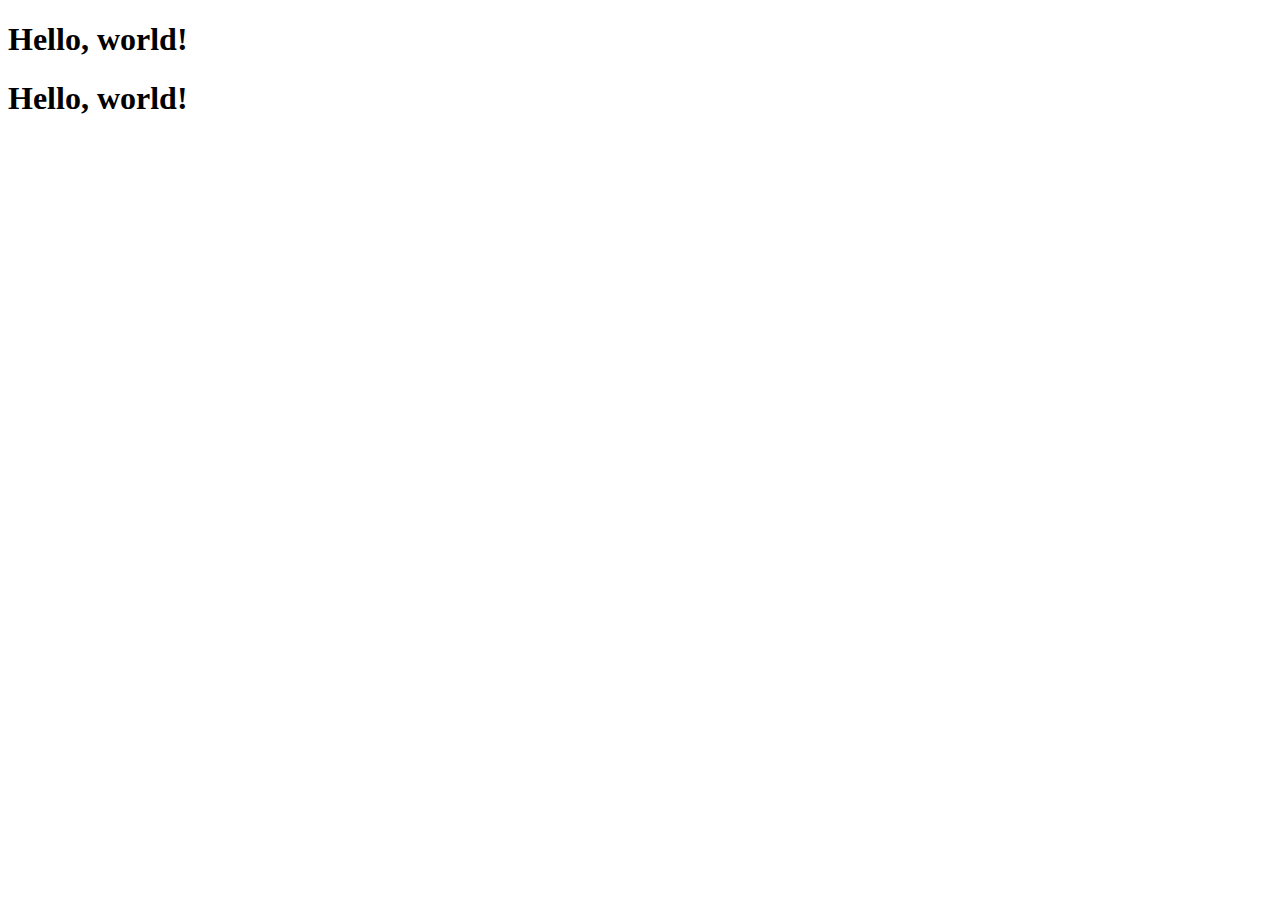
<file: index.htm>
<!doctype html>
<html lang="en">
  <head>
    <meta charset="utf-8">
    <meta name="viewport" content="width=device-width, initial-scale=1">
    <title>Bootstrap demo</title>
  </head>
  <body>
    <h1>Hello, world!</h1>
     <h1>Hello, world!</h1>
  </body>
</html>
</file>
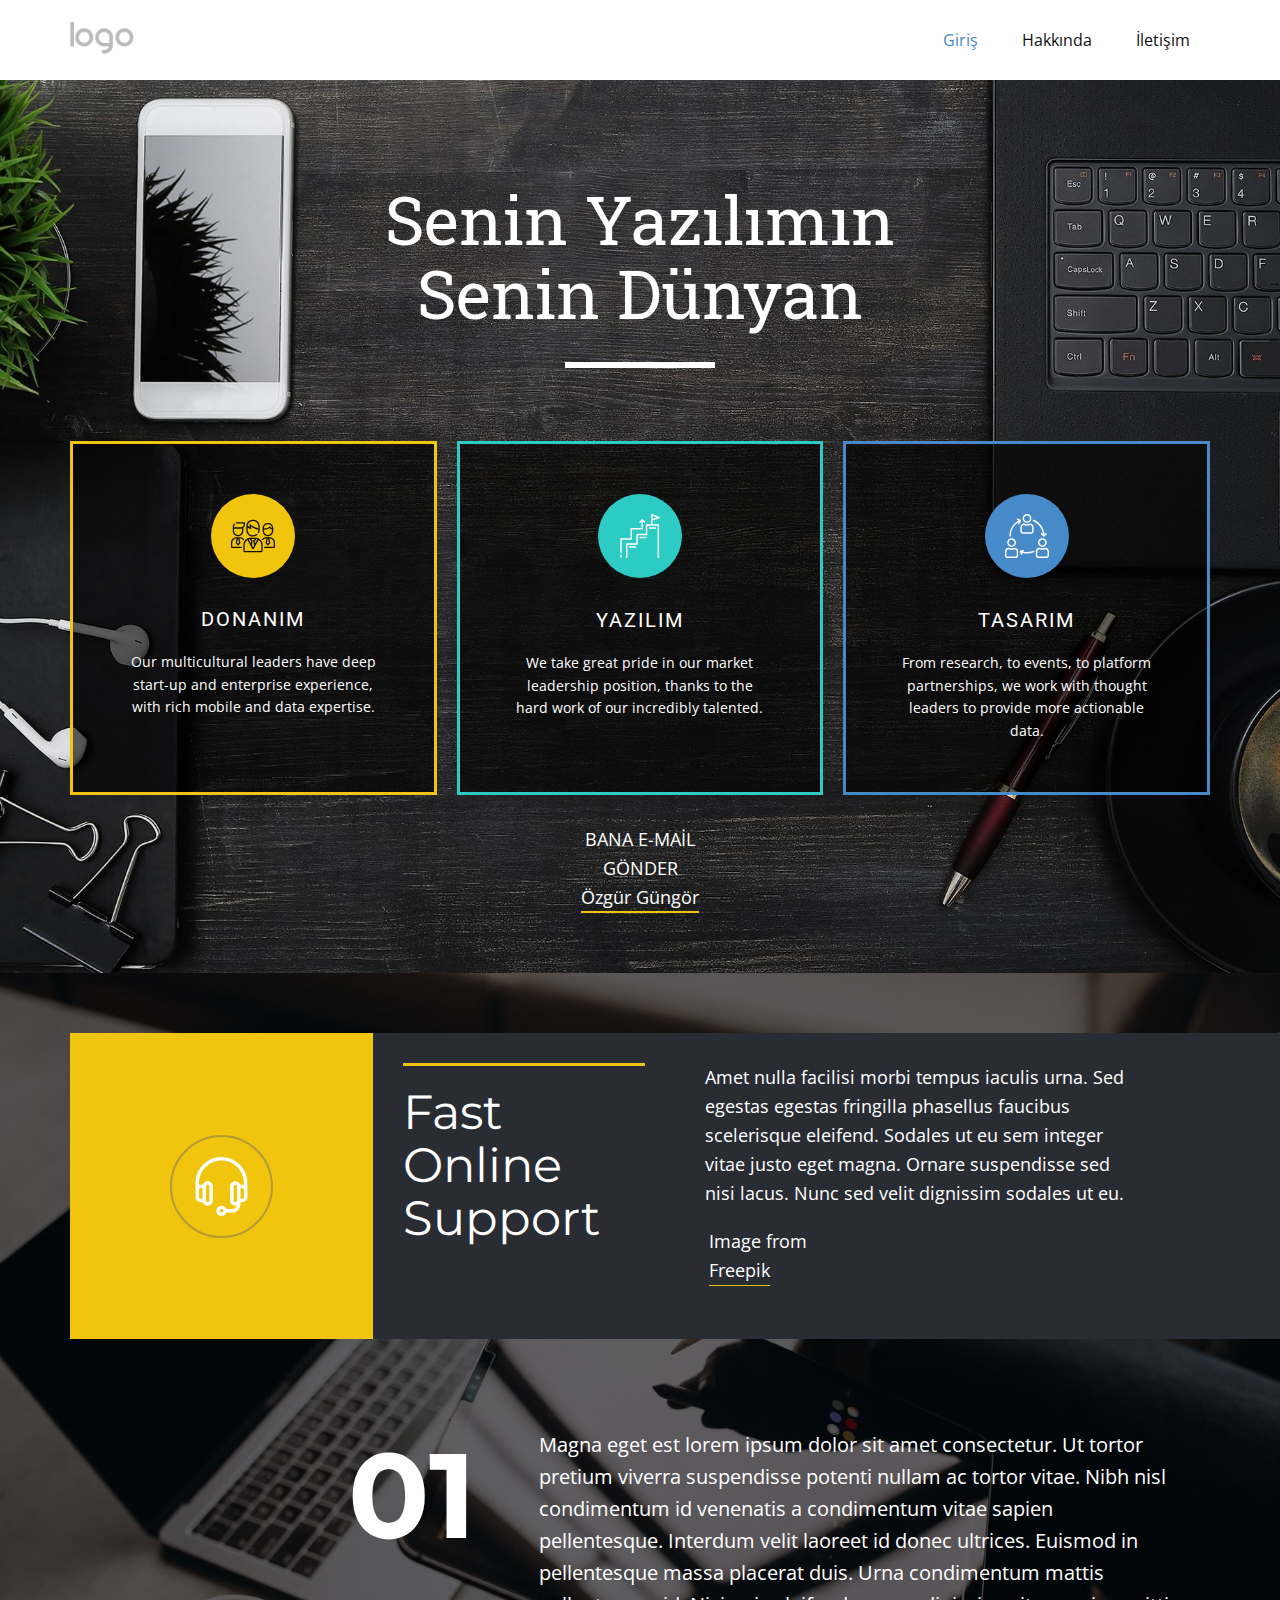
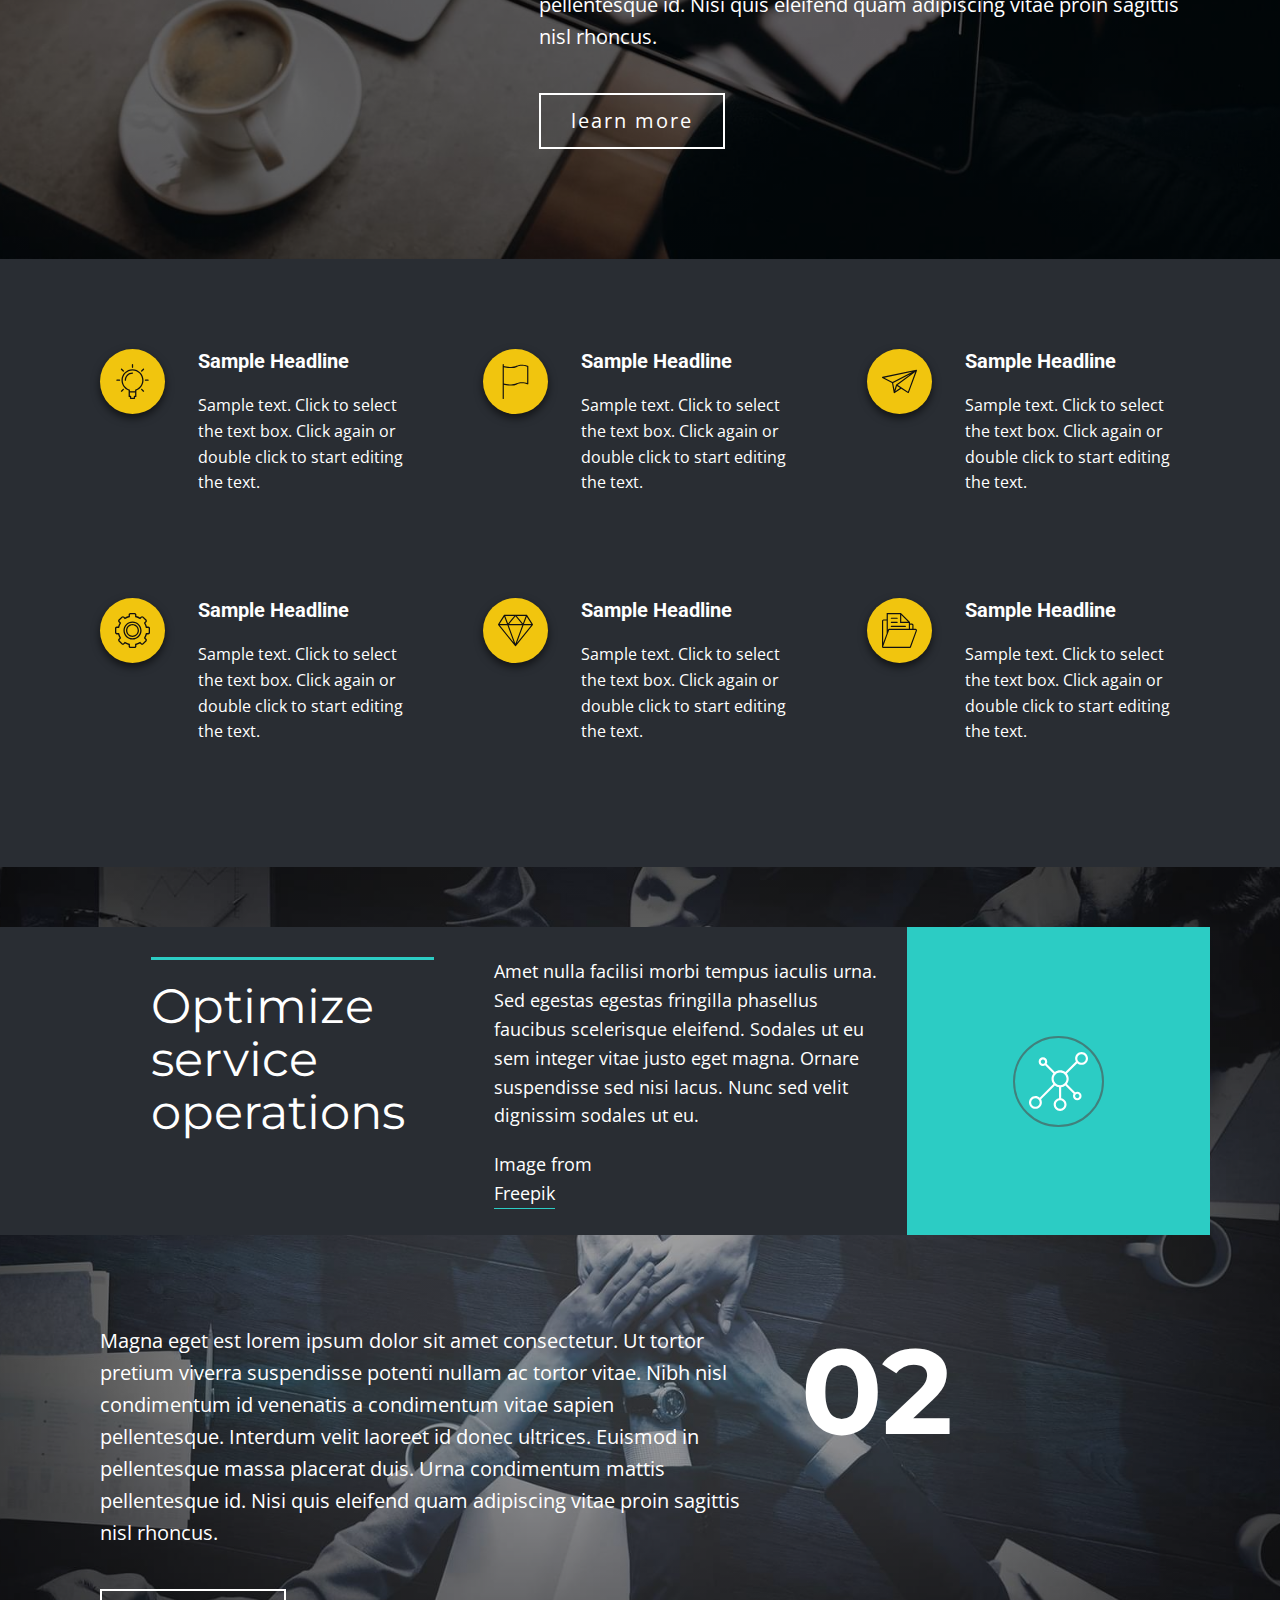
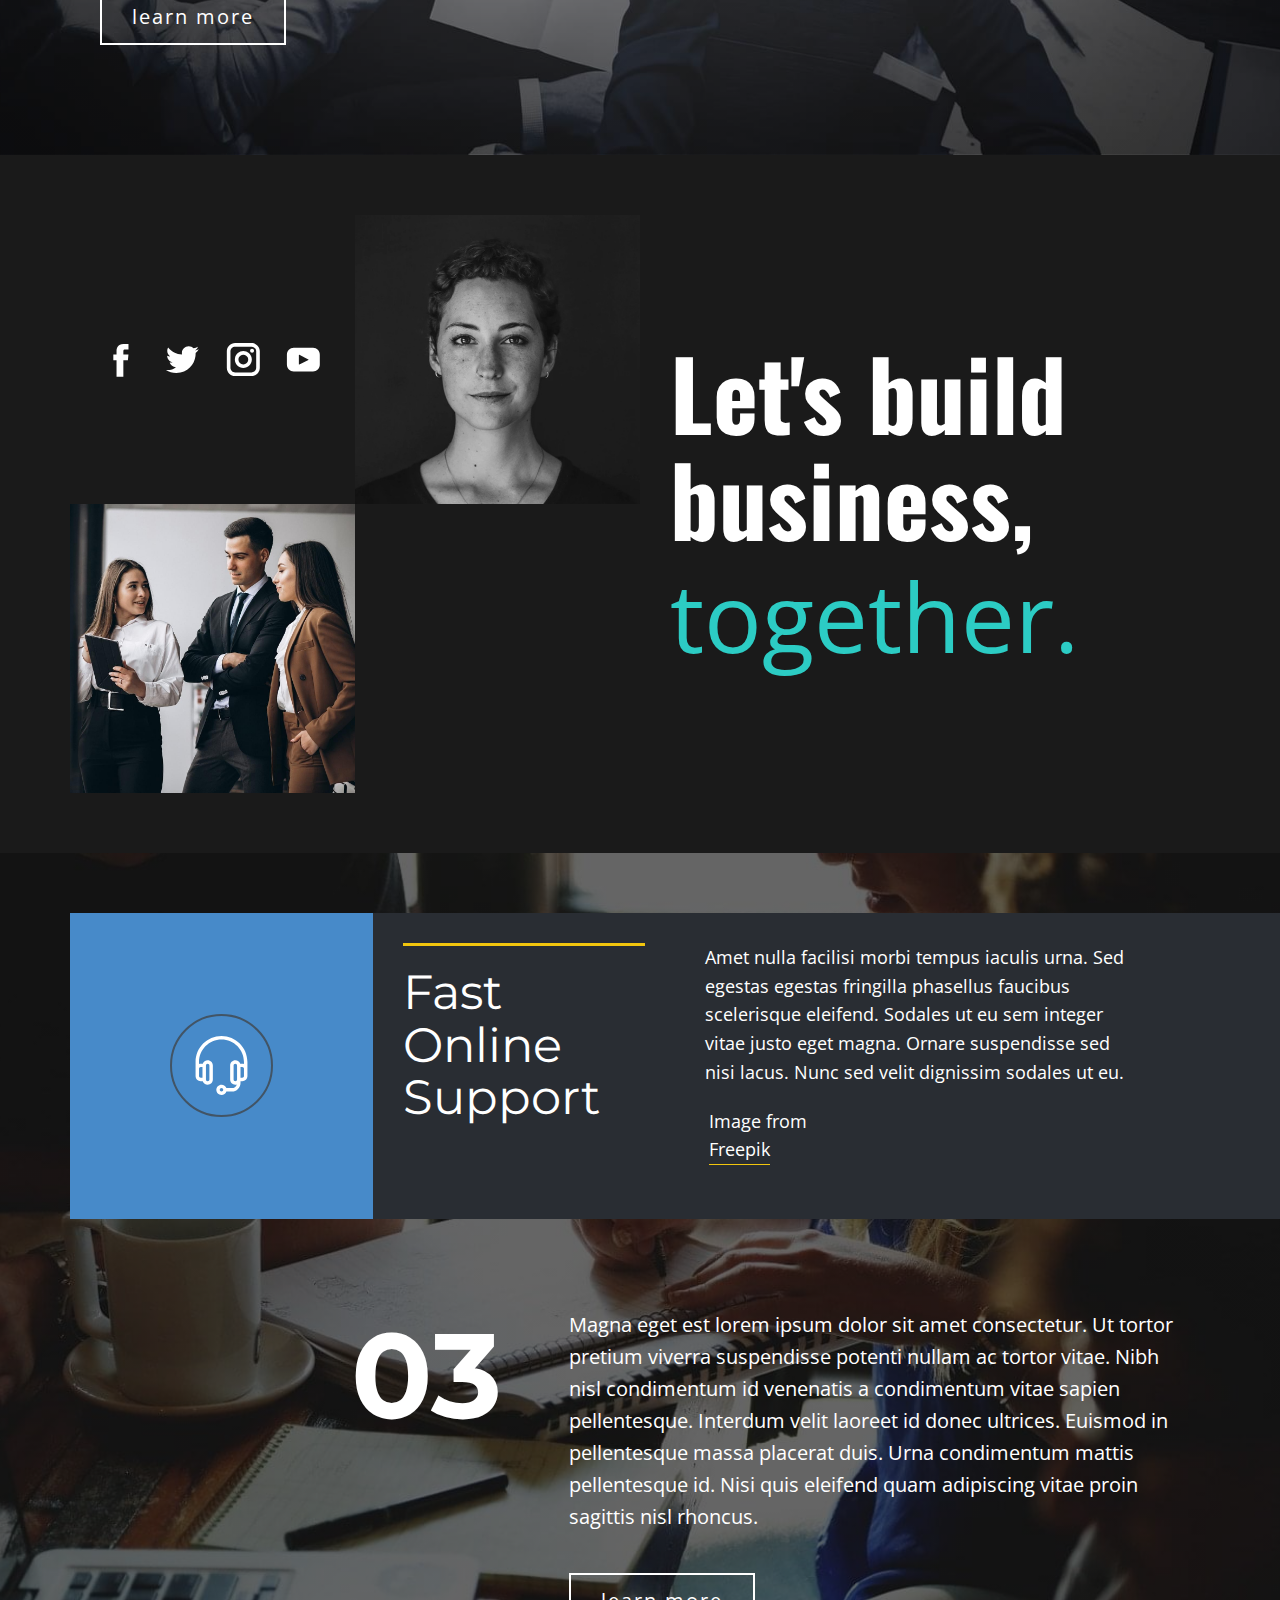
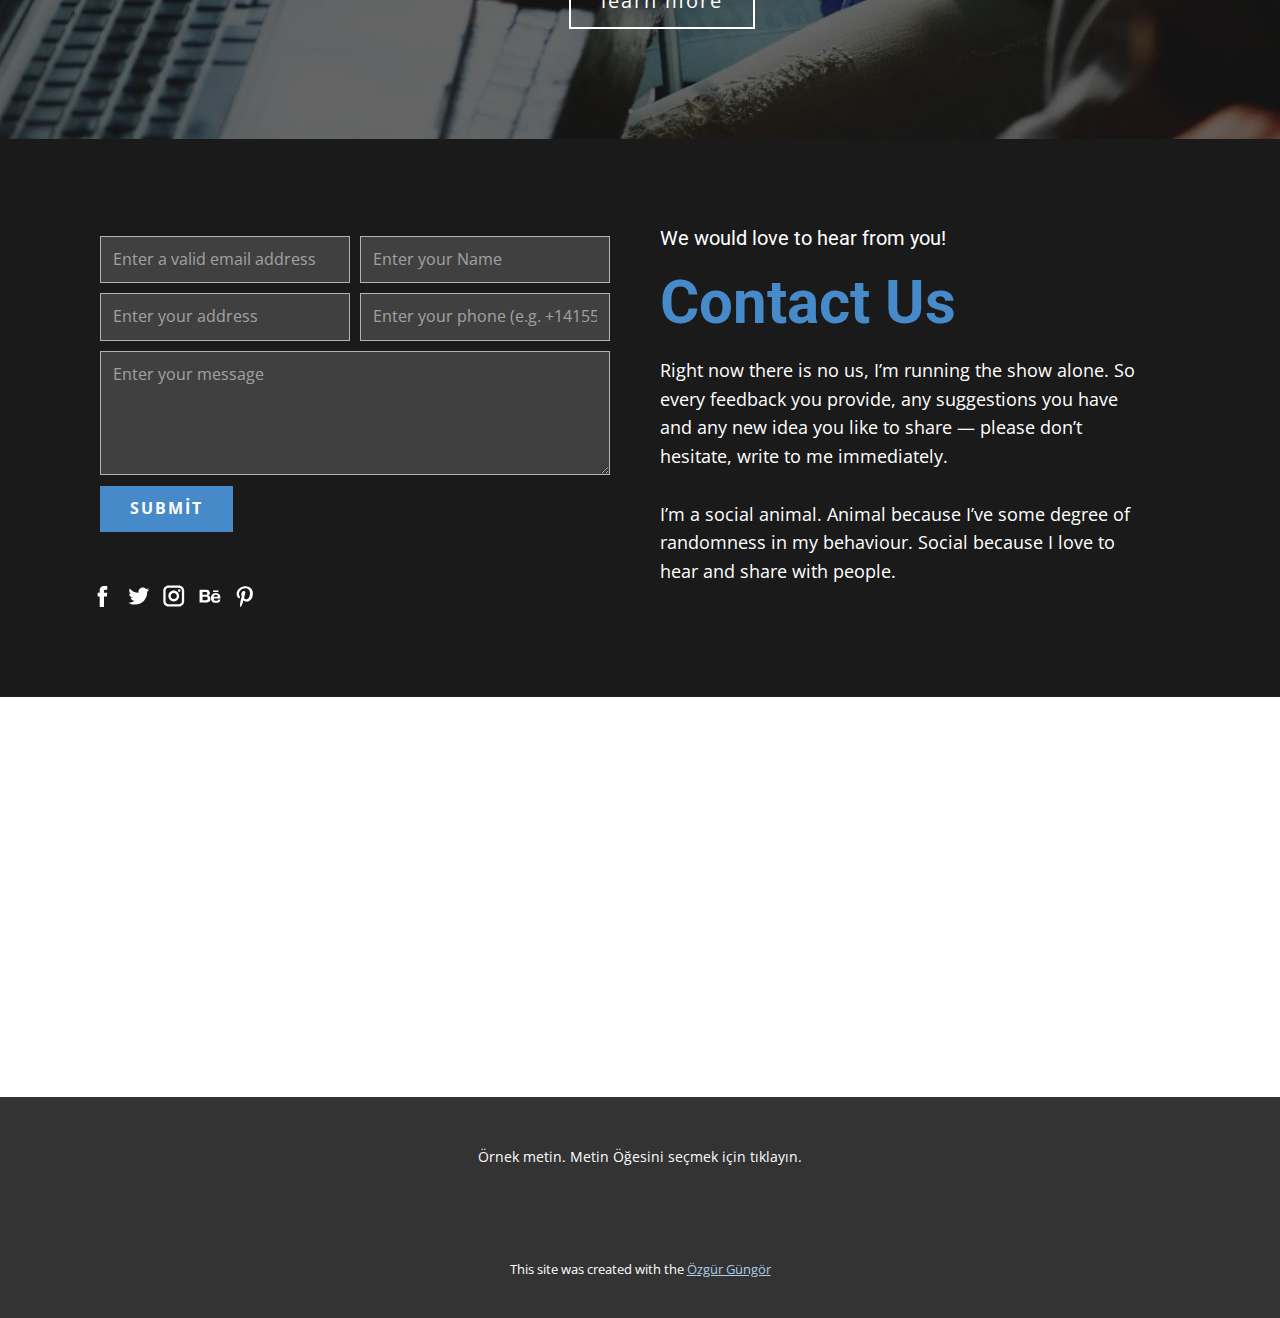
<file: index.html>
<!DOCTYPE html>
<html style="font-size: 16px;" lang="tr">
<head>
    <meta name="viewport" content="width=device-width, initial-scale=1.0">
    <meta charset="utf-8">
    <meta name="keywords" content="Get Right Solution
 for your Business, Fast Online Support, 01, Optimize service operations, 02, Let&amp;apos;s build business,, together., Fast Online Support, 03, Contact Us">
    <meta name="description" content="">








    <title>Giriş</title>
    <link rel="icon" href="code-slash.svg" type="image/x-icon">







    <link rel="stylesheet" href="nicepage.css" media="screen">
    <link rel="stylesheet" href="Giriş.css" media="screen">
    <script class="u-script" type="text/javascript" src="jquery.js" defer=""></script>
    <script class="u-script" type="text/javascript" src="nicepage.js" defer=""></script>
    <meta name="generator" content="Nicepage 6.9.2, nicepage.com">
    <meta name="referrer" content="origin">
    <link id="u-theme-google-font" rel="stylesheet" href="https://fonts.googleapis.com/css?family=Roboto:100,100i,300,300i,400,400i,500,500i,700,700i,900,900i|Open+Sans:300,300i,400,400i,500,500i,600,600i,700,700i,800,800i">
    <link id="u-page-google-font" rel="stylesheet" href="https://fonts.googleapis.com/css?family=Roboto+Slab:100,200,300,400,500,600,700,800,900|Montserrat:100,100i,200,200i,300,300i,400,400i,500,500i,600,600i,700,700i,800,800i,900,900i|Oswald:200,300,400,500,600,700">










    <script type="application/ld+json">        {
                "@context": "http://schema.org",
                "@type": "Organization",
                "name": "",
                "logo": "images/default-logo.png"
        }</script>
    <meta name="theme-color" content="#478ac9">
    <meta property="og:title" content="Giriş">
    <meta property="og:type" content="website">
    <meta data-intl-tel-input-cdn-path="intlTelInput/">
</head>
<body data-path-to-root="./" data-include-products="false" class="u-body u-xl-mode" data-lang="tr">
    <header class="u-clearfix u-header u-header" id="sec-3034">
        <div class="u-clearfix u-sheet u-valign-middle u-sheet-1">
            <a href="#" class="u-image u-logo u-image-1">
                <img src="images/default-logo.png" class="u-logo-image u-logo-image-1">
            </a>
            <nav class="u-menu u-menu-dropdown u-offcanvas u-menu-1">
                <div class="menu-collapse" style="font-size: 1rem; letter-spacing: 0px;">
                    <a class="u-button-style u-custom-left-right-menu-spacing u-custom-padding-bottom u-custom-top-bottom-menu-spacing u-nav-link u-text-active-palette-1-base u-text-hover-palette-2-base" href="#">
                        <svg class="u-svg-link" viewBox="0 0 24 24"><use xlink:href="#menu-hamburger"></use></svg>
                        <svg class="u-svg-content" version="1.1" id="menu-hamburger" viewBox="0 0 16 16" x="0px" y="0px" xmlns:xlink="http://www.w3.org/1999/xlink" xmlns="http://www.w3.org/2000/svg">
                            <g>
                                <rect y="1" width="16" height="2"></rect>
                                <rect y="7" width="16" height="2"></rect>
                                <rect y="13" width="16" height="2"></rect>
                            </g>
                        </svg>
                    </a>
                </div>
                <div class="u-nav-container">
                    <ul class="u-nav u-unstyled u-nav-1">
                        <li class="u-nav-item">
                            <a class="u-button-style u-nav-link u-text-active-palette-1-base u-text-hover-palette-2-base" href="Giriş.html" style="padding: 10px 20px;">Giriş</a>
                        </li>
                        <li class="u-nav-item">
                            <a class="u-button-style u-nav-link u-text-active-palette-1-base u-text-hover-palette-2-base" href="Hakkında.html" style="padding: 10px 20px;">Hakkında</a>
                        </li>
                        <li class="u-nav-item">
                            <a class="u-button-style u-nav-link u-text-active-palette-1-base u-text-hover-palette-2-base" href="İletişim.html" style="padding: 10px 20px;">İletişim</a>
                        </li>
                    </ul>
                </div>
                <div class="u-nav-container-collapse">
                    <div class="u-black u-container-style u-inner-container-layout u-opacity u-opacity-95 u-sidenav">
                        <div class="u-inner-container-layout u-sidenav-overflow">
                            <div class="u-menu-close"></div>
                            <ul class="u-align-center u-nav u-popupmenu-items u-unstyled u-nav-2">
                                <li class="u-nav-item">
                                    <a class="u-button-style u-nav-link" href="Giriş.html">Giriş</a>
                                </li>
                                <li class="u-nav-item">
                                    <a class="u-button-style u-nav-link" href="Hakkında.html">Hakkında</a>
                                </li>
                                <li class="u-nav-item">
                                    <a class="u-button-style u-nav-link" href="İletişim.html">İletişim</a>
                                </li>
                            </ul>
                        </div>
                    </div>
                    <div class="u-black u-menu-overlay u-opacity u-opacity-70"></div>
                </div>
            </nav>
        </div>
    </header>
    <section class="u-align-center u-clearfix u-image u-shading u-section-1" id="carousel_196a">
        <div class="u-clearfix u-sheet u-sheet-1">
            <h1 class="u-custom-font u-font-roboto-slab u-text u-text-1">



                Senin Yazılımın <br> Senin Dünyan

                      
            </h1>
            <div class="u-border-6 u-border-white u-line u-line-horizontal u-line-1"></div>
            <div class="u-clearfix u-expanded-width u-gutter-20 u-layout-wrap u-layout-wrap-1">
                <div class="u-gutter-0 u-layout">
                    <div class="u-layout-row">
                        <div class="u-black u-container-style u-layout-cell u-left-cell u-opacity u-opacity-60 u-size-20 u-layout-cell-1">
                            <div class="u-border-3 u-border-palette-3-base u-container-layout u-valign-top u-container-layout-1">
                                <span class="u-icon u-icon-circle u-palette-3-base u-icon-1">
                                    <svg class="u-svg-link" preserveAspectRatio="xMidYMin slice" viewBox="0 0 512 512" style=""><use xlink:href="#svg-39bd"></use></svg><svg class="u-svg-content" viewBox="0 0 512 512" x="0px" y="0px" id="svg-39bd" style="enable-background:new 0 0 512 512;">
                                        <g>
                                            <path d="M451.279,270.924h-14.571h-13.645h-14.571c-17.984,0-34.938,7.904-46.515,21.687c-2.664,3.172-2.252,7.903,0.919,10.567   c3.174,2.665,7.903,2.252,10.567-0.919c8.719-10.381,21.486-16.335,35.028-16.335h5.089l-11.488,48.527   c-0.584,2.465,0.116,5.058,1.861,6.894l20.495,21.568c1.416,1.49,3.381,2.334,5.437,2.334s4.021-0.844,5.437-2.334l20.495-21.568   c1.745-1.836,2.445-4.429,1.861-6.894l-11.488-48.527h5.089c25.211,0,45.721,20.51,45.721,45.721v48.11H390.529   c-4.143,0-7.5,3.357-7.5,7.5s3.357,7.5,7.5,7.5h109.819c6.425,0,11.651-5.227,11.651-11.651v-51.459   C512,298.163,484.761,270.924,451.279,270.924z M442.147,333.956l-12.262,12.903l-12.262-12.903l11.371-48.032h1.781   L442.147,333.956z"></path>
                                            <path d="M429.886,259.56c33.838,0,61.367-27.529,61.367-61.367v-22.845v-12.214c0-2.969-0.227-5.887-0.663-8.736   c-4.22-27.541-28.073-48.704-56.775-48.704h-7.857c-28.703,0-52.555,21.163-56.775,48.704c-0.437,2.849-0.663,5.766-0.663,8.736   v9.551v25.508C368.519,232.03,396.048,259.56,429.886,259.56z M425.957,120.695h7.857c23.4,0,42.438,19.038,42.438,42.438v1.799   c-9.933-4.074-16.949-9.618-18.738-15.132c-0.88-2.709-3.218-4.687-6.036-5.104c-2.817-0.416-5.629,0.799-7.255,3.137   c-8.281,11.908-38.67,22.46-60.705,18.87v-3.57C383.519,139.733,402.557,120.695,425.957,120.695z M383.519,181.808   c22.016,2.63,49.888-4.906,65.417-17.449c7.364,8.607,19.021,13.766,27.317,16.549v17.285c0,25.567-20.8,46.367-46.367,46.367   s-46.367-20.8-46.367-46.367V181.808z"></path>
                                            <path d="M149.132,303.224c3.174-2.661,3.59-7.392,0.93-10.566c-11.578-13.812-28.546-21.733-46.554-21.733H88.937H75.292H60.721   C27.239,270.924,0,298.162,0,331.644v51.46c0,6.425,5.227,11.651,11.651,11.651h109.815c4.143,0,7.5-3.357,7.5-7.5   s-3.357-7.5-7.5-7.5H15v-48.111c0-25.21,20.51-45.72,45.721-45.72h5.089l-11.488,48.527c-0.584,2.465,0.116,5.058,1.861,6.894   l20.495,21.568c1.416,1.49,3.381,2.334,5.437,2.334s4.021-0.844,5.437-2.334l20.495-21.568c1.745-1.836,2.445-4.429,1.861-6.894   l-11.488-48.527h5.089c13.56,0,26.337,5.967,35.058,16.37C141.227,305.468,145.955,305.882,149.132,303.224z M94.376,333.956   l-12.262,12.903l-12.262-12.903l11.371-48.032h1.781L94.376,333.956z"></path>
                                            <path d="M20.75,198.19c0,33.839,27.526,61.369,61.36,61.369c33.84,0,61.37-27.53,61.37-61.369V163.13   c0-0.968-0.033-1.943-0.083-2.92c12.206-9.312,20.102-24,20.102-40.502v-17.481c0-4.143-3.357-7.5-7.5-7.5H71.609   c-3.383,0-6.766,0.335-10.056,0.995c-4.061,0.815-6.692,4.769-5.877,8.83c0.816,4.061,4.771,6.691,8.83,5.877   c2.319-0.466,4.709-0.702,7.103-0.702H148.5v9.981c0,19.811-16.116,35.927-35.927,35.927H35.747v-10.046   c0-8.336,2.922-16.454,8.228-22.857c2.643-3.19,2.199-7.918-0.99-10.561c-3.192-2.643-7.918-2.199-10.561,0.99   c-7.53,9.089-11.677,20.605-11.677,32.428v17.546c0,0.02,0.003,0.039,0.003,0.058V198.19z M128.48,168.076v30.115   c0,25.568-20.802,46.369-46.37,46.369c-25.563,0-46.36-20.801-46.36-46.369v-27.557h76.823   C118.128,170.634,123.472,169.728,128.48,168.076z"></path>
                                            <path d="M320.777,284.427c-0.116-0.062-0.229-0.129-0.349-0.185c-0.809-0.375-1.624-0.732-2.441-1.079   c-0.097-0.042-0.195-0.081-0.292-0.122c-4.935-2.076-10.013-3.649-15.203-4.714c-0.001,0-0.002,0-0.003,0   c-1.333-0.273-2.672-0.514-4.019-0.72c-0.013-0.002-0.026-0.004-0.038-0.006c-1.343-0.205-2.693-0.378-4.049-0.516   c-0.029-0.003-0.058-0.005-0.088-0.008c-1.354-0.136-2.713-0.242-4.079-0.311c-0.03-0.001-0.06-0.002-0.09-0.003   c-1.379-0.068-2.763-0.106-4.153-0.106h-0.442h-59.059h-0.443c-1.39,0-2.774,0.038-4.152,0.106c-0.03,0.001-0.06,0.002-0.091,0.003   c-1.367,0.069-2.728,0.175-4.083,0.312c-0.027,0.003-0.055,0.005-0.082,0.008c-1.359,0.138-2.712,0.312-4.058,0.517   c-0.009,0.001-0.018,0.002-0.026,0.004c-6.596,1.009-13.025,2.825-19.23,5.435c-0.097,0.041-0.196,0.081-0.293,0.122   c-0.817,0.348-1.631,0.704-2.44,1.079c-0.12,0.056-0.232,0.123-0.348,0.184c-27.893,13.12-47.257,41.481-47.257,74.292v67.911   c0,9.649,7.851,17.5,17.5,17.5h189.066c9.649,0,17.5-7.851,17.5-17.5v-67.91C368.033,325.908,348.67,297.547,320.777,284.427z    M280.236,343.044l-4.962-27.26c8.732-5.29,14.812-13.895,16.924-23.827c0.075,0.007,0.151,0.01,0.225,0.017   c0.224,0.021,0.447,0.042,0.67,0.065c2.152,0.229,4.276,0.553,6.363,0.981c0.017,0.003,0.034,0.007,0.051,0.011   c1.001,0.206,1.992,0.438,2.976,0.688c0.167,0.042,0.334,0.087,0.501,0.13c0.866,0.228,1.725,0.473,2.577,0.734   c0.166,0.051,0.333,0.099,0.499,0.151c0.181,0.057,0.358,0.124,0.539,0.183L280.236,343.044z M205.398,294.918   c0.18-0.059,0.355-0.125,0.536-0.182c0.17-0.054,0.34-0.103,0.51-0.155c0.848-0.259,1.702-0.503,2.563-0.729   c0.171-0.045,0.342-0.09,0.513-0.134c0.979-0.249,1.964-0.479,2.96-0.685c0.022-0.004,0.044-0.01,0.066-0.015   c2.085-0.427,4.207-0.751,6.357-0.979c0.225-0.024,0.45-0.044,0.675-0.066c0.074-0.007,0.149-0.01,0.224-0.017   c2.112,9.933,8.192,18.538,16.924,23.828l-4.962,27.26L205.398,294.918z M259.512,312.946l9.28,50.986L256,387.282l-12.792-23.35   l9.28-50.986c0.64-3.516-1.29-6.994-4.611-8.313c-6.015-2.389-10.514-7.151-12.607-12.976h41.46   c-2.093,5.825-6.592,10.587-12.607,12.976C260.802,305.952,258.872,309.431,259.512,312.946z M353.033,426.629   c0,1.379-1.121,2.5-2.5,2.5H161.467c-1.379,0-2.5-1.121-2.5-2.5v-67.911c0-24.44,13.147-45.86,32.735-57.581l57.721,105.359   c1.315,2.402,3.838,3.896,6.577,3.896s5.262-1.494,6.577-3.896l57.72-105.359c19.589,11.722,32.736,33.142,32.736,57.582V426.629z"></path>
                                            <path d="M255.777,262.528c18.109,0,35.731-6.376,49.62-17.954c3.182-2.652,3.61-7.382,0.958-10.563s-7.383-3.61-10.563-0.958   c-11.197,9.335-25.408,14.476-40.015,14.476c-34.482,0-62.536-28.054-62.536-62.536v-28.887   c10.801,8.558,23.17,15.272,33.877,18.047c2.849,0.739,5.862-0.256,7.712-2.541c1.85-2.286,2.193-5.442,0.878-8.073   c-2.301-4.603-5.396-11.878-6.678-19.773c10.267,7.365,23.158,14.122,31.716,18.3c18.903,9.228,39.957,17.33,57.568,22.22v0.708   c0,9.203-1.95,18.063-5.797,26.332c-1.746,3.756-0.118,8.217,3.638,9.964c3.755,1.744,8.216,0.117,9.964-3.638   c4.774-10.267,7.195-21.254,7.195-32.658v-6.481v-38.603c0-39.722-32.315-72.037-72.037-72.037h-10.999   c-1.221,0-2.438,0.032-3.649,0.093c-0.254,0.013-0.504,0.04-0.757,0.055c-0.966,0.058-1.93,0.124-2.888,0.22   c-0.185,0.019-0.366,0.047-0.55,0.067c-1.033,0.111-2.063,0.238-3.087,0.393c-0.058,0.009-0.115,0.021-0.173,0.03   c-14.849,2.288-28.576,9.143-39.464,19.884c-8.564,8.448-14.75,18.685-18.219,29.876c-0.023,0.074-0.042,0.149-0.065,0.224   c-0.306,0.999-0.596,2.003-0.859,3.017c-0.145,0.555-0.267,1.119-0.399,1.679c-0.126,0.539-0.261,1.074-0.374,1.616   c-0.181,0.858-0.335,1.726-0.485,2.595c-0.044,0.255-0.096,0.507-0.136,0.763c-0.166,1.027-0.303,2.062-0.425,3.103   c-0.012,0.107-0.029,0.214-0.041,0.321c-0.124,1.1-0.218,2.208-0.292,3.322c-0.004,0.059-0.01,0.117-0.013,0.176   c-0.07,1.104-0.111,2.216-0.131,3.333c-0.001,0.059-0.006,0.117-0.007,0.175c0,0.014,0.001,0.028,0.001,0.042   c-0.005,0.352-0.027,0.7-0.027,1.054v45.084C178.241,227.746,213.023,262.528,255.777,262.528z M261.277,82.871   c31.45,0,57.037,25.587,57.037,57.037v28.782c-36.064-10.69-80.854-33.074-90.296-45.773c-1.432-1.926-3.676-3.024-6.018-3.024   c-0.5,0-1.005,0.05-1.507,0.152c-2.853,0.585-5.109,2.769-5.788,5.601c-1.268,5.293-2.333,14.767,1.041,27.547   c-7.955-4.485-16.027-10.587-22.361-17.1c1.796-26.827,22.431-48.734,48.595-52.611c0.048-0.007,0.096-0.012,0.144-0.019   c0.843-0.123,1.691-0.228,2.544-0.313c0.326-0.032,0.656-0.049,0.983-0.075c0.593-0.048,1.186-0.102,1.784-0.132   c0.942-0.046,1.889-0.072,2.842-0.072H261.277z"></path>
                                        </g>
                                    </svg>
                                </span>




                                <h4 class="u-align-center u-text u-text-2">DONANIM</h4>




                                <p class="u-align-center u-text u-text-3">Our multicultural leaders have deep start-up and enterprise experience, with rich mobile and data expertise.</p>
                            </div>
                        </div>
                        <div class="u-align-center u-black u-container-style u-layout-cell u-opacity u-opacity-60 u-size-20 u-layout-cell-2">
                            <div class="u-border-3 u-border-palette-4-base u-container-layout u-valign-top u-container-layout-2">
                                <span class="u-icon u-icon-circle u-palette-4-base u-icon-2">
                                    <svg class="u-svg-link" preserveAspectRatio="xMidYMin slice" viewBox="0 0 480.008 480.008" style=""><use xlink:href="#svg-13dc"></use></svg><svg class="u-svg-content" viewBox="0 0 480.008 480.008" x="0px" y="0px" id="svg-13dc" style="enable-background:new 0 0 480.008 480.008;">
                                        <g>
                                            <g>
                                                <path d="M455.674,37.72c-0.699-2.342-2.43-4.237-4.7-5.143l-80-32c-4.101-1.644-8.758,0.349-10.402,4.45    c-0.38,0.948-0.575,1.961-0.574,2.982v104h-48c-4.418,0-8,3.582-8,8v96h-96c-4.418,0-8,3.582-8,8v96h-104c-4.418,0-8,3.582-8,8    v144c0,4.418,3.582,8,8,8s8-3.582,8-8v-136h104c4.418,0,8-3.582,8-8v-96h96c4.418,0,8-3.582,8-8v-96h112v344c0,4.418,3.582,8,8,8    s8-3.582,8-8v-352c0-4.418-3.582-8-8-8h-64V69.96l74.296-22.288C454.528,46.41,456.937,41.954,455.674,37.72z M375.998,53.256    V19.824l47.76,19.104L375.998,53.256z"></path>
                                            </g>
                                        </g>
                                        <g>
                                            <g>
                                                <path d="M31.998,440.008c-4.418,0-8,3.582-8,8v24c0,4.418,3.582,8,8,8s8-3.582,8-8v-24    C39.998,443.59,36.417,440.008,31.998,440.008z"></path>
                                            </g>
                                        </g>
                                        <g>
                                            <g>
                                                <path d="M293.654,82.352l-24-24c-0.072-0.072-0.168-0.096-0.24-0.16c-0.682-0.67-1.479-1.211-2.352-1.6    c-0.064,0-0.136,0-0.208-0.048c-0.814-0.306-1.674-0.474-2.544-0.496c-0.256,0-0.504,0-0.8,0.04    c-0.692,0.038-1.375,0.17-2.032,0.392c-0.256,0.088-0.504,0.16-0.752,0.272c-0.891,0.383-1.704,0.925-2.4,1.6l-24,24    c-3.069,3.178-2.981,8.243,0.197,11.312c3.1,2.994,8.015,2.994,11.115,0l10.36-10.344v68.688h-112c-4.418,0-8,3.582-8,8v104h-104    c-4.418,0-8,3.582-8,8v144c0,4.418,3.582,8,8,8s8-3.582,8-8v-136h104c4.418,0,8-3.582,8-8v-104h112c4.418,0,8-3.582,8-8V83.32    l10.344,10.344c3.178,3.07,8.242,2.982,11.312-0.196C296.649,90.368,296.649,85.452,293.654,82.352z"></path>
                                            </g>
                                        </g>
                                        <g>
                                            <g>
                                                <path d="M191.998,352.008h-64c-4.418,0-8,3.582-8,8s3.582,8,8,8h64c4.418,0,8-3.582,8-8S196.417,352.008,191.998,352.008z"></path>
                                            </g>
                                        </g>
                                        <g>
                                            <g>
                                                <path d="M303.998,248.008h-64c-4.418,0-8,3.582-8,8s3.582,8,8,8h64c4.418,0,8-3.582,8-8S308.417,248.008,303.998,248.008z"></path>
                                            </g>
                                        </g>
                                        <g>
                                            <g>
                                                <path d="M407.998,144.008h-64c-4.418,0-8,3.582-8,8s3.582,8,8,8h64c4.418,0,8-3.582,8-8S412.417,144.008,407.998,144.008z"></path>
                                            </g>
                                        </g>
                                    </svg>
                                </span>
                                <h4 class="u-text u-text-4">YAZILIM</h4>




                                <p class="u-text u-text-5">We take great pride in our market leadership position, thanks to the hard work of our incredibly talented.</p>
                            </div>
                        </div>
                        <div class="u-align-center u-black u-container-style u-layout-cell u-opacity u-opacity-60 u-right-cell u-size-20 u-layout-cell-3">
                            <div class="u-border-3 u-border-palette-1-base u-container-layout u-valign-top u-container-layout-3">
                                <span class="u-icon u-icon-circle u-palette-1-base u-icon-3">
                                    <svg class="u-svg-link" preserveAspectRatio="xMidYMin slice" viewBox="0 0 480 480" style=""><use xlink:href="#svg-e4ff"></use></svg><svg class="u-svg-content" viewBox="0 0 480 480" x="0px" y="0px" id="svg-e4ff" style="enable-background:new 0 0 480 480;">
                                        <g>
                                            <g>
                                                <path d="M240,0c-26.51,0-48,21.49-48,48s21.49,48,48,48c26.499-0.026,47.974-21.501,48-48C288,21.49,266.51,0,240,0z M240,80    c-17.673,0-32-14.327-32-32s14.327-32,32-32c17.673,0,32,14.327,32,32S257.673,80,240,80z"></path>
                                            </g>
                                        </g>
                                        <g>
                                            <g>
                                                <path d="M272,104h-1.888l-1.688,0.84c-17.901,8.913-38.947,8.913-56.848,0l-1.688-0.84H208c-22.08,0.026-39.974,17.92-40,40v48    c0,13.255,10.745,24,24,24h96c13.255,0,24-10.745,24-24v-48C311.974,121.92,294.08,104.026,272,104z M296,192c0,4.418-3.582,8-8,8    h-96c-4.418,0-8-3.582-8-8v-48c0.002-12.592,9.735-23.042,22.296-23.936c21.375,9.92,46.034,9.92,67.408,0    c12.56,0.894,22.294,11.344,22.296,23.936V192z"></path>
                                            </g>
                                        </g>
                                        <g>
                                            <g>
                                                <path d="M408,264c-26.51,0-48,21.49-48,48c0,26.51,21.49,48,48,48c26.51,0,48-21.49,48-48    C455.974,285.501,434.499,264.026,408,264z M408,344c-17.673,0-32-14.327-32-32c0-17.673,14.327-32,32-32    c17.673,0,32,14.327,32,32C440,329.673,425.673,344,408,344z"></path>
                                            </g>
                                        </g>
                                        <g>
                                            <g>
                                                <path d="M440,368h-1.888l-1.688,0.8c-17.901,8.912-38.947,8.912-56.848,0l-1.688-0.8H376c-22.08,0.026-39.974,17.92-40,40v48    c0,13.255,10.745,24,24,24h96c13.255,0,24-10.745,24-24v-48C479.974,385.92,462.08,368.026,440,368z M464,456c0,4.418-3.582,8-8,8    h-96c-4.418,0-8-3.582-8-8v-48c0.002-12.592,9.735-23.042,22.296-23.936c21.375,9.92,46.033,9.92,67.408,0    C454.265,384.958,463.998,395.408,464,408V456z"></path>
                                            </g>
                                        </g>
                                        <g>
                                            <g>
                                                <path d="M72,264c-26.51,0-48,21.49-48,48c0,26.51,21.49,48,48,48s48-21.49,48-48C119.974,285.501,98.499,264.026,72,264z M72,344    c-17.673,0-32-14.327-32-32c0-17.673,14.327-32,32-32s32,14.327,32,32C104,329.673,89.673,344,72,344z"></path>
                                            </g>
                                        </g>
                                        <g>
                                            <g>
                                                <path d="M104,368h-1.888l-1.688,0.8c-17.901,8.912-38.947,8.912-56.848,0l-1.688-0.8H40c-22.08,0.026-39.974,17.92-40,40v48    c0,13.255,10.745,24,24,24h96c13.255,0,24-10.745,24-24v-48C143.974,385.92,126.08,368.026,104,368z M128,456c0,4.418-3.582,8-8,8    H24c-4.418,0-8-3.582-8-8v-48c0.002-12.592,9.735-23.042,22.296-23.936c21.375,9.92,46.033,9.92,67.408,0    C118.265,384.958,127.998,395.408,128,408V456z"></path>
                                            </g>
                                        </g>
                                        <g>
                                            <g>
                                                <path d="M319.372,406.276c-0.004-0.009-0.008-0.018-0.012-0.028c-1.732-4.065-6.431-5.956-10.495-4.224c0,0,0,0,0,0    c-36.125,15.14-76.245,17.902-114.104,7.856l7.488-2.2c4.242-1.242,6.674-5.686,5.432-9.928s-5.686-6.674-9.928-5.432l-32,9.384    c-0.12,0-0.208,0.136-0.32,0.176c-0.741,0.276-1.437,0.662-2.064,1.144c-0.278,0.15-0.545,0.318-0.8,0.504    c-0.844,0.753-1.513,1.681-1.96,2.72c-0.434,1.046-0.641,2.172-0.608,3.304c0.195,1.083,0.462,2.152,0.8,3.2    c0.048,0.112,0,0.24,0.088,0.352l16,30.616c2.046,3.919,6.881,5.438,10.8,3.392s5.438-6.881,3.392-10.8l-6.512-12.448    c43.014,12.93,89.195,10.417,130.552-7.104C319.189,415.039,321.093,410.345,319.372,406.276z"></path>
                                            </g>
                                        </g>
                                        <g>
                                            <g>
                                                <path d="M453.656,210.344c-3.124-3.123-8.188-3.123-11.312,0l-11.32,11.32c-6.624-70.07-51.111-130.876-115.888-158.4    c-4.065-1.732-8.764,0.159-10.496,4.224c-1.732,4.065,0.159,8.764,4.224,10.496c58.11,24.697,98.504,78.669,105.816,141.384    l-9.024-9.024c-3.178-3.07-8.242-2.982-11.312,0.196c-2.994,3.1-2.994,8.015,0,11.116l24,24c3.12,3.128,8.186,3.135,11.314,0.014    c0.005-0.005,0.01-0.01,0.014-0.014l24-24C456.791,218.528,456.784,213.464,453.656,210.344z"></path>
                                            </g>
                                        </g>
                                        <g>
                                            <g>
                                                <path d="M175.768,69.272c-0.026-0.467-0.095-0.93-0.208-1.384c0-0.072-0.088-0.12-0.12-0.2c-0.032-0.08,0-0.136,0-0.2    c-0.218-0.389-0.47-0.759-0.752-1.104c-0.259-0.469-0.565-0.911-0.912-1.32c-0.473-0.419-0.997-0.776-1.56-1.064    c-0.281-0.239-0.581-0.456-0.896-0.648l-32-14.616c-4.087-1.678-8.761,0.275-10.439,4.362c-1.587,3.865,0.068,8.301,3.799,10.182    l16.568,7.576C86.875,104.237,47.955,169.256,48,240c0,4.418,3.582,8,8,8s8-3.582,8-8c-0.04-62.293,32.901-119.952,86.584-151.552    l-5.784,12.088c-1.907,3.977-0.236,8.747,3.736,10.664c1.079,0.527,2.263,0.801,3.464,0.8c3.072-0.004,5.87-1.767,7.2-4.536    l16-33.384c0-0.08,0-0.168,0.064-0.248c0.208-0.547,0.353-1.116,0.432-1.696c0.137-0.431,0.239-0.872,0.304-1.32    C175.973,70.295,175.896,69.778,175.768,69.272z"></path>
                                            </g>
                                        </g>
                                    </svg>
                                </span>
                                <h4 class="u-text u-text-6">TASARIM</h4>







                                <p class="u-text u-text-7">From research, to events, to platform partnerships, we work with thought leaders to provide more actionable data.</p>
                            </div>
                        </div>
                    </div>
                </div>
            </div>
            <p class="u-text u-text-default u-text-8">
                BANA E-MAİL GÖNDER <a href="https://www.icloud.com/mail/ozgurgungoor@icloud.com" class="u-border-2 u-border-palette-3-base u-btn u-button-style u-none u-text-body-alt-color u-btn-1">Özgür Güngör</a>
            </p>
        </div>
    </section>
    <section class="u-align-left u-clearfix u-image u-shading u-section-2" id="carousel_37fb" data-image-width="1600" data-image-height="1067">
        <div class="u-clearfix u-layout-wrap u-layout-wrap-1">
            <div class="u-gutter-0 u-layout">
                <div class="u-layout-row">
                    <div class="u-align-center-lg u-align-center-md u-align-center-xl u-align-left-sm u-align-left-xs u-container-style u-layout-cell u-left-cell u-palette-3-base u-size-15 u-size-30-md u-layout-cell-1">
                        <div class="u-container-layout u-valign-middle u-container-layout-1">
                            <span class="u-border-2 u-border-palette-3-dark-1 u-icon u-icon-circle u-text-white u-icon-1">
                                <svg class="u-svg-link" preserveAspectRatio="xMidYMin slice" viewBox="0 0 512 512" style=""><use xlink:href="#svg-05b5"></use></svg><svg class="u-svg-content" viewBox="0 0 512 512" x="0px" y="0px" id="svg-05b5" style="enable-background:new 0 0 512 512;">
                                    <g>
                                        <g>
                                            <path d="M256,0C131.935,0,31,100.935,31,225c0,13.749,0,120.108,0,122c0,24.813,20.187,45,45,45h17.58    c6.192,17.458,22.865,30,42.42,30c24.813,0,45-20.187,45-45V255c0-24.813-20.187-45-45-45c-19.555,0-36.228,12.542-42.42,30H76    c-5.259,0-10.305,0.915-15,2.58V225c0-107.523,87.477-195,195-195s195,87.477,195,195v17.58c-4.695-1.665-9.741-2.58-15-2.58    h-17.58c-6.192-17.458-22.865-30-42.42-30c-24.813,0-45,20.187-45,45v122c0,24.813,20.187,45,45,45    c4.541,0,8.925-0.682,13.061-1.939C383.45,438.523,366.272,452,346,452h-47.58c-6.192-17.458-22.865-30-42.42-30    c-24.813,0-45,20.187-45,45s20.187,45,45,45c19.555,0,36.228-12.542,42.42-30H346c41.355,0,75-33.645,75-75v-15h15    c24.813,0,45-20.187,45-45c0-1.864,0-108.262,0-122C481,100.935,380.065,0,256,0z M121,255c0-8.271,6.729-15,15-15s15,6.729,15,15    v122c0,8.271-6.729,15-15,15s-15-6.729-15-15V255z M76,270h15v92H76c-8.271,0-15-6.729-15-15v-62C61,276.729,67.729,270,76,270z     M256,482c-8.271,0-15-6.729-15-15s6.729-15,15-15s15,6.729,15,15S264.271,482,256,482z M391,377c0,8.271-6.729,15-15,15    s-15-6.729-15-15V255c0-8.271,6.729-15,15-15s15,6.729,15,15V377z M451,347c0,8.271-6.729,15-15,15h-15v-92h15    c8.271,0,15,6.729,15,15V347z"></path>
                                        </g>
                                    </g>
                                </svg>
                            </span>
                        </div>
                    </div>
                    <div class="u-align-left u-container-style u-layout-cell u-palette-5-dark-3 u-size-15-lg u-size-15-xl u-size-22-sm u-size-22-xs u-size-30-md u-layout-cell-2">
                        <div class="u-container-layout u-container-layout-2">
                            <div class="u-border-3 u-border-palette-3-base u-expanded-width u-line u-line-horizontal u-line-1"></div>
                            <h1 class="u-custom-font u-font-montserrat u-text u-text-1">Fast Online Support</h1>
                        </div>
                    </div>
                    <div class="u-container-style u-layout-cell u-palette-5-dark-3 u-size-17-sm u-size-17-xs u-size-24-lg u-size-24-xl u-size-30-md u-layout-cell-3">
                        <div class="u-container-layout u-container-layout-3">
                            <p class="u-text u-text-default u-text-2">Amet nulla facilisi morbi tempus iaculis urna. Sed egestas egestas fringilla phasellus faucibus scelerisque eleifend. Sodales ut eu sem integer vitae justo eget magna. Ornare suspendisse sed nisi lacus. Nunc sed velit dignissim sodales ut eu.&nbsp;</p>
                            <p class="u-text u-text-3">
                                Image from <a href="" class="u-border-1 u-border-palette-3-base u-btn u-button-style u-none u-text-body-alt-color u-btn-1" target="_blank">Freepik</a>
                            </p>
                        </div>
                    </div>
                    <div class="u-container-style u-hidden-sm u-hidden-xs u-layout-cell u-palette-5-dark-3 u-right-cell u-size-30-md u-size-6 u-layout-cell-4">
                        <div class="u-container-layout u-container-layout-4"></div>
                    </div>
                </div>
            </div>
        </div>
        <div class="u-clearfix u-layout-wrap u-layout-wrap-2">
            <div class="u-layout">
                <div class="u-layout-row">
                    <div class="u-container-style u-layout-cell u-left-cell u-size-13-lg u-size-13-xl u-size-19-md u-size-19-sm u-size-19-xs u-layout-cell-5">
                        <div class="u-container-layout u-valign-top-md u-valign-top-sm u-valign-top-xs u-container-layout-5">
                            <h2 class="u-custom-font u-font-montserrat u-text u-text-body-alt-color u-text-default u-text-4">01</h2>
                        </div>
                    </div>
                    <div class="u-align-left u-container-style u-layout-cell u-right-cell u-size-41-md u-size-41-sm u-size-41-xs u-size-47-lg u-size-47-xl u-layout-cell-6">
                        <div class="u-container-layout u-container-layout-6">
                            <p class="u-text u-text-body-alt-color u-text-default u-text-5">Magna eget est lorem ipsum dolor sit amet consectetur. Ut tortor pretium viverra suspendisse potenti nullam ac tortor vitae. Nibh nisl condimentum id venenatis a condimentum vitae sapien pellentesque. Interdum velit laoreet id donec ultrices. Euismod in pellentesque massa placerat duis. Urna condimentum mattis pellentesque id. Nisi quis eleifend quam adipiscing vitae proin sagittis nisl rhoncus. </p>
                            <a href="#" class="u-active-white u-border-2 u-border-white u-btn u-btn-rectangle u-button-style u-hover-white u-none u-btn-2">learn more</a>
                        </div>
                    </div>
                </div>
            </div>
        </div>
    </section>
    <section class="u-align-center u-clearfix u-palette-5-dark-3 u-section-3" id="carousel_6294">
        <div class="u-clearfix u-sheet u-valign-middle u-sheet-1">
            <div class="u-expanded-width u-list u-list-1">
                <div class="u-repeater u-repeater-1">
                    <div class="u-align-left u-container-style u-list-item u-repeater-item">
                        <div class="u-container-layout u-similar-container u-valign-top u-container-layout-1">
                            <span class="u-icon u-icon-circle u-palette-3-base u-icon-1">
                                <svg class="u-svg-link" preserveAspectRatio="xMidYMin slice" viewBox="0 0 54 54" style=""><use xlink:href="#svg-c045"></use></svg><svg class="u-svg-content" viewBox="0 0 54 54" x="0px" y="0px" id="svg-c045" style="enable-background:new 0 0 54 54;">
                                    <g>
                                        <path d="M27,8c-9.374,0-17,7.626-17,17c0,7.112,4.391,13.412,11,15.9V50c0,0.553,0.447,1,1,1h1v2c0,0.553,0.447,1,1,1h6
		c0.553,0,1-0.447,1-1v-2h1c0.553,0,1-0.447,1-1v-9.1c6.609-2.488,11-8.788,11-15.9C44,15.626,36.374,8,27,8z M30,49
		c-0.553,0-1,0.447-1,1v2h-4v-2c0-0.553-0.447-1-1-1h-1v-5h8v5H30z M31.688,39.242C31.277,39.377,31,39.761,31,40.192V42h-8v-1.808
		c0-0.432-0.277-0.815-0.688-0.95C16.145,37.214,12,31.49,12,25c0-8.271,6.729-15,15-15s15,6.729,15,15
		C42,31.49,37.855,37.214,31.688,39.242z"></path>
                                        <path d="M27,6c0.553,0,1-0.447,1-1V1c0-0.553-0.447-1-1-1s-1,0.447-1,1v4C26,5.553,26.447,6,27,6z"></path>
                                        <path d="M51,24h-4c-0.553,0-1,0.447-1,1s0.447,1,1,1h4c0.553,0,1-0.447,1-1S51.553,24,51,24z"></path>
                                        <path d="M7,24H3c-0.553,0-1,0.447-1,1s0.447,1,1,1h4c0.553,0,1-0.447,1-1S7.553,24,7,24z"></path>
                                        <path d="M43.264,7.322l-2.828,2.828c-0.391,0.391-0.391,1.023,0,1.414c0.195,0.195,0.451,0.293,0.707,0.293
		s0.512-0.098,0.707-0.293l2.828-2.828c0.391-0.391,0.391-1.023,0-1.414S43.654,6.932,43.264,7.322z"></path>
                                        <path d="M12.15,38.436l-2.828,2.828c-0.391,0.391-0.391,1.023,0,1.414c0.195,0.195,0.451,0.293,0.707,0.293
		s0.512-0.098,0.707-0.293l2.828-2.828c0.391-0.391,0.391-1.023,0-1.414S12.541,38.045,12.15,38.436z"></path>
                                        <path d="M41.85,38.436c-0.391-0.391-1.023-0.391-1.414,0s-0.391,1.023,0,1.414l2.828,2.828c0.195,0.195,0.451,0.293,0.707,0.293
		s0.512-0.098,0.707-0.293c0.391-0.391,0.391-1.023,0-1.414L41.85,38.436z"></path>
                                        <path d="M12.15,11.564c0.195,0.195,0.451,0.293,0.707,0.293s0.512-0.098,0.707-0.293c0.391-0.391,0.391-1.023,0-1.414l-2.828-2.828
		c-0.391-0.391-1.023-0.391-1.414,0s-0.391,1.023,0,1.414L12.15,11.564z"></path>
                                        <path d="M27,13c-6.617,0-12,5.383-12,12c0,0.553,0.447,1,1,1s1-0.447,1-1c0-5.514,4.486-10,10-10c0.553,0,1-0.447,1-1
		S27.553,13,27,13z"></path>
                                    </g>
                                </svg>


                            </span>
                            <div class="u-container-style u-group u-group-1">
                                <div class="u-container-layout u-valign-top u-container-layout-2">
                                    <h5 class="u-text u-text-1">Sample Headline</h5>
                                    <p class="u-text u-text-2">Sample text. Click to select the text box. Click again or double click to start editing the text.</p>
                                </div>
                            </div>
                        </div>
                    </div>
                    <div class="u-align-left u-container-style u-list-item u-repeater-item">
                        <div class="u-container-layout u-similar-container u-valign-top u-container-layout-3">
                            <span class="u-icon u-icon-circle u-palette-3-base u-icon-2">
                                <svg class="u-svg-link" preserveAspectRatio="xMidYMin slice" viewBox="0 0 60 60" style=""><use xlink:href="#svg-36bf"></use></svg><svg class="u-svg-content" viewBox="0 0 60 60" x="0px" y="0px" id="svg-36bf" style="enable-background:new 0 0 60 60;"><path d="M51.371,3.146c-0.459-0.185-11.359-4.452-19.84,0.045C24.811,6.758,13.015,4.082,10,3.308V1c0-0.553-0.447-1-1-1  S8,0.447,8,1v3c0,0.014,0.007,0.026,0.008,0.04C8.008,4.052,8,4.062,8,4.074V33v1.074V59c0,0.553,0.447,1,1,1s1-0.447,1-1V35.375  c2.273,0.567,7.227,1.632,12.368,1.632c3.557,0,7.2-0.511,10.101-2.049c7.652-4.061,18.056,0.004,18.16,0.045  c0.309,0.124,0.657,0.086,0.932-0.102C51.835,34.716,52,34.406,52,34.074v-30C52,3.665,51.751,3.298,51.371,3.146z M50,32.665  c-3.26-1.038-11.646-3.096-18.469,0.525C24.812,36.756,13.02,34.082,10,33.308V33V5.375c3.853,0.961,15.381,3.343,22.469-0.417  C39.035,1.475,47.627,3.973,50,4.777V32.665z"></path></svg>


                            </span>
                            <div class="u-container-style u-group u-video-cover u-group-2">
                                <div class="u-container-layout u-valign-top u-container-layout-4">
                                    <h5 class="u-text u-text-3">Sample Headline</h5>
                                    <p class="u-text u-text-4">Sample text. Click to select the text box. Click again or double click to start editing the text.</p>
                                </div>
                            </div>
                        </div>
                    </div>
                    <div class="u-align-left u-container-style u-list-item u-repeater-item">
                        <div class="u-container-layout u-similar-container u-valign-top u-container-layout-5">
                            <span class="u-icon u-icon-circle u-palette-3-base u-icon-3">
                                <svg class="u-svg-link" preserveAspectRatio="xMidYMin slice" viewBox="0 0 60.062 60.062" style=""><use xlink:href="#svg-4350"></use></svg><svg class="u-svg-content" viewBox="0 0 60.062 60.062" x="0px" y="0px" id="svg-4350" style="enable-background:new 0 0 60.062 60.062;"><path d="M60.046,11.196c0.004-0.024,0.011-0.048,0.013-0.072c0.007-0.074-0.001-0.149-0.01-0.224  c-0.002-0.019,0.001-0.037-0.002-0.056c-0.018-0.099-0.051-0.196-0.1-0.289c-0.008-0.016-0.019-0.031-0.028-0.047  c-0.002-0.002-0.002-0.005-0.003-0.008c-0.001-0.002-0.004-0.003-0.005-0.006c-0.007-0.011-0.013-0.023-0.02-0.033  c-0.062-0.091-0.137-0.166-0.221-0.23c-0.019-0.014-0.041-0.022-0.061-0.035c-0.074-0.049-0.152-0.089-0.236-0.116  c-0.037-0.012-0.074-0.018-0.112-0.025c-0.073-0.015-0.146-0.022-0.222-0.02c-0.04,0.001-0.078,0.003-0.118,0.009  c-0.026,0.004-0.051,0-0.077,0.006L0.798,22.046c-0.413,0.086-0.729,0.421-0.788,0.839s0.15,0.828,0.523,1.025l16.632,8.773  l2.917,16.187c-0.002,0.012,0.001,0.025,0,0.037c-0.01,0.08-0.011,0.158-0.001,0.237c0.005,0.04,0.01,0.078,0.02,0.117  c0.023,0.095,0.06,0.184,0.11,0.268c0.01,0.016,0.01,0.035,0.021,0.051c0.003,0.005,0.008,0.009,0.012,0.013  c0.013,0.019,0.031,0.034,0.046,0.053c0.047,0.058,0.096,0.111,0.152,0.156c0.009,0.007,0.015,0.018,0.025,0.025  c0.015,0.011,0.032,0.014,0.047,0.024c0.061,0.04,0.124,0.073,0.191,0.099c0.027,0.01,0.052,0.022,0.08,0.03  c0.09,0.026,0.183,0.044,0.277,0.044c0.001,0,0.002,0,0.003,0h0c0,0,0,0,0,0c0.004,0,0.008-0.002,0.012-0.002  c0.017,0.001,0.034,0.002,0.051,0.002c0.277,0,0.527-0.124,0.712-0.315l11.079-7.386l11.6,7.54c0.164,0.106,0.354,0.161,0.545,0.161  c0.105,0,0.212-0.017,0.315-0.051c0.288-0.096,0.518-0.318,0.623-0.604l13.996-37.989c0.013-0.034,0.024-0.069,0.033-0.105  c0.004-0.015,0.005-0.03,0.008-0.044C60.042,11.22,60.044,11.208,60.046,11.196z M48.464,17.579L24.471,35.22  c-0.039,0.029-0.07,0.065-0.104,0.099c-0.013,0.012-0.026,0.022-0.037,0.035c-0.021,0.023-0.04,0.046-0.059,0.071  c-0.018,0.024-0.032,0.049-0.048,0.074c-0.037,0.06-0.068,0.122-0.092,0.188c-0.005,0.013-0.013,0.023-0.017,0.036  c-0.001,0.004-0.005,0.006-0.006,0.01l-2.75,8.937l-2.179-12.091L48.464,17.579z M22.908,46.594l2.726-9.004l4.244,2.759  l1.214,0.789l-4.124,2.749L22.908,46.594z M52.044,13.498L18.071,30.899l-14.14-7.458L52.044,13.498z M44.559,47.504L29.154,37.492  l-2.333-1.517l30.154-22.172L44.559,47.504z"></path></svg>


                            </span>
                            <div class="u-container-style u-group u-video-cover u-group-3">
                                <div class="u-container-layout u-valign-top u-container-layout-6">
                                    <h5 class="u-text u-text-5">Sample Headline</h5>
                                    <p class="u-text u-text-6">Sample text. Click to select the text box. Click again or double click to start editing the text.</p>
                                </div>
                            </div>
                        </div>
                    </div>
                    <div class="u-align-left u-container-style u-list-item u-repeater-item">
                        <div class="u-container-layout u-similar-container u-valign-top u-container-layout-7">
                            <span class="u-icon u-icon-circle u-palette-3-base u-icon-4">
                                <svg class="u-svg-link" preserveAspectRatio="xMidYMin slice" viewBox="0 0 54 54" style=""><use xlink:href="#svg-0695"></use></svg><svg class="u-svg-content" viewBox="0 0 54 54" x="0px" y="0px" id="svg-0695" style="enable-background:new 0 0 54 54;">
                                    <g>
                                        <path d="M27,13c-7.72,0-14,6.28-14,14s6.28,14,14,14s14-6.28,14-14S34.72,13,27,13z M27,39c-6.617,0-12-5.383-12-12s5.383-12,12-12
		s12,5.383,12,12S33.617,39,27,39z"></path>
                                        <path d="M51.22,21h-2.018c-0.515-1.912-1.272-3.742-2.26-5.457l1.426-1.426c0.525-0.525,0.814-1.224,0.814-1.966
		c0-0.743-0.289-1.441-0.814-1.967l-4.553-4.553c-1.05-1.049-2.881-1.051-3.933,0l-1.426,1.426C36.74,6.07,34.911,5.313,33,4.798
		V2.78C33,1.247,31.753,0,30.22,0H23.78C22.247,0,21,1.247,21,2.78v2.018c-1.911,0.515-3.74,1.272-5.457,2.26l-1.426-1.426
		c-1.051-1.052-2.883-1.05-3.933,0l-4.553,4.553c-0.525,0.525-0.814,1.224-0.814,1.967c0,0.742,0.289,1.44,0.814,1.966l1.426,1.426
		C6.07,17.258,5.312,19.088,4.798,21H2.78C1.247,21,0,22.247,0,23.78v6.439C0,31.753,1.247,33,2.78,33h2.018
		c0.515,1.911,1.272,3.74,2.26,5.457l-1.426,1.426c-0.525,0.525-0.814,1.224-0.814,1.966c0,0.743,0.289,1.441,0.814,1.967
		l4.553,4.553c1.05,1.051,2.882,1.052,3.933,0l1.426-1.426c1.717,0.987,3.546,1.745,5.457,2.26v2.018c0,1.533,1.247,2.78,2.78,2.78
		h6.439c1.533,0,2.78-1.247,2.78-2.78v-2.018c1.911-0.515,3.74-1.272,5.457-2.26l1.426,1.426c1.052,1.052,2.882,1.05,3.933,0
		l4.553-4.553c0.525-0.525,0.814-1.224,0.814-1.967c0-0.742-0.289-1.44-0.814-1.966l-1.426-1.426
		c0.987-1.717,1.745-3.546,2.26-5.457h2.018c1.533,0,2.78-1.247,2.78-2.78V23.78C54,22.247,52.753,21,51.22,21z M52,30.22
		C52,30.65,51.65,31,51.22,31h-3.592l-0.18,0.773c-0.521,2.237-1.399,4.36-2.613,6.311l-0.42,0.674l2.539,2.539
		c0.305,0.305,0.305,0.8,0,1.104l-4.553,4.553c-0.304,0.304-0.799,0.306-1.104,0l-2.539-2.539l-0.674,0.42
		c-1.95,1.214-4.073,2.093-6.311,2.613L31,47.628v3.592C31,51.65,30.65,52,30.22,52H23.78C23.35,52,23,51.65,23,51.22v-3.592
		l-0.773-0.18c-2.237-0.521-4.36-1.399-6.311-2.613l-0.674-0.42l-2.539,2.539c-0.306,0.306-0.801,0.304-1.104,0l-4.553-4.553
		c-0.305-0.305-0.305-0.8,0-1.104l2.539-2.539l-0.42-0.674c-1.214-1.95-2.093-4.073-2.613-6.311L6.372,31H2.78
		C2.35,31,2,30.65,2,30.22V23.78C2,23.35,2.35,23,2.78,23h3.592l0.18-0.773c0.521-2.238,1.399-4.361,2.613-6.311l0.42-0.674
		l-2.539-2.539c-0.305-0.305-0.305-0.8,0-1.104l4.553-4.553c0.304-0.304,0.799-0.306,1.104,0l2.539,2.539l0.674-0.42
		c1.95-1.214,4.073-2.093,6.311-2.613L23,6.372V2.78C23,2.35,23.35,2,23.78,2h6.439C30.65,2,31,2.35,31,2.78v3.592l0.773,0.18
		c2.237,0.521,4.36,1.399,6.311,2.613l0.674,0.42l2.539-2.539c0.306-0.306,0.801-0.304,1.104,0l4.553,4.553
		c0.305,0.305,0.305,0.8,0,1.104l-2.539,2.539l0.42,0.674c1.214,1.949,2.093,4.072,2.613,6.311L47.628,23h3.592
		C51.65,23,52,23.35,52,23.78V30.22z"></path>
                                        <path d="M27,17c-5.514,0-10,4.486-10,10s4.486,10,10,10s10-4.486,10-10S32.514,17,27,17z M27,35c-4.411,0-8-3.589-8-8s3.589-8,8-8
		s8,3.589,8,8S31.411,35,27,35z"></path>
                                    </g>
                                </svg>


                            </span>
                            <div class="u-container-style u-group u-video-cover u-group-4">
                                <div class="u-container-layout u-valign-top u-container-layout-8">
                                    <h5 class="u-text u-text-7">Sample Headline</h5>
                                    <p class="u-text u-text-8">Sample text. Click to select the text box. Click again or double click to start editing the text.</p>
                                </div>
                            </div>
                        </div>
                    </div>
                    <div class="u-align-left u-container-style u-list-item u-repeater-item">
                        <div class="u-container-layout u-similar-container u-valign-top u-container-layout-7">
                            <span class="u-icon u-icon-circle u-palette-3-base u-icon-4">
                                <svg class="u-svg-link" preserveAspectRatio="xMidYMin slice" viewBox="0 0 59.986 59.986" style=""><use xlink:href="#svg-29f1"></use></svg><svg class="u-svg-content" viewBox="0 0 59.986 59.986" x="0px" y="0px" id="svg-29f1" style="enable-background:new 0 0 59.986 59.986;"><path d="M59.972,20.164c0.007-0.041,0.011-0.081,0.013-0.123c0.002-0.049,0.001-0.096-0.003-0.145  c-0.004-0.042-0.01-0.082-0.02-0.123c-0.011-0.048-0.026-0.094-0.044-0.14c-0.009-0.024-0.011-0.049-0.022-0.072  c-0.008-0.017-0.022-0.03-0.031-0.047c-0.009-0.017-0.013-0.035-0.023-0.052l-10-16c-0.046-0.073-0.1-0.139-0.161-0.197  c-0.001-0.001-0.002-0.001-0.003-0.002c-0.086-0.081-0.188-0.139-0.297-0.185c-0.014-0.006-0.023-0.018-0.038-0.024  c-0.011-0.004-0.023-0.002-0.034-0.005c-0.101-0.034-0.205-0.057-0.314-0.057h-38c-0.108,0-0.211,0.023-0.31,0.056  c-0.011,0.003-0.022,0.001-0.032,0.005c-0.015,0.005-0.024,0.017-0.038,0.023c-0.104,0.043-0.202,0.099-0.287,0.175  c-0.005,0.005-0.012,0.008-0.017,0.012c-0.062,0.058-0.117,0.125-0.163,0.198l-10,16c-0.01,0.016-0.014,0.035-0.023,0.052  c-0.009,0.017-0.023,0.03-0.031,0.047c-0.011,0.023-0.013,0.048-0.023,0.072c-0.018,0.046-0.033,0.092-0.044,0.14  c-0.009,0.041-0.016,0.082-0.02,0.124C0,19.945-0.001,19.993,0.001,20.041c0.002,0.042,0.006,0.082,0.013,0.123  c0.008,0.048,0.021,0.095,0.037,0.142c0.013,0.039,0.027,0.077,0.045,0.115c0.009,0.018,0.012,0.038,0.022,0.056  c0.016,0.029,0.04,0.051,0.058,0.078c0.014,0.021,0.022,0.044,0.039,0.064l28.989,35.986c0.002,0.003,0.004,0.005,0.006,0.007  l0.005,0.007c0.003,0.004,0.008,0.005,0.011,0.009c0.082,0.099,0.184,0.174,0.295,0.234c0.03,0.016,0.058,0.03,0.089,0.043  c0.121,0.051,0.249,0.087,0.383,0.087c0.114,0,0.229-0.02,0.343-0.061c0.017-0.006,0.028-0.02,0.045-0.027  c0.051-0.021,0.091-0.055,0.137-0.084c0.076-0.048,0.147-0.098,0.206-0.163c0.014-0.015,0.035-0.022,0.048-0.038l29-36  c0.016-0.02,0.024-0.044,0.039-0.064c0.019-0.027,0.042-0.049,0.058-0.078c0.01-0.018,0.013-0.038,0.022-0.056  c0.018-0.038,0.032-0.075,0.045-0.115C59.95,20.259,59.964,20.213,59.972,20.164z M32.095,4.993h15.459l-4.86,13.045L32.095,4.993z   M40.892,18.993H19.095L29.993,5.58L40.892,18.993z M17.222,18.125L12.423,4.993h15.469L17.222,18.125z M41.593,20.993  L29.818,52.599L18.269,20.993H41.593z M49.221,6.246l7.967,12.748H44.472L49.221,6.246z M10.756,6.259l4.653,12.734H2.798  L10.756,6.259z M16.14,20.993l10.839,29.664L3.083,20.993H16.14z M32.39,51.423l11.337-30.43h13.176L32.39,51.423z"></path></svg>


                            </span>
                            <div class="u-container-style u-group u-video-cover u-group-4">
                                <div class="u-container-layout u-valign-top u-container-layout-8">
                                    <h5 class="u-text u-text-7">Sample Headline</h5>
                                    <p class="u-text u-text-8">Sample text. Click to select the text box. Click again or double click to start editing the text.</p>
                                </div>
                            </div>
                        </div>
                    </div>
                    <div class="u-align-left u-container-style u-list-item u-repeater-item">
                        <div class="u-container-layout u-similar-container u-valign-top u-container-layout-7">
                            <span class="u-icon u-icon-circle u-palette-3-base u-icon-4">
                                <svg class="u-svg-link" preserveAspectRatio="xMidYMin slice" viewBox="0 0 60 60" style=""><use xlink:href="#svg-c52d"></use></svg><svg class="u-svg-content" viewBox="0 0 60 60" x="0px" y="0px" id="svg-c52d" style="enable-background:new 0 0 60 60;">
                                    <g>
                                        <path d="M57.49,27H54v-6.268C54,19.226,52.774,18,51.268,18H48v-2.414l-0.495-0.495c-0.001,0-0.001-0.001-0.001-0.002l-7.296-7.296   L32.414,0H8v11H2.732C1.226,11,0,12.226,0,13.732v43.687l0.006,0c-0.005,0.563,0.17,1.114,0.522,1.575   C1.018,59.634,1.76,60,2.565,60h44.759c1.156,0,2.174-0.779,2.45-1.813L60,30.149v-0.177C60,28.25,58.944,27,57.49,27z M51.268,20   C51.671,20,52,20.328,52,20.732V27h-4v-7H51.268z M33,3.415L44.586,15H33V3.415z M10,2h21v15h15v1v9H12.731   c-0.143,0-0.284,0.012-0.422,0.035c-0.974,0.162-1.786,0.872-2.028,1.778L10,29.585V11V2z M2,13.732C2,13.328,2.329,13,2.732,13H8   v22.035L2,51.399V13.732z M47.869,57.583C47.803,57.828,47.579,58,47.324,58H2.565c-0.243,0-0.385-0.139-0.448-0.222   c-0.063-0.082-0.16-0.256-0.123-0.408L8,40.898v0.005l4.16-11.404l0.026-0.082C12.252,29.172,12.477,29,12.731,29H46h2h6h3.49   c0.38,0,0.477,0.546,0.502,0.819L47.869,57.583z"></path>
                                        <path d="M16,17h10c0.552,0,1-0.447,1-1s-0.448-1-1-1H16c-0.552,0-1,0.447-1,1S15.448,17,16,17z"></path>
                                        <path d="M16,10h10c0.552,0,1-0.447,1-1s-0.448-1-1-1H16c-0.552,0-1,0.447-1,1S15.448,10,16,10z"></path>
                                        <path d="M16,24h24c0.552,0,1-0.447,1-1s-0.448-1-1-1H16c-0.552,0-1,0.447-1,1S15.448,24,16,24z"></path>
                                    </g>
                                </svg>


                            </span>
                            <div class="u-container-style u-group u-video-cover u-group-4">
                                <div class="u-container-layout u-valign-top u-container-layout-8">
                                    <h5 class="u-text u-text-7">Sample Headline</h5>
                                    <p class="u-text u-text-8">Sample text. Click to select the text box. Click again or double click to start editing the text.</p>
                                </div>
                            </div>
                        </div>
                    </div>
                </div>
            </div>
        </div>
    </section>
    <section class="u-align-left u-clearfix u-image u-shading u-section-4" id="carousel_b468">
        <div class="u-clearfix u-layout-wrap u-layout-wrap-1">
            <div class="u-gutter-0 u-layout">
                <div class="u-layout-row">
                    <div class="u-container-style u-hidden-sm u-hidden-xs u-layout-cell u-palette-5-dark-3 u-right-cell u-size-30-md u-size-6 u-layout-cell-1">
                        <div class="u-container-layout u-container-layout-1"></div>
                    </div>
                    <div class="u-align-left u-container-style u-layout-cell u-palette-5-dark-3 u-size-17-sm u-size-17-xl u-size-17-xs u-size-18-lg u-size-30-md u-layout-cell-2">
                        <div class="u-container-layout u-container-layout-2">
                            <div class="u-border-3 u-border-palette-4-base u-expanded-width u-line u-line-horizontal u-line-1"></div>
                            <h1 class="u-custom-font u-font-montserrat u-text u-text-1">Optimize service operations</h1>
                        </div>
                    </div>
                    <div class="u-container-style u-layout-cell u-palette-5-dark-3 u-size-21-lg u-size-22-sm u-size-22-xl u-size-22-xs u-size-30-md u-layout-cell-3">
                        <div class="u-container-layout u-container-layout-3">
                            <p class="u-text u-text-default u-text-2">Amet nulla facilisi morbi tempus iaculis urna. Sed egestas egestas fringilla phasellus faucibus scelerisque eleifend. Sodales ut eu sem integer vitae justo eget magna. Ornare suspendisse sed nisi lacus. Nunc sed velit dignissim sodales ut eu.&nbsp;</p>
                            <p class="u-text u-text-3">
                                Image from <a href="https://www.freepik.com/photos/people" class="u-border-1 u-border-palette-4-base u-btn u-button-style u-none u-text-body-alt-color u-btn-1" target="_blank">Freepik</a>
                            </p>
                        </div>
                    </div>
                    <div class="u-align-center-lg u-align-center-md u-align-center-xl u-align-left-sm u-align-left-xs u-container-style u-layout-cell u-left-cell u-palette-4-base u-size-15 u-size-30-md u-layout-cell-4">
                        <div class="u-container-layout u-valign-middle u-container-layout-4">
                            <span class="u-border-2 u-border-palette-4-dark-2 u-icon u-icon-circle u-text-white u-icon-1">
                                <svg class="u-svg-link" preserveAspectRatio="xMidYMin slice" viewBox="0 0 55 55" style=""><use xlink:href="#svg-9a06"></use></svg><svg class="u-svg-content" viewBox="0 0 55 55" x="0px" y="0px" id="svg-9a06" style="enable-background:new 0 0 55 55;">
                                    <path d="M49,0c-3.309,0-6,2.691-6,6c0,1.035,0.263,2.009,0.726,2.86l-9.829,9.829C32.542,17.634,30.846,17,29,17
	s-3.542,0.634-4.898,1.688l-7.669-7.669C16.785,10.424,17,9.74,17,9c0-2.206-1.794-4-4-4S9,6.794,9,9s1.794,4,4,4
	c0.74,0,1.424-0.215,2.019-0.567l7.669,7.669C21.634,21.458,21,23.154,21,25s0.634,3.542,1.688,4.897L10.024,42.562
	C8.958,41.595,7.549,41,6,41c-3.309,0-6,2.691-6,6s2.691,6,6,6s6-2.691,6-6c0-1.035-0.263-2.009-0.726-2.86l12.829-12.829
	c1.106,0.86,2.44,1.436,3.898,1.619v10.16c-2.833,0.478-5,2.942-5,5.91c0,3.309,2.691,6,6,6s6-2.691,6-6c0-2.967-2.167-5.431-5-5.91
	v-10.16c1.458-0.183,2.792-0.759,3.898-1.619l7.669,7.669C41.215,39.576,41,40.26,41,41c0,2.206,1.794,4,4,4s4-1.794,4-4
	s-1.794-4-4-4c-0.74,0-1.424,0.215-2.019,0.567l-7.669-7.669C36.366,28.542,37,26.846,37,25s-0.634-3.542-1.688-4.897l9.665-9.665
	C46.042,11.405,47.451,12,49,12c3.309,0,6-2.691,6-6S52.309,0,49,0z M11,9c0-1.103,0.897-2,2-2s2,0.897,2,2s-0.897,2-2,2
	S11,10.103,11,9z M6,51c-2.206,0-4-1.794-4-4s1.794-4,4-4s4,1.794,4,4S8.206,51,6,51z M33,49c0,2.206-1.794,4-4,4s-4-1.794-4-4
	s1.794-4,4-4S33,46.794,33,49z M29,31c-3.309,0-6-2.691-6-6s2.691-6,6-6s6,2.691,6,6S32.309,31,29,31z M47,41c0,1.103-0.897,2-2,2
	s-2-0.897-2-2s0.897-2,2-2S47,39.897,47,41z M49,10c-2.206,0-4-1.794-4-4s1.794-4,4-4s4,1.794,4,4S51.206,10,49,10z"></path>
                                </svg>
                            </span>
                        </div>
                    </div>
                </div>
            </div>
        </div>
        <div class="u-clearfix u-layout-wrap u-layout-wrap-2">
            <div class="u-layout">
                <div class="u-layout-row">
                    <div class="u-align-left u-container-style u-layout-cell u-right-cell u-size-41-md u-size-41-sm u-size-41-xs u-size-47-lg u-size-47-xl u-layout-cell-5">
                        <div class="u-container-layout u-container-layout-5">
                            <p class="u-text u-text-body-alt-color u-text-default u-text-4">Magna eget est lorem ipsum dolor sit amet consectetur. Ut tortor pretium viverra suspendisse potenti nullam ac tortor vitae. Nibh nisl condimentum id venenatis a condimentum vitae sapien pellentesque. Interdum velit laoreet id donec ultrices. Euismod in pellentesque massa placerat duis. Urna condimentum mattis pellentesque id. Nisi quis eleifend quam adipiscing vitae proin sagittis nisl rhoncus. </p>
                            <a href="#" class="u-active-white u-border-2 u-border-white u-btn u-btn-rectangle u-button-style u-hover-white u-none u-btn-2">learn more</a>
                        </div>
                    </div>
                    <div class="u-container-style u-layout-cell u-left-cell u-size-13-lg u-size-13-xl u-size-19-md u-size-19-sm u-size-19-xs u-layout-cell-6">
                        <div class="u-container-layout u-valign-top-md u-valign-top-sm u-valign-top-xs u-container-layout-6">
                            <h2 class="u-custom-font u-font-montserrat u-text u-text-body-alt-color u-text-default u-text-5">02</h2>
                        </div>
                    </div>
                </div>
            </div>
        </div>
    </section>
    <section class="u-clearfix u-grey-90 u-section-5" id="carousel_300b">
        <div class="u-clearfix u-sheet u-valign-middle u-sheet-1">
            <div class="u-clearfix u-expanded-width u-layout-wrap u-layout-wrap-1">
                <div class="u-gutter-0 u-layout">
                    <div class="u-layout-row">
                        <div class="u-size-30 u-size-60-md">
                            <div class="u-layout-col">
                                <div class="u-size-30">
                                    <div class="u-layout-row">
                                        <div class="u-container-style u-layout-cell u-left-cell u-size-30 u-layout-cell-1">
                                            <div class="u-container-layout u-valign-middle u-container-layout-1">
                                                <div class="u-social-icons u-spacing-20 u-social-icons-1">
                                                    <a class="u-social-url" target="_blank" href="">
                                                        <span class="u-icon u-icon-circle u-social-facebook u-social-icon u-icon-1"><svg class="u-svg-link" preserveAspectRatio="xMidYMin slice" viewBox="0 0 112 112" style=""><use xlink:href="#svg-3658"></use></svg><svg xmlns="http://www.w3.org/2000/svg" xmlns:xlink="http://www.w3.org/1999/xlink" version="1.1" xml:space="preserve" class="u-svg-content" viewBox="0 0 112 112" x="0px" y="0px" id="svg-3658"><path d="M75.5,28.8H65.4c-1.5,0-4,0.9-4,4.3v9.4h13.9l-1.5,15.8H61.4v45.1H42.8V58.3h-8.8V42.4h8.8V32.2 c0-7.4,3.4-18.8,18.8-18.8h13.8v15.4H75.5z"></path></svg></span>
                                                    </a>
                                                    <a class="u-social-url" target="_blank" href="">
                                                        <span class="u-icon u-icon-circle u-social-icon u-social-twitter u-icon-2"><svg class="u-svg-link" preserveAspectRatio="xMidYMin slice" viewBox="0 0 112 112" style=""><use xlink:href="#svg-6fbe"></use></svg><svg xmlns="http://www.w3.org/2000/svg" xmlns:xlink="http://www.w3.org/1999/xlink" version="1.1" xml:space="preserve" class="u-svg-content" viewBox="0 0 112 112" x="0px" y="0px" id="svg-6fbe"><path d="M92.2,38.2c0,0.8,0,1.6,0,2.3c0,24.3-18.6,52.4-52.6,52.4c-10.6,0.1-20.2-2.9-28.5-8.2 c1.4,0.2,2.9,0.2,4.4,0.2c8.7,0,16.7-2.9,23-7.9c-8.1-0.2-14.9-5.5-17.3-12.8c1.1,0.2,2.4,0.2,3.4,0.2c1.6,0,3.3-0.2,4.8-0.7 c-8.4-1.6-14.9-9.2-14.9-18c0-0.2,0-0.2,0-0.2c2.5,1.4,5.4,2.2,8.4,2.3c-5-3.3-8.3-8.9-8.3-15.4c0-3.4,1-6.5,2.5-9.2 c9.1,11.1,22.7,18.5,38,19.2c-0.2-1.4-0.4-2.8-0.4-4.3c0.1-10,8.3-18.2,18.5-18.2c5.4,0,10.1,2.2,13.5,5.7c4.3-0.8,8.1-2.3,11.7-4.5 c-1.4,4.3-4.3,7.9-8.1,10.1c3.7-0.4,7.3-1.4,10.6-2.9C98.9,32.3,95.7,35.5,92.2,38.2z"></path></svg></span>
                                                    </a>
                                                    <a class="u-social-url" target="_blank" href="">
                                                        <span class="u-icon u-icon-circle u-social-icon u-social-instagram u-icon-3"><svg class="u-svg-link" preserveAspectRatio="xMidYMin slice" viewBox="0 0 112 112" style=""><use xlink:href="#svg-a611"></use></svg><svg xmlns="http://www.w3.org/2000/svg" xmlns:xlink="http://www.w3.org/1999/xlink" version="1.1" xml:space="preserve" class="u-svg-content" viewBox="0 0 112 112" x="0px" y="0px" id="svg-a611"><path d="M55.9,32.9c-12.8,0-23.2,10.4-23.2,23.2s10.4,23.2,23.2,23.2s23.2-10.4,23.2-23.2S68.7,32.9,55.9,32.9z M55.9,69.4c-7.4,0-13.3-6-13.3-13.3c-0.1-7.4,6-13.3,13.3-13.3s13.3,6,13.3,13.3C69.3,63.5,63.3,69.4,55.9,69.4z"></path><path d="M79.7,26.8c-3,0-5.4,2.5-5.4,5.4s2.5,5.4,5.4,5.4c3,0,5.4-2.5,5.4-5.4S82.7,26.8,79.7,26.8z"></path><path d="M78.2,11H33.5C21,11,10.8,21.3,10.8,33.7v44.7c0,12.6,10.2,22.8,22.7,22.8h44.7c12.6,0,22.7-10.2,22.7-22.7 V33.7C100.8,21.1,90.6,11,78.2,11z M91,78.4c0,7.1-5.8,12.8-12.8,12.8H33.5c-7.1,0-12.8-5.8-12.8-12.8V33.7 c0-7.1,5.8-12.8,12.8-12.8h44.7c7.1,0,12.8,5.8,12.8,12.8V78.4z"></path></svg></span>
                                                    </a>
                                                    <a class="u-social-url" target="_blank" href="#">
                                                        <span class="u-icon u-icon-circle u-social-icon u-social-youtube u-icon-4"><svg class="u-svg-link" preserveAspectRatio="xMidYMin slice" viewBox="0 0 112 112" style=""><use xlink:href="#svg-82a1"></use></svg><svg xmlns="http://www.w3.org/2000/svg" xmlns:xlink="http://www.w3.org/1999/xlink" version="1.1" xml:space="preserve" class="u-svg-content" viewBox="0 0 112 112" x="0px" y="0px" id="svg-82a1"><path d="M82.3,24H29.7C19.3,24,11,32.5,11,43v26.7c0,10.5,8.3,19,18.7,19h52.5c10.3,0,18.7-8.5,18.7-19V43 C101,32.5,92.7,24,82.3,24L82.3,24z M69.7,57.6L45.1,69.5c-0.7,0.2-1.4-0.2-1.4-0.8V44.1c0-0.7,0.8-1.3,1.4-0.8l24.6,12.6 C70.4,56.2,70.4,57.3,69.7,57.6L69.7,57.6z"></path></svg></span>
                                                    </a>
                                                </div>
                                            </div>
                                        </div>
                                        <div class="u-container-style u-image u-layout-cell u-size-30 u-image-1" data-image-width="600" data-image-height="547">
                                            <div class="u-container-layout u-container-layout-2"></div>
                                        </div>
                                    </div>
                                </div>
                                <div class="u-size-30">
                                    <div class="u-layout-row">
                                        <div class="u-container-style u-image u-layout-cell u-left-cell u-size-30 u-image-2" data-image-width="1600" data-image-height="1067">
                                            <div class="u-container-layout u-container-layout-3"></div>
                                        </div>
                                        <div class="u-container-style u-hidden-sm u-hidden-xs u-layout-cell u-size-30 u-layout-cell-4">
                                            <div class="u-container-layout u-container-layout-4"></div>
                                        </div>
                                    </div>
                                </div>
                            </div>
                        </div>
                        <div class="u-size-30 u-size-60-md">
                            <div class="u-layout-col">
                                <div class="u-align-center-md u-align-center-sm u-align-center-xs u-align-left-lg u-align-left-xl u-container-style u-layout-cell u-right-cell u-size-60 u-layout-cell-5">
                                    <div class="u-container-layout u-valign-middle u-container-layout-5">
                                        <h1 class="u-custom-font u-font-oswald u-text u-text-default u-text-1">Let's build business,</h1>
                                        <h2 class="u-custom-font u-text u-text-default u-text-font u-text-palette-4-base u-text-2">together.</h2>
                                    </div>
                                </div>
                            </div>
                        </div>
                    </div>
                </div>
            </div>
        </div>
    </section>
    <section class="u-align-left u-clearfix u-image u-shading u-section-6" id="carousel_d92b" data-image-width="1280" data-image-height="853">
        <div class="u-clearfix u-layout-wrap u-layout-wrap-1">
            <div class="u-gutter-0 u-layout">
                <div class="u-layout-row">
                    <div class="u-align-center-lg u-align-center-md u-align-center-xl u-align-left-sm u-align-left-xs u-container-style u-layout-cell u-left-cell u-palette-1-base u-size-15 u-size-30-md u-layout-cell-1">
                        <div class="u-container-layout u-valign-middle u-container-layout-1">
                            <span class="u-border-2 u-border-palette-1-dark-2 u-icon u-icon-circle u-text-white u-icon-1">
                                <svg class="u-svg-link" preserveAspectRatio="xMidYMin slice" viewBox="0 0 512 512" style=""><use xlink:href="#svg-42b9"></use></svg><svg class="u-svg-content" viewBox="0 0 512 512" x="0px" y="0px" id="svg-42b9" style="enable-background:new 0 0 512 512;">
                                    <g>
                                        <g>
                                            <path d="M256,0C131.935,0,31,100.935,31,225c0,13.749,0,120.108,0,122c0,24.813,20.187,45,45,45h17.58    c6.192,17.458,22.865,30,42.42,30c24.813,0,45-20.187,45-45V255c0-24.813-20.187-45-45-45c-19.555,0-36.228,12.542-42.42,30H76    c-5.259,0-10.305,0.915-15,2.58V225c0-107.523,87.477-195,195-195s195,87.477,195,195v17.58c-4.695-1.665-9.741-2.58-15-2.58    h-17.58c-6.192-17.458-22.865-30-42.42-30c-24.813,0-45,20.187-45,45v122c0,24.813,20.187,45,45,45    c4.541,0,8.925-0.682,13.061-1.939C383.45,438.523,366.272,452,346,452h-47.58c-6.192-17.458-22.865-30-42.42-30    c-24.813,0-45,20.187-45,45s20.187,45,45,45c19.555,0,36.228-12.542,42.42-30H346c41.355,0,75-33.645,75-75v-15h15    c24.813,0,45-20.187,45-45c0-1.864,0-108.262,0-122C481,100.935,380.065,0,256,0z M121,255c0-8.271,6.729-15,15-15s15,6.729,15,15    v122c0,8.271-6.729,15-15,15s-15-6.729-15-15V255z M76,270h15v92H76c-8.271,0-15-6.729-15-15v-62C61,276.729,67.729,270,76,270z     M256,482c-8.271,0-15-6.729-15-15s6.729-15,15-15s15,6.729,15,15S264.271,482,256,482z M391,377c0,8.271-6.729,15-15,15    s-15-6.729-15-15V255c0-8.271,6.729-15,15-15s15,6.729,15,15V377z M451,347c0,8.271-6.729,15-15,15h-15v-92h15    c8.271,0,15,6.729,15,15V347z"></path>
                                        </g>
                                    </g>
                                </svg>
                            </span>
                        </div>
                    </div>
                    <div class="u-align-left u-container-style u-layout-cell u-palette-5-dark-3 u-size-15-lg u-size-15-xl u-size-22-sm u-size-22-xs u-size-30-md u-layout-cell-2">
                        <div class="u-container-layout u-container-layout-2">
                            <div class="u-border-3 u-border-palette-3-base u-expanded-width u-line u-line-horizontal u-line-1"></div>
                            <h1 class="u-custom-font u-font-montserrat u-text u-text-1">Fast Online Support</h1>
                        </div>
                    </div>
                    <div class="u-container-style u-layout-cell u-palette-5-dark-3 u-size-17-sm u-size-17-xs u-size-24-lg u-size-24-xl u-size-30-md u-layout-cell-3">
                        <div class="u-container-layout u-container-layout-3">
                            <p class="u-text u-text-default u-text-2">Amet nulla facilisi morbi tempus iaculis urna. Sed egestas egestas fringilla phasellus faucibus scelerisque eleifend. Sodales ut eu sem integer vitae justo eget magna. Ornare suspendisse sed nisi lacus. Nunc sed velit dignissim sodales ut eu.&nbsp;</p>
                            <p class="u-text u-text-3">
                                Image from <a href="https://www.freepik.com/photos/people" class="u-border-1 u-border-palette-3-base u-btn u-button-style u-none u-text-body-alt-color u-btn-1" target="_blank">Freepik</a>
                            </p>
                        </div>
                    </div>
                    <div class="u-container-style u-hidden-sm u-hidden-xs u-layout-cell u-palette-5-dark-3 u-right-cell u-size-30-md u-size-6 u-layout-cell-4">
                        <div class="u-container-layout u-container-layout-4"></div>
                    </div>
                </div>
            </div>
        </div>
        <div class="u-clearfix u-layout-wrap u-layout-wrap-2">
            <div class="u-layout">
                <div class="u-layout-row">
                    <div class="u-container-style u-layout-cell u-left-cell u-size-15-lg u-size-15-xl u-size-19-md u-size-19-sm u-size-19-xs u-layout-cell-5">
                        <div class="u-container-layout u-valign-top-md u-valign-top-sm u-valign-top-xs u-container-layout-5">
                            <h2 class="u-custom-font u-font-montserrat u-text u-text-body-alt-color u-text-default u-text-4">03</h2>
                        </div>
                    </div>
                    <div class="u-align-left u-container-style u-layout-cell u-right-cell u-size-41-md u-size-41-sm u-size-41-xs u-size-45-lg u-size-45-xl u-layout-cell-6">
                        <div class="u-container-layout u-container-layout-6">
                            <p class="u-text u-text-body-alt-color u-text-default u-text-5">Magna eget est lorem ipsum dolor sit amet consectetur. Ut tortor pretium viverra suspendisse potenti nullam ac tortor vitae. Nibh nisl condimentum id venenatis a condimentum vitae sapien pellentesque. Interdum velit laoreet id donec ultrices. Euismod in pellentesque massa placerat duis. Urna condimentum mattis pellentesque id. Nisi quis eleifend quam adipiscing vitae proin sagittis nisl rhoncus. </p>
                            <a href="#" class="u-active-white u-border-2 u-border-white u-btn u-btn-rectangle u-button-style u-hover-white u-none u-btn-2">learn more</a>
                        </div>
                    </div>
                </div>
            </div>
        </div>
    </section>
    <section class="u-clearfix u-grey-90 u-section-7" id="carousel_76fd">
        <div class="u-clearfix u-sheet u-valign-middle-lg u-valign-middle-md u-valign-middle-sm u-valign-middle-xs u-sheet-1">
            <div class="data-layout-selected u-clearfix u-expanded-width u-layout-wrap u-layout-wrap-1">
                <div class="u-layout">
                    <div class="u-layout-row">
                        <div class="u-align-left u-container-style u-layout-cell u-right-cell u-size-30 u-layout-cell-1">
                            <div class="u-container-layout u-valign-top u-container-layout-1">
                                <div class="u-form u-form-1">
                                    <form action="https://forms.nicepagesrv.com/v2/form/process" class="u-clearfix u-form-spacing-10 u-form-vertical u-inner-form" style="padding: 10px" source="email" name="form">
                                        <div class="u-form-email u-form-group u-form-partition-factor-2 u-form-group-1">
                                            <label for="email-b04a" class="u-form-control-hidden u-label">Email</label>
                                            <input type="email" placeholder="Enter a valid email address" id="email-b04a" name="email" class="u-grey-75 u-input u-input-rectangle u-input-1" required="">
                                        </div>
                                        <div class="u-form-group u-form-name u-form-partition-factor-2 u-form-group-2">
                                            <label for="name-b04a" class="u-form-control-hidden u-label">Name</label>
                                            <input type="text" placeholder="Enter your Name" id="name-b04a" name="name" class="u-grey-75 u-input u-input-rectangle u-input-2" required="">
                                        </div>
                                        <div class="u-form-address u-form-group u-form-partition-factor-2 u-form-group-3">
                                            <label for="address-920c" class="u-form-control-hidden u-label">Address</label>
                                            <input type="text" placeholder="Enter your address" id="address-920c" name="address" class="u-grey-75 u-input u-input-rectangle u-input-3" required="">
                                        </div>
                                        <div class="u-form-group u-form-partition-factor-2 u-form-phone u-form-group-4">
                                            <label for="phone-6f45" class="u-form-control-hidden u-label">Phone</label>
                                            <input type="tel" pattern="\+?\d{0,2}[\s\(\-]?([0-9]{3})[\s\)\-]?([\s\-]?)([0-9]{3})[\s\-]?([0-9]{2})[\s\-]?([0-9]{2})" placeholder="Enter your phone (e.g. +14155552675)" id="phone-6f45" name="phone" class="u-grey-75 u-input u-input-rectangle u-input-4" required="">
                                        </div>
                                        <div class="u-form-group u-form-message u-form-group-5">
                                            <label for="message-b04a" class="u-form-control-hidden u-label">Message</label>
                                            <textarea placeholder="Enter your message" rows="4" cols="50" id="message-b04a" name="message" class="u-grey-75 u-input u-input-rectangle u-input-5" required=""></textarea>
                                        </div>
                                        <div class="u-align-left u-form-group u-form-submit u-form-group-6">
                                            <a href="#" class="u-btn u-btn-submit u-button-style u-palette-1-base u-btn-1">Submit</a>
                                            <input type="submit" value="submit" class="u-form-control-hidden">
                                        </div>
                                        <div class="u-form-send-message u-form-send-success"> Thank you! Your message has been sent. </div>
                                        <div class="u-form-send-error u-form-send-message"> Unable to send your message. Please fix errors then try again. </div>
                                        <input type="hidden" value="" name="recaptchaResponse">
                                        <input type="hidden" name="formServices" value="b6d06b03-12b9-eb75-82ac-f6a33a62ab07">
                                    </form>
                                </div>
                                <div class="u-social-icons u-spacing-10 u-social-icons-1">
                                    <a class="u-social-url" target="_blank" href="">
                                        <span class="u-icon u-icon-circle u-social-facebook u-social-icon u-icon-1"><svg class="u-svg-link" preserveAspectRatio="xMidYMin slice" viewBox="0 0 112.2 112.2" style=""><use xlink:href="#svg-5f4f"></use></svg><svg x="0px" y="0px" viewBox="0 0 112.2 112.2" enable-background="new 0 0 112.2 112.2" xml:space="preserve" id="svg-5f4f" class="u-svg-content"><path d="M75.5,28.8H65.4c-1.5,0-4,0.9-4,4.3v9.4h13.9l-1.5,15.8H61.4v45.1H42.8V58.3h-8.8V42.4h8.8V32.2 c0-7.4,3.4-18.8,18.8-18.8h13.8v15.4H75.5z"></path></svg></span>
                                    </a>
                                    <a class="u-social-url" target="_blank" href="">
                                        <span class="u-icon u-icon-circle u-social-icon u-social-twitter u-icon-2"><svg class="u-svg-link" preserveAspectRatio="xMidYMin slice" viewBox="0 0 112.2 112.2" style=""><use xlink:href="#svg-a709"></use></svg><svg x="0px" y="0px" viewBox="0 0 112.2 112.2" enable-background="new 0 0 112.2 112.2" xml:space="preserve" id="svg-a709" class="u-svg-content"><path d="M92.2,38.2c0,0.8,0,1.6,0,2.3c0,24.3-18.6,52.4-52.6,52.4c-10.6,0.1-20.2-2.9-28.5-8.2 c1.4,0.2,2.9,0.2,4.4,0.2c8.7,0,16.7-2.9,23-7.9c-8.1-0.2-14.9-5.5-17.3-12.8c1.1,0.2,2.4,0.2,3.4,0.2c1.6,0,3.3-0.2,4.8-0.7 c-8.4-1.6-14.9-9.2-14.9-18c0-0.2,0-0.2,0-0.2c2.5,1.4,5.4,2.2,8.4,2.3c-5-3.3-8.3-8.9-8.3-15.4c0-3.4,1-6.5,2.5-9.2 c9.1,11.1,22.7,18.5,38,19.2c-0.2-1.4-0.4-2.8-0.4-4.3c0.1-10,8.3-18.2,18.5-18.2c5.4,0,10.1,2.2,13.5,5.7c4.3-0.8,8.1-2.3,11.7-4.5 c-1.4,4.3-4.3,7.9-8.1,10.1c3.7-0.4,7.3-1.4,10.6-2.9C98.9,32.3,95.7,35.5,92.2,38.2z"></path></svg></span>
                                    </a>
                                    <a class="u-social-url" target="_blank" href="">
                                        <span class="u-icon u-icon-circle u-social-icon u-social-instagram u-icon-3"><svg class="u-svg-link" preserveAspectRatio="xMidYMin slice" viewBox="0 0 112.2 112.2" style=""><use xlink:href="#svg-0b43"></use></svg><svg x="0px" y="0px" viewBox="0 0 112.2 112.2" enable-background="new 0 0 112.2 112.2" xml:space="preserve" id="svg-0b43" class="u-svg-content"><path d="M55.9,32.9c-12.8,0-23.2,10.4-23.2,23.2s10.4,23.2,23.2,23.2s23.2-10.4,23.2-23.2S68.7,32.9,55.9,32.9z M55.9,69.4c-7.4,0-13.3-6-13.3-13.3c-0.1-7.4,6-13.3,13.3-13.3s13.3,6,13.3,13.3C69.3,63.5,63.3,69.4,55.9,69.4z"></path><path d="M79.7,26.8c-3,0-5.4,2.5-5.4,5.4s2.5,5.4,5.4,5.4c3,0,5.4-2.5,5.4-5.4S82.7,26.8,79.7,26.8z"></path><path d="M78.2,11H33.5C21,11,10.8,21.3,10.8,33.7v44.7c0,12.6,10.2,22.8,22.7,22.8h44.7c12.6,0,22.7-10.2,22.7-22.7 V33.7C100.8,21.1,90.6,11,78.2,11z M91,78.4c0,7.1-5.8,12.8-12.8,12.8H33.5c-7.1,0-12.8-5.8-12.8-12.8V33.7 c0-7.1,5.8-12.8,12.8-12.8h44.7c7.1,0,12.8,5.8,12.8,12.8V78.4z"></path></svg></span>
                                    </a>
                                    <a class="u-social-url" target="_blank" href="#">
                                        <span class="u-icon u-icon-circle u-social-behance u-social-icon u-icon-4"><svg class="u-svg-link" preserveAspectRatio="xMidYMin slice" viewBox="0 0 112.2 112.2" style=""><use xlink:href="#svg-b173"></use></svg><svg x="0px" y="0px" viewBox="0 0 112.2 112.2" enable-background="new 0 0 112.2 112.2" xml:space="preserve" id="svg-b173" class="u-svg-content"><rect x="70.3" y="32" width="23" height="6.9"></rect><path d="M48.3,54c0,0,8.5-0.6,8.5-10.5s-6.9-14.8-15.7-14.8H12v55.9h29.1c0,0,17.8,0.6,17.8-16.5 C58.7,68.1,59.5,54.2,48.3,54z M24.8,38.5h16.3c0,0,4,0,4,5.8s-2.4,6.6-5,6.6H24.8V38.5z M40.3,74.5H24.8V59.6h16.3c0,0,6,0,6,7.7 C46.9,73.7,42.5,74.5,40.3,74.5z"></path><path d="M82.3,43C61,43,61,64.2,61,64.3c0,0-1.5,21.3,21.3,21.3c0,0,19.1,1.2,19.1-14.8h-9.7c0,0,0.2,6-8.9,6 c0,0-9.7,0.7-9.7-9.6h29C101.8,67.2,105,42.8,82.3,43z M72.8,59.6c0,0,1.2-8.6,9.7-8.6s8.5,8.6,8.6,8.6H72.8z"></path></svg></span>
                                    </a>
                                    <a class="u-social-url" target="_blank" href="#">
                                        <span class="u-icon u-icon-circle u-social-icon u-social-pinterest u-icon-5"><svg class="u-svg-link" preserveAspectRatio="xMidYMin slice" viewBox="0 0 112.2 112.2" style=""><use xlink:href="#svg-9a6f"></use></svg><svg x="0px" y="0px" viewBox="0 0 112.2 112.2" enable-background="new 0 0 112.2 112.2" xml:space="preserve" id="svg-9a6f" class="u-svg-content"><path d="M61.9,79.8c-5.5-0.3-7.8-3.1-12-5.8c-2.3,12.4-5.4,24.3-13.8,30.5c-2.6-18.7,3.8-32.8,6.9-47.7 c-5.1-8.7,0.7-26.2,11.5-21.9c13.5,5.4-11.6,32.3,5.1,35.7c17.6,3.5,24.7-30.5,13.8-41.4c-15.7-16.1-45.7-0.5-42,22.3 c0.9,5.6,6.7,7.2,2.3,15c-10.1-2.2-13-10.2-12.7-20.7c0.6-17.3,15.5-29.3,30.5-31.1c19-2.2,36.8,6.9,39.2,24.7 C93.4,59.5,82.3,81.3,61.9,79.8z"></path></svg></span>
                                    </a>
                                </div>
                            </div>
                        </div>
                        <div class="u-container-style u-layout-cell u-left-cell u-size-30 u-layout-cell-2">
                            <div class="u-container-layout u-container-layout-2">
                                <h5 class="u-text u-text-1">We would love to hear from you!</h5>
                                <h2 class="u-text u-text-palette-1-base u-text-2">Contact Us</h2>
                                <p class="u-text u-text-3">
                                    Right now there is no us, I’m running the show alone. So every feedback you provide, any suggestions you have and any new idea you like to share — please don’t hesitate, write to me immediately. <br>
                                    <br>I’m a social animal. Animal because I’ve some degree of randomness in my behaviour. Social because I love to hear and share with people. <br>
                                </p>
                            </div>
                        </div>
                    </div>
                </div>
            </div>
        </div>
    </section>
    <section class="u-clearfix u-section-8" id="sec-d3d5">
        <div class="u-clearfix u-sheet u-sheet-1"></div>
    </section>



    <footer class="u-align-center u-clearfix u-footer u-grey-80 u-footer" id="sec-2a02">
        <div class="u-clearfix u-sheet u-sheet-1">
            <p class="u-small-text u-text u-text-variant u-text-1">Örnek metin. Metin Öğesini seçmek için tıklayın.</p>
        </div>
    </footer>
    <section class="u-backlink u-clearfix u-grey-80">
        <p class="u-text">
            <span>This site was created with the </span>
            <a class="u-link" href="https://github.com/ozgurgungor1" target="_blank" rel="nofollow">
                <span>Özgür Güngör</span>
            </a>
        </p>
    </section>

</body>
</html>
</file>
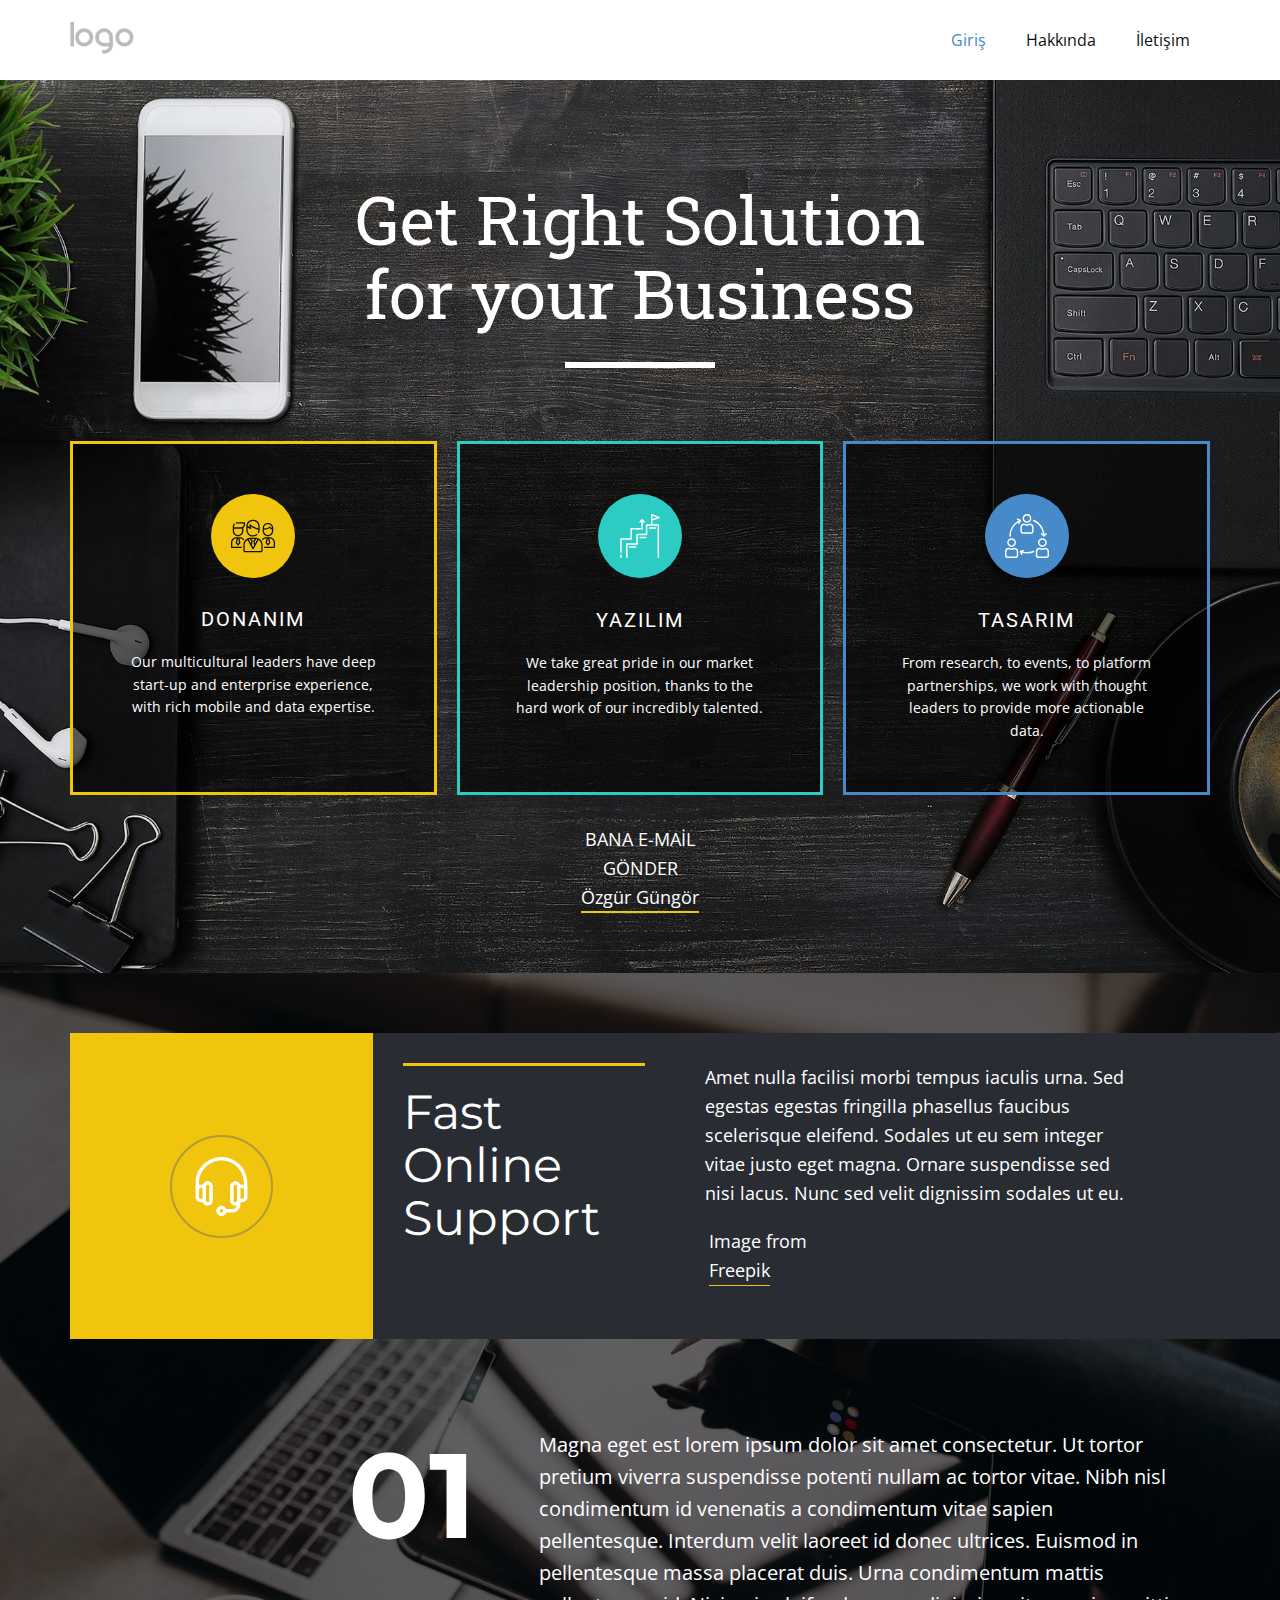
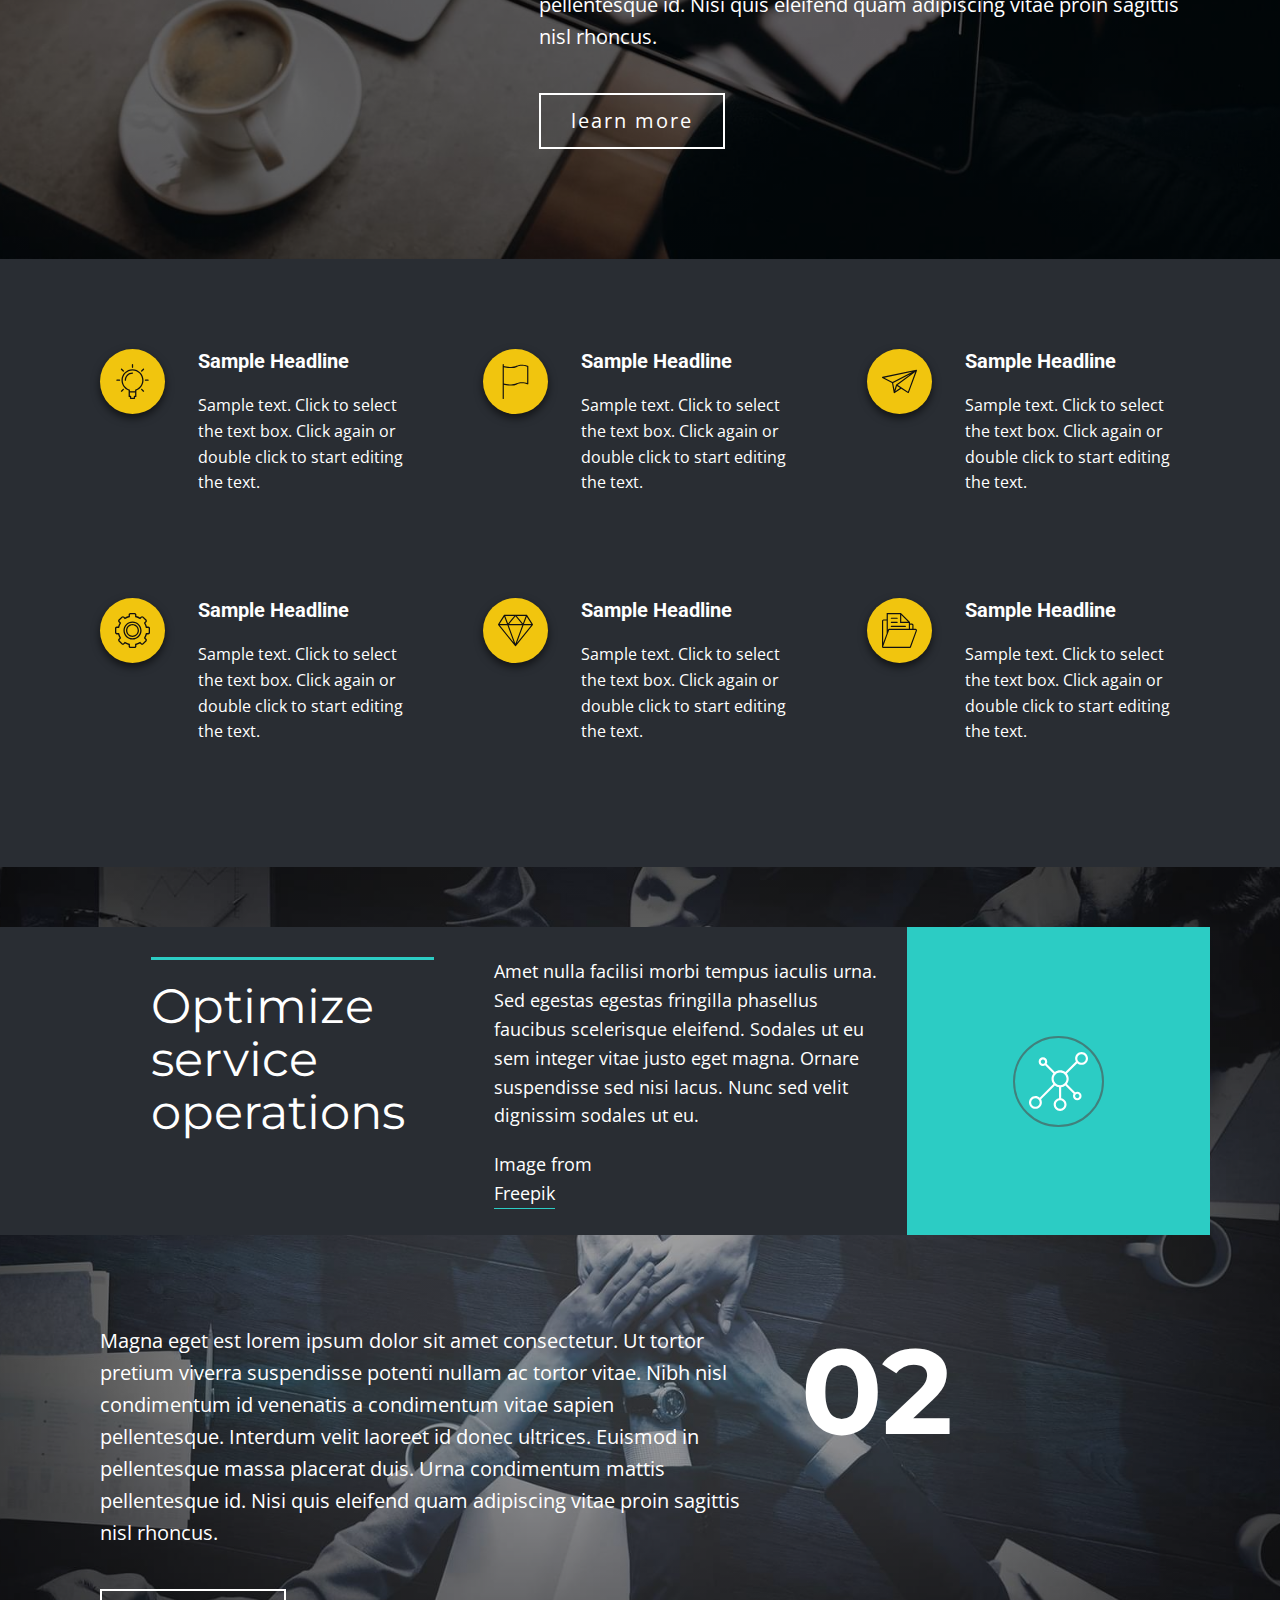
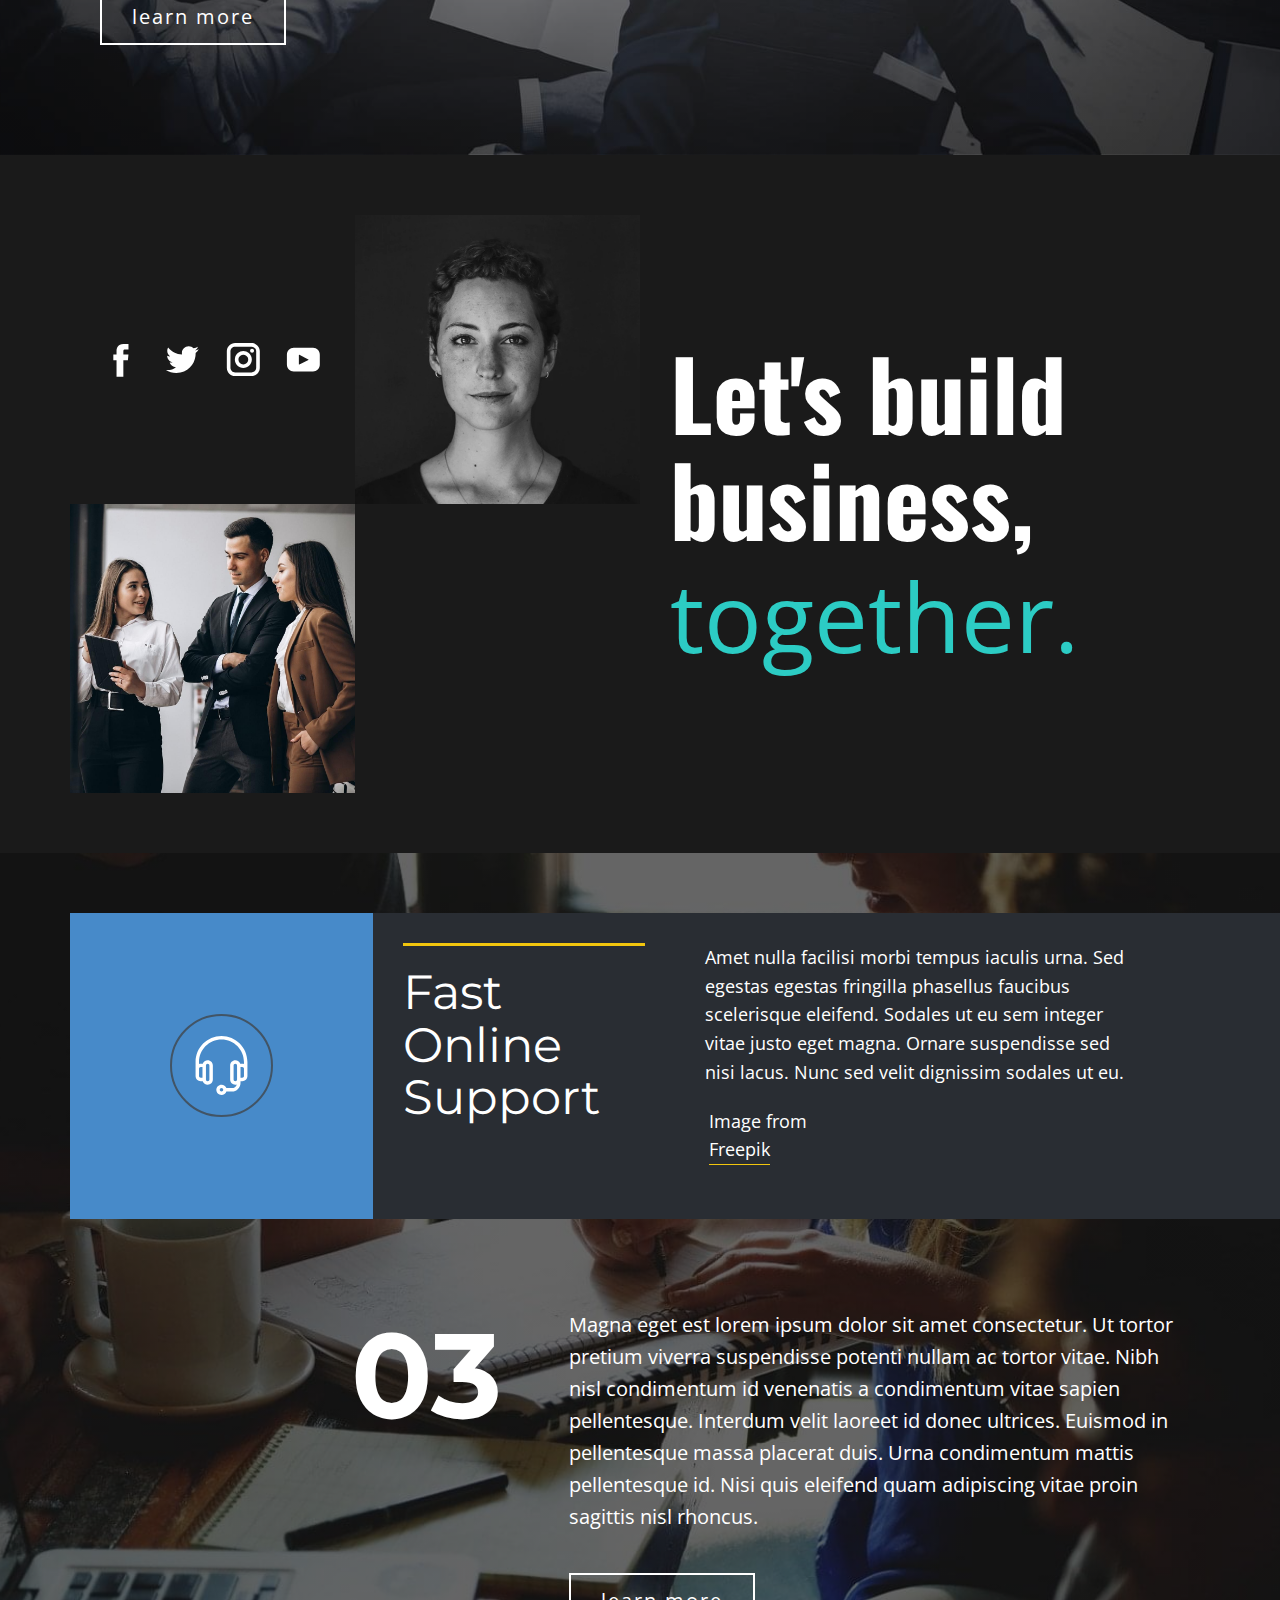
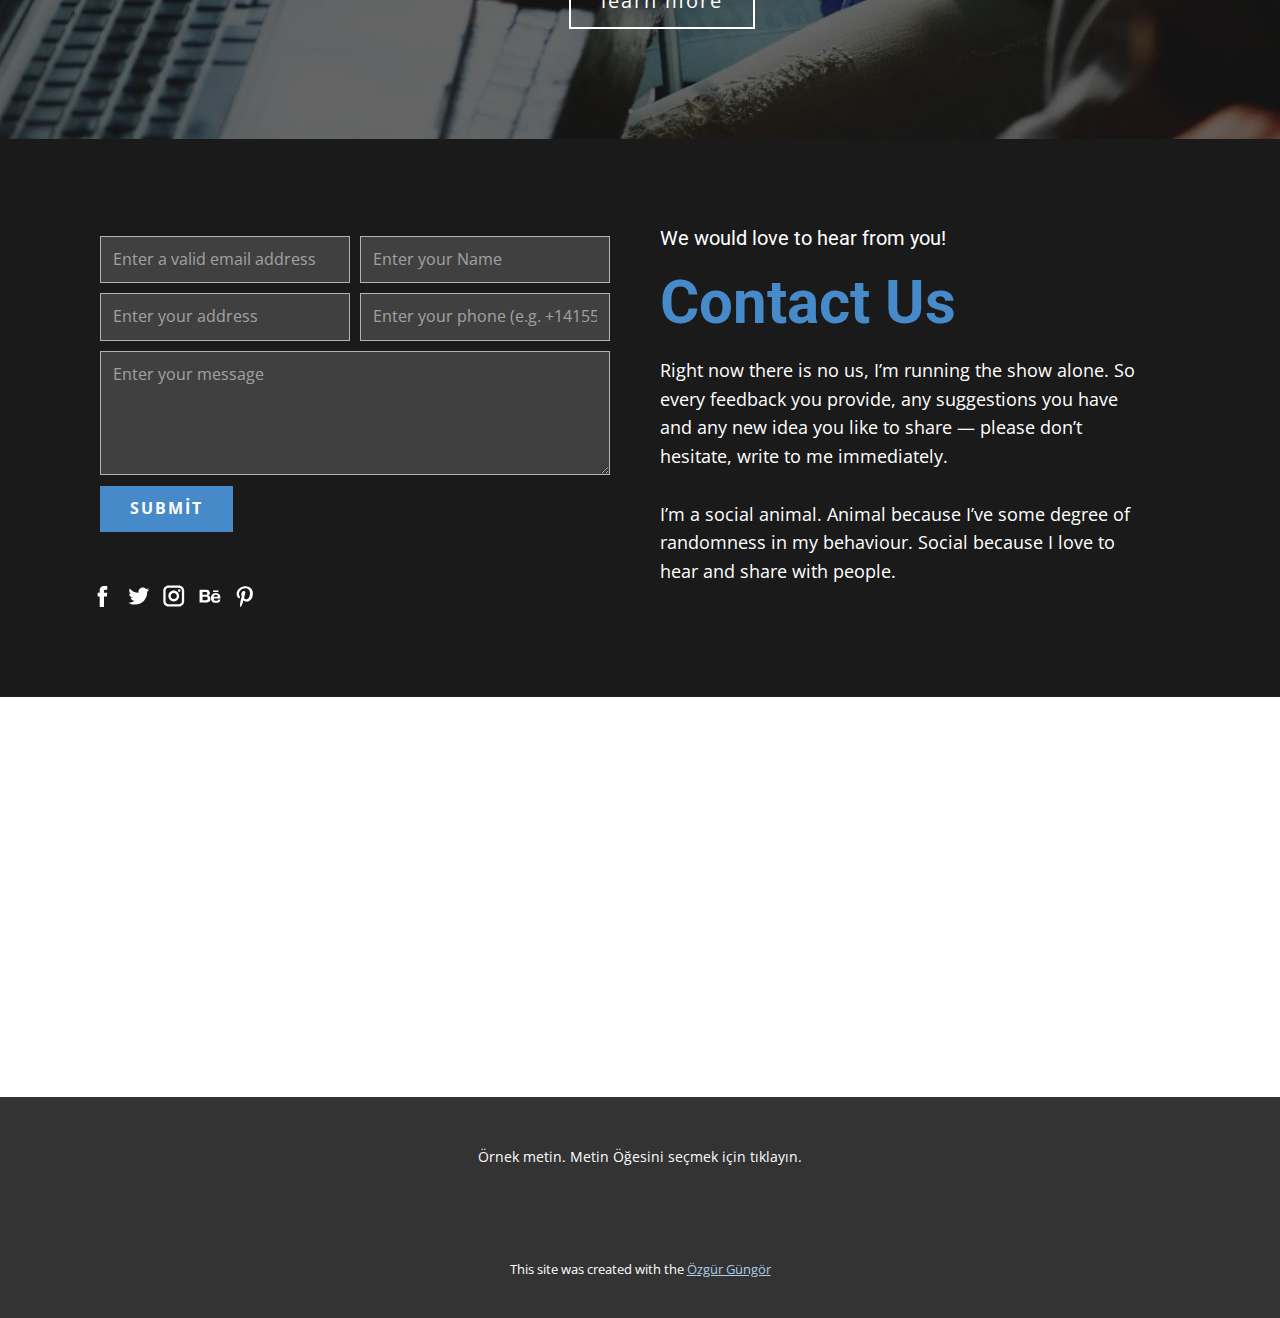
<file: Giriş.html>
<!DOCTYPE html>
<html style="font-size: 16px;" lang="tr"><head>
    <meta name="viewport" content="width=device-width, initial-scale=1.0">
    <meta charset="utf-8">
    <meta name="keywords" content="Get Right Solution
 for your Business, Fast Online Support, 01, Optimize service operations, 02, Let&amp;apos;s build business,, together., Fast Online Support, 03, Contact Us">
    <meta name="description" content="">





    <title>Giriş</title>
    <link rel="icon" href="code-slash.svg" type="image/x-icon">







    <link rel="stylesheet" href="nicepage.css" media="screen">
    <link rel="stylesheet" href="Giriş.css" media="screen">
    <script class="u-script" type="text/javascript" src="jquery.js" defer=""></script>
    <script class="u-script" type="text/javascript" src="nicepage.js" defer=""></script>
    <meta name="generator" content="Nicepage 6.9.2, nicepage.com">
    <meta name="referrer" content="origin">
    <link id="u-theme-google-font" rel="stylesheet" href="https://fonts.googleapis.com/css?family=Roboto:100,100i,300,300i,400,400i,500,500i,700,700i,900,900i|Open+Sans:300,300i,400,400i,500,500i,600,600i,700,700i,800,800i">
    <link id="u-page-google-font" rel="stylesheet" href="https://fonts.googleapis.com/css?family=Roboto+Slab:100,200,300,400,500,600,700,800,900|Montserrat:100,100i,200,200i,300,300i,400,400i,500,500i,600,600i,700,700i,800,800i,900,900i|Oswald:200,300,400,500,600,700">










    <script type="application/ld+json">        {
                "@context": "http://schema.org",
                "@type": "Organization",
                "name": "",
                "logo": "images/default-logo.png"
        }</script>
    <meta name="theme-color" content="#478ac9">
    <meta property="og:title" content="Giriş">
    <meta property="og:type" content="website">
    <meta data-intl-tel-input-cdn-path="intlTelInput/">
</head>
  <body data-path-to-root="./" data-include-products="false" class="u-body u-xl-mode" data-lang="tr"><header class="u-clearfix u-header u-header" id="sec-3034"><div class="u-clearfix u-sheet u-valign-middle u-sheet-1">
        <a href="#" class="u-image u-logo u-image-1">
          <img src="images/default-logo.png" class="u-logo-image u-logo-image-1">
        </a>
        <nav class="u-menu u-menu-dropdown u-offcanvas u-menu-1">
          <div class="menu-collapse" style="font-size: 1rem; letter-spacing: 0px;">
            <a class="u-button-style u-custom-left-right-menu-spacing u-custom-padding-bottom u-custom-top-bottom-menu-spacing u-nav-link u-text-active-palette-1-base u-text-hover-palette-2-base" href="#">
              <svg class="u-svg-link" viewBox="0 0 24 24"><use xlink:href="#menu-hamburger"></use></svg>
              <svg class="u-svg-content" version="1.1" id="menu-hamburger" viewBox="0 0 16 16" x="0px" y="0px" xmlns:xlink="http://www.w3.org/1999/xlink" xmlns="http://www.w3.org/2000/svg"><g><rect y="1" width="16" height="2"></rect><rect y="7" width="16" height="2"></rect><rect y="13" width="16" height="2"></rect>
</g></svg>
            </a>
          </div>
          <div class="u-nav-container">
            <ul class="u-nav u-unstyled u-nav-1"><li class="u-nav-item"><a class="u-button-style u-nav-link u-text-active-palette-1-base u-text-hover-palette-2-base" href="Giriş.html" style="padding: 10px 20px;">Giriş</a>
</li><li class="u-nav-item"><a class="u-button-style u-nav-link u-text-active-palette-1-base u-text-hover-palette-2-base" href="Hakkında.html" style="padding: 10px 20px;">Hakkında</a>
</li><li class="u-nav-item"><a class="u-button-style u-nav-link u-text-active-palette-1-base u-text-hover-palette-2-base" href="İletişim.html" style="padding: 10px 20px;">İletişim</a>
</li></ul>
          </div>
          <div class="u-nav-container-collapse">
            <div class="u-black u-container-style u-inner-container-layout u-opacity u-opacity-95 u-sidenav">
              <div class="u-inner-container-layout u-sidenav-overflow">
                <div class="u-menu-close"></div>
                <ul class="u-align-center u-nav u-popupmenu-items u-unstyled u-nav-2"><li class="u-nav-item"><a class="u-button-style u-nav-link" href="Giriş.html">Giriş</a>
</li><li class="u-nav-item"><a class="u-button-style u-nav-link" href="Hakkında.html">Hakkında</a>
</li><li class="u-nav-item"><a class="u-button-style u-nav-link" href="İletişim.html">İletişim</a>
</li></ul>
              </div>
            </div>
            <div class="u-black u-menu-overlay u-opacity u-opacity-70"></div>
          </div>
        </nav>
      </div></header>
    <section class="u-align-center u-clearfix u-image u-shading u-section-1" id="carousel_196a">
      <div class="u-clearfix u-sheet u-sheet-1">
        <h1 class="u-custom-font u-font-roboto-slab u-text u-text-1">Get Right Solution <br> for your Business
        </h1>
        <div class="u-border-6 u-border-white u-line u-line-horizontal u-line-1"></div>
        <div class="u-clearfix u-expanded-width u-gutter-20 u-layout-wrap u-layout-wrap-1">
          <div class="u-gutter-0 u-layout">
            <div class="u-layout-row">
              <div class="u-black u-container-style u-layout-cell u-left-cell u-opacity u-opacity-60 u-size-20 u-layout-cell-1">
                <div class="u-border-3 u-border-palette-3-base u-container-layout u-valign-top u-container-layout-1"><span class="u-icon u-icon-circle u-palette-3-base u-icon-1"><svg class="u-svg-link" preserveAspectRatio="xMidYMin slice" viewBox="0 0 512 512" style=""><use xlink:href="#svg-39bd"></use></svg><svg class="u-svg-content" viewBox="0 0 512 512" x="0px" y="0px" id="svg-39bd" style="enable-background:new 0 0 512 512;"><g><path d="M451.279,270.924h-14.571h-13.645h-14.571c-17.984,0-34.938,7.904-46.515,21.687c-2.664,3.172-2.252,7.903,0.919,10.567   c3.174,2.665,7.903,2.252,10.567-0.919c8.719-10.381,21.486-16.335,35.028-16.335h5.089l-11.488,48.527   c-0.584,2.465,0.116,5.058,1.861,6.894l20.495,21.568c1.416,1.49,3.381,2.334,5.437,2.334s4.021-0.844,5.437-2.334l20.495-21.568   c1.745-1.836,2.445-4.429,1.861-6.894l-11.488-48.527h5.089c25.211,0,45.721,20.51,45.721,45.721v48.11H390.529   c-4.143,0-7.5,3.357-7.5,7.5s3.357,7.5,7.5,7.5h109.819c6.425,0,11.651-5.227,11.651-11.651v-51.459   C512,298.163,484.761,270.924,451.279,270.924z M442.147,333.956l-12.262,12.903l-12.262-12.903l11.371-48.032h1.781   L442.147,333.956z"></path><path d="M429.886,259.56c33.838,0,61.367-27.529,61.367-61.367v-22.845v-12.214c0-2.969-0.227-5.887-0.663-8.736   c-4.22-27.541-28.073-48.704-56.775-48.704h-7.857c-28.703,0-52.555,21.163-56.775,48.704c-0.437,2.849-0.663,5.766-0.663,8.736   v9.551v25.508C368.519,232.03,396.048,259.56,429.886,259.56z M425.957,120.695h7.857c23.4,0,42.438,19.038,42.438,42.438v1.799   c-9.933-4.074-16.949-9.618-18.738-15.132c-0.88-2.709-3.218-4.687-6.036-5.104c-2.817-0.416-5.629,0.799-7.255,3.137   c-8.281,11.908-38.67,22.46-60.705,18.87v-3.57C383.519,139.733,402.557,120.695,425.957,120.695z M383.519,181.808   c22.016,2.63,49.888-4.906,65.417-17.449c7.364,8.607,19.021,13.766,27.317,16.549v17.285c0,25.567-20.8,46.367-46.367,46.367   s-46.367-20.8-46.367-46.367V181.808z"></path><path d="M149.132,303.224c3.174-2.661,3.59-7.392,0.93-10.566c-11.578-13.812-28.546-21.733-46.554-21.733H88.937H75.292H60.721   C27.239,270.924,0,298.162,0,331.644v51.46c0,6.425,5.227,11.651,11.651,11.651h109.815c4.143,0,7.5-3.357,7.5-7.5   s-3.357-7.5-7.5-7.5H15v-48.111c0-25.21,20.51-45.72,45.721-45.72h5.089l-11.488,48.527c-0.584,2.465,0.116,5.058,1.861,6.894   l20.495,21.568c1.416,1.49,3.381,2.334,5.437,2.334s4.021-0.844,5.437-2.334l20.495-21.568c1.745-1.836,2.445-4.429,1.861-6.894   l-11.488-48.527h5.089c13.56,0,26.337,5.967,35.058,16.37C141.227,305.468,145.955,305.882,149.132,303.224z M94.376,333.956   l-12.262,12.903l-12.262-12.903l11.371-48.032h1.781L94.376,333.956z"></path><path d="M20.75,198.19c0,33.839,27.526,61.369,61.36,61.369c33.84,0,61.37-27.53,61.37-61.369V163.13   c0-0.968-0.033-1.943-0.083-2.92c12.206-9.312,20.102-24,20.102-40.502v-17.481c0-4.143-3.357-7.5-7.5-7.5H71.609   c-3.383,0-6.766,0.335-10.056,0.995c-4.061,0.815-6.692,4.769-5.877,8.83c0.816,4.061,4.771,6.691,8.83,5.877   c2.319-0.466,4.709-0.702,7.103-0.702H148.5v9.981c0,19.811-16.116,35.927-35.927,35.927H35.747v-10.046   c0-8.336,2.922-16.454,8.228-22.857c2.643-3.19,2.199-7.918-0.99-10.561c-3.192-2.643-7.918-2.199-10.561,0.99   c-7.53,9.089-11.677,20.605-11.677,32.428v17.546c0,0.02,0.003,0.039,0.003,0.058V198.19z M128.48,168.076v30.115   c0,25.568-20.802,46.369-46.37,46.369c-25.563,0-46.36-20.801-46.36-46.369v-27.557h76.823   C118.128,170.634,123.472,169.728,128.48,168.076z"></path><path d="M320.777,284.427c-0.116-0.062-0.229-0.129-0.349-0.185c-0.809-0.375-1.624-0.732-2.441-1.079   c-0.097-0.042-0.195-0.081-0.292-0.122c-4.935-2.076-10.013-3.649-15.203-4.714c-0.001,0-0.002,0-0.003,0   c-1.333-0.273-2.672-0.514-4.019-0.72c-0.013-0.002-0.026-0.004-0.038-0.006c-1.343-0.205-2.693-0.378-4.049-0.516   c-0.029-0.003-0.058-0.005-0.088-0.008c-1.354-0.136-2.713-0.242-4.079-0.311c-0.03-0.001-0.06-0.002-0.09-0.003   c-1.379-0.068-2.763-0.106-4.153-0.106h-0.442h-59.059h-0.443c-1.39,0-2.774,0.038-4.152,0.106c-0.03,0.001-0.06,0.002-0.091,0.003   c-1.367,0.069-2.728,0.175-4.083,0.312c-0.027,0.003-0.055,0.005-0.082,0.008c-1.359,0.138-2.712,0.312-4.058,0.517   c-0.009,0.001-0.018,0.002-0.026,0.004c-6.596,1.009-13.025,2.825-19.23,5.435c-0.097,0.041-0.196,0.081-0.293,0.122   c-0.817,0.348-1.631,0.704-2.44,1.079c-0.12,0.056-0.232,0.123-0.348,0.184c-27.893,13.12-47.257,41.481-47.257,74.292v67.911   c0,9.649,7.851,17.5,17.5,17.5h189.066c9.649,0,17.5-7.851,17.5-17.5v-67.91C368.033,325.908,348.67,297.547,320.777,284.427z    M280.236,343.044l-4.962-27.26c8.732-5.29,14.812-13.895,16.924-23.827c0.075,0.007,0.151,0.01,0.225,0.017   c0.224,0.021,0.447,0.042,0.67,0.065c2.152,0.229,4.276,0.553,6.363,0.981c0.017,0.003,0.034,0.007,0.051,0.011   c1.001,0.206,1.992,0.438,2.976,0.688c0.167,0.042,0.334,0.087,0.501,0.13c0.866,0.228,1.725,0.473,2.577,0.734   c0.166,0.051,0.333,0.099,0.499,0.151c0.181,0.057,0.358,0.124,0.539,0.183L280.236,343.044z M205.398,294.918   c0.18-0.059,0.355-0.125,0.536-0.182c0.17-0.054,0.34-0.103,0.51-0.155c0.848-0.259,1.702-0.503,2.563-0.729   c0.171-0.045,0.342-0.09,0.513-0.134c0.979-0.249,1.964-0.479,2.96-0.685c0.022-0.004,0.044-0.01,0.066-0.015   c2.085-0.427,4.207-0.751,6.357-0.979c0.225-0.024,0.45-0.044,0.675-0.066c0.074-0.007,0.149-0.01,0.224-0.017   c2.112,9.933,8.192,18.538,16.924,23.828l-4.962,27.26L205.398,294.918z M259.512,312.946l9.28,50.986L256,387.282l-12.792-23.35   l9.28-50.986c0.64-3.516-1.29-6.994-4.611-8.313c-6.015-2.389-10.514-7.151-12.607-12.976h41.46   c-2.093,5.825-6.592,10.587-12.607,12.976C260.802,305.952,258.872,309.431,259.512,312.946z M353.033,426.629   c0,1.379-1.121,2.5-2.5,2.5H161.467c-1.379,0-2.5-1.121-2.5-2.5v-67.911c0-24.44,13.147-45.86,32.735-57.581l57.721,105.359   c1.315,2.402,3.838,3.896,6.577,3.896s5.262-1.494,6.577-3.896l57.72-105.359c19.589,11.722,32.736,33.142,32.736,57.582V426.629z"></path><path d="M255.777,262.528c18.109,0,35.731-6.376,49.62-17.954c3.182-2.652,3.61-7.382,0.958-10.563s-7.383-3.61-10.563-0.958   c-11.197,9.335-25.408,14.476-40.015,14.476c-34.482,0-62.536-28.054-62.536-62.536v-28.887   c10.801,8.558,23.17,15.272,33.877,18.047c2.849,0.739,5.862-0.256,7.712-2.541c1.85-2.286,2.193-5.442,0.878-8.073   c-2.301-4.603-5.396-11.878-6.678-19.773c10.267,7.365,23.158,14.122,31.716,18.3c18.903,9.228,39.957,17.33,57.568,22.22v0.708   c0,9.203-1.95,18.063-5.797,26.332c-1.746,3.756-0.118,8.217,3.638,9.964c3.755,1.744,8.216,0.117,9.964-3.638   c4.774-10.267,7.195-21.254,7.195-32.658v-6.481v-38.603c0-39.722-32.315-72.037-72.037-72.037h-10.999   c-1.221,0-2.438,0.032-3.649,0.093c-0.254,0.013-0.504,0.04-0.757,0.055c-0.966,0.058-1.93,0.124-2.888,0.22   c-0.185,0.019-0.366,0.047-0.55,0.067c-1.033,0.111-2.063,0.238-3.087,0.393c-0.058,0.009-0.115,0.021-0.173,0.03   c-14.849,2.288-28.576,9.143-39.464,19.884c-8.564,8.448-14.75,18.685-18.219,29.876c-0.023,0.074-0.042,0.149-0.065,0.224   c-0.306,0.999-0.596,2.003-0.859,3.017c-0.145,0.555-0.267,1.119-0.399,1.679c-0.126,0.539-0.261,1.074-0.374,1.616   c-0.181,0.858-0.335,1.726-0.485,2.595c-0.044,0.255-0.096,0.507-0.136,0.763c-0.166,1.027-0.303,2.062-0.425,3.103   c-0.012,0.107-0.029,0.214-0.041,0.321c-0.124,1.1-0.218,2.208-0.292,3.322c-0.004,0.059-0.01,0.117-0.013,0.176   c-0.07,1.104-0.111,2.216-0.131,3.333c-0.001,0.059-0.006,0.117-0.007,0.175c0,0.014,0.001,0.028,0.001,0.042   c-0.005,0.352-0.027,0.7-0.027,1.054v45.084C178.241,227.746,213.023,262.528,255.777,262.528z M261.277,82.871   c31.45,0,57.037,25.587,57.037,57.037v28.782c-36.064-10.69-80.854-33.074-90.296-45.773c-1.432-1.926-3.676-3.024-6.018-3.024   c-0.5,0-1.005,0.05-1.507,0.152c-2.853,0.585-5.109,2.769-5.788,5.601c-1.268,5.293-2.333,14.767,1.041,27.547   c-7.955-4.485-16.027-10.587-22.361-17.1c1.796-26.827,22.431-48.734,48.595-52.611c0.048-0.007,0.096-0.012,0.144-0.019   c0.843-0.123,1.691-0.228,2.544-0.313c0.326-0.032,0.656-0.049,0.983-0.075c0.593-0.048,1.186-0.102,1.784-0.132   c0.942-0.046,1.889-0.072,2.842-0.072H261.277z"></path>
</g></svg></span>




                  <h4 class="u-align-center u-text u-text-2">DONANIM</h4>




                  <p class="u-align-center u-text u-text-3">Our multicultural leaders have deep start-up and enterprise experience, with rich mobile and data expertise.</p>
                </div>
              </div>
              <div class="u-align-center u-black u-container-style u-layout-cell u-opacity u-opacity-60 u-size-20 u-layout-cell-2">
                <div class="u-border-3 u-border-palette-4-base u-container-layout u-valign-top u-container-layout-2"><span class="u-icon u-icon-circle u-palette-4-base u-icon-2"><svg class="u-svg-link" preserveAspectRatio="xMidYMin slice" viewBox="0 0 480.008 480.008" style=""><use xlink:href="#svg-13dc"></use></svg><svg class="u-svg-content" viewBox="0 0 480.008 480.008" x="0px" y="0px" id="svg-13dc" style="enable-background:new 0 0 480.008 480.008;"><g><g><path d="M455.674,37.72c-0.699-2.342-2.43-4.237-4.7-5.143l-80-32c-4.101-1.644-8.758,0.349-10.402,4.45    c-0.38,0.948-0.575,1.961-0.574,2.982v104h-48c-4.418,0-8,3.582-8,8v96h-96c-4.418,0-8,3.582-8,8v96h-104c-4.418,0-8,3.582-8,8    v144c0,4.418,3.582,8,8,8s8-3.582,8-8v-136h104c4.418,0,8-3.582,8-8v-96h96c4.418,0,8-3.582,8-8v-96h112v344c0,4.418,3.582,8,8,8    s8-3.582,8-8v-352c0-4.418-3.582-8-8-8h-64V69.96l74.296-22.288C454.528,46.41,456.937,41.954,455.674,37.72z M375.998,53.256    V19.824l47.76,19.104L375.998,53.256z"></path>
</g>
</g><g><g><path d="M31.998,440.008c-4.418,0-8,3.582-8,8v24c0,4.418,3.582,8,8,8s8-3.582,8-8v-24    C39.998,443.59,36.417,440.008,31.998,440.008z"></path>
</g>
</g><g><g><path d="M293.654,82.352l-24-24c-0.072-0.072-0.168-0.096-0.24-0.16c-0.682-0.67-1.479-1.211-2.352-1.6    c-0.064,0-0.136,0-0.208-0.048c-0.814-0.306-1.674-0.474-2.544-0.496c-0.256,0-0.504,0-0.8,0.04    c-0.692,0.038-1.375,0.17-2.032,0.392c-0.256,0.088-0.504,0.16-0.752,0.272c-0.891,0.383-1.704,0.925-2.4,1.6l-24,24    c-3.069,3.178-2.981,8.243,0.197,11.312c3.1,2.994,8.015,2.994,11.115,0l10.36-10.344v68.688h-112c-4.418,0-8,3.582-8,8v104h-104    c-4.418,0-8,3.582-8,8v144c0,4.418,3.582,8,8,8s8-3.582,8-8v-136h104c4.418,0,8-3.582,8-8v-104h112c4.418,0,8-3.582,8-8V83.32    l10.344,10.344c3.178,3.07,8.242,2.982,11.312-0.196C296.649,90.368,296.649,85.452,293.654,82.352z"></path>
</g>
</g><g><g><path d="M191.998,352.008h-64c-4.418,0-8,3.582-8,8s3.582,8,8,8h64c4.418,0,8-3.582,8-8S196.417,352.008,191.998,352.008z"></path>
</g>
</g><g><g><path d="M303.998,248.008h-64c-4.418,0-8,3.582-8,8s3.582,8,8,8h64c4.418,0,8-3.582,8-8S308.417,248.008,303.998,248.008z"></path>
</g>
</g><g><g><path d="M407.998,144.008h-64c-4.418,0-8,3.582-8,8s3.582,8,8,8h64c4.418,0,8-3.582,8-8S412.417,144.008,407.998,144.008z"></path>
</g>
</g></svg></span>
                  <h4 class="u-text u-text-4">YAZILIM</h4>




                  <p class="u-text u-text-5">We take great pride in our market leadership position, thanks to the hard work of our incredibly talented.</p>
                </div>
              </div>
              <div class="u-align-center u-black u-container-style u-layout-cell u-opacity u-opacity-60 u-right-cell u-size-20 u-layout-cell-3">
                <div class="u-border-3 u-border-palette-1-base u-container-layout u-valign-top u-container-layout-3"><span class="u-icon u-icon-circle u-palette-1-base u-icon-3"><svg class="u-svg-link" preserveAspectRatio="xMidYMin slice" viewBox="0 0 480 480" style=""><use xlink:href="#svg-e4ff"></use></svg><svg class="u-svg-content" viewBox="0 0 480 480" x="0px" y="0px" id="svg-e4ff" style="enable-background:new 0 0 480 480;"><g><g><path d="M240,0c-26.51,0-48,21.49-48,48s21.49,48,48,48c26.499-0.026,47.974-21.501,48-48C288,21.49,266.51,0,240,0z M240,80    c-17.673,0-32-14.327-32-32s14.327-32,32-32c17.673,0,32,14.327,32,32S257.673,80,240,80z"></path>
</g>
</g><g><g><path d="M272,104h-1.888l-1.688,0.84c-17.901,8.913-38.947,8.913-56.848,0l-1.688-0.84H208c-22.08,0.026-39.974,17.92-40,40v48    c0,13.255,10.745,24,24,24h96c13.255,0,24-10.745,24-24v-48C311.974,121.92,294.08,104.026,272,104z M296,192c0,4.418-3.582,8-8,8    h-96c-4.418,0-8-3.582-8-8v-48c0.002-12.592,9.735-23.042,22.296-23.936c21.375,9.92,46.034,9.92,67.408,0    c12.56,0.894,22.294,11.344,22.296,23.936V192z"></path>
</g>
</g><g><g><path d="M408,264c-26.51,0-48,21.49-48,48c0,26.51,21.49,48,48,48c26.51,0,48-21.49,48-48    C455.974,285.501,434.499,264.026,408,264z M408,344c-17.673,0-32-14.327-32-32c0-17.673,14.327-32,32-32    c17.673,0,32,14.327,32,32C440,329.673,425.673,344,408,344z"></path>
</g>
</g><g><g><path d="M440,368h-1.888l-1.688,0.8c-17.901,8.912-38.947,8.912-56.848,0l-1.688-0.8H376c-22.08,0.026-39.974,17.92-40,40v48    c0,13.255,10.745,24,24,24h96c13.255,0,24-10.745,24-24v-48C479.974,385.92,462.08,368.026,440,368z M464,456c0,4.418-3.582,8-8,8    h-96c-4.418,0-8-3.582-8-8v-48c0.002-12.592,9.735-23.042,22.296-23.936c21.375,9.92,46.033,9.92,67.408,0    C454.265,384.958,463.998,395.408,464,408V456z"></path>
</g>
</g><g><g><path d="M72,264c-26.51,0-48,21.49-48,48c0,26.51,21.49,48,48,48s48-21.49,48-48C119.974,285.501,98.499,264.026,72,264z M72,344    c-17.673,0-32-14.327-32-32c0-17.673,14.327-32,32-32s32,14.327,32,32C104,329.673,89.673,344,72,344z"></path>
</g>
</g><g><g><path d="M104,368h-1.888l-1.688,0.8c-17.901,8.912-38.947,8.912-56.848,0l-1.688-0.8H40c-22.08,0.026-39.974,17.92-40,40v48    c0,13.255,10.745,24,24,24h96c13.255,0,24-10.745,24-24v-48C143.974,385.92,126.08,368.026,104,368z M128,456c0,4.418-3.582,8-8,8    H24c-4.418,0-8-3.582-8-8v-48c0.002-12.592,9.735-23.042,22.296-23.936c21.375,9.92,46.033,9.92,67.408,0    C118.265,384.958,127.998,395.408,128,408V456z"></path>
</g>
</g><g><g><path d="M319.372,406.276c-0.004-0.009-0.008-0.018-0.012-0.028c-1.732-4.065-6.431-5.956-10.495-4.224c0,0,0,0,0,0    c-36.125,15.14-76.245,17.902-114.104,7.856l7.488-2.2c4.242-1.242,6.674-5.686,5.432-9.928s-5.686-6.674-9.928-5.432l-32,9.384    c-0.12,0-0.208,0.136-0.32,0.176c-0.741,0.276-1.437,0.662-2.064,1.144c-0.278,0.15-0.545,0.318-0.8,0.504    c-0.844,0.753-1.513,1.681-1.96,2.72c-0.434,1.046-0.641,2.172-0.608,3.304c0.195,1.083,0.462,2.152,0.8,3.2    c0.048,0.112,0,0.24,0.088,0.352l16,30.616c2.046,3.919,6.881,5.438,10.8,3.392s5.438-6.881,3.392-10.8l-6.512-12.448    c43.014,12.93,89.195,10.417,130.552-7.104C319.189,415.039,321.093,410.345,319.372,406.276z"></path>
</g>
</g><g><g><path d="M453.656,210.344c-3.124-3.123-8.188-3.123-11.312,0l-11.32,11.32c-6.624-70.07-51.111-130.876-115.888-158.4    c-4.065-1.732-8.764,0.159-10.496,4.224c-1.732,4.065,0.159,8.764,4.224,10.496c58.11,24.697,98.504,78.669,105.816,141.384    l-9.024-9.024c-3.178-3.07-8.242-2.982-11.312,0.196c-2.994,3.1-2.994,8.015,0,11.116l24,24c3.12,3.128,8.186,3.135,11.314,0.014    c0.005-0.005,0.01-0.01,0.014-0.014l24-24C456.791,218.528,456.784,213.464,453.656,210.344z"></path>
</g>
</g><g><g><path d="M175.768,69.272c-0.026-0.467-0.095-0.93-0.208-1.384c0-0.072-0.088-0.12-0.12-0.2c-0.032-0.08,0-0.136,0-0.2    c-0.218-0.389-0.47-0.759-0.752-1.104c-0.259-0.469-0.565-0.911-0.912-1.32c-0.473-0.419-0.997-0.776-1.56-1.064    c-0.281-0.239-0.581-0.456-0.896-0.648l-32-14.616c-4.087-1.678-8.761,0.275-10.439,4.362c-1.587,3.865,0.068,8.301,3.799,10.182    l16.568,7.576C86.875,104.237,47.955,169.256,48,240c0,4.418,3.582,8,8,8s8-3.582,8-8c-0.04-62.293,32.901-119.952,86.584-151.552    l-5.784,12.088c-1.907,3.977-0.236,8.747,3.736,10.664c1.079,0.527,2.263,0.801,3.464,0.8c3.072-0.004,5.87-1.767,7.2-4.536    l16-33.384c0-0.08,0-0.168,0.064-0.248c0.208-0.547,0.353-1.116,0.432-1.696c0.137-0.431,0.239-0.872,0.304-1.32    C175.973,70.295,175.896,69.778,175.768,69.272z"></path>
</g>
</g></svg></span>
                  <h4 class="u-text u-text-6">TASARIM</h4>







                  <p class="u-text u-text-7">From research, to events, to platform partnerships, we work with thought leaders to provide more actionable data.</p>
                </div>
              </div>
            </div>
          </div>
        </div>
        <p class="u-text u-text-default u-text-8">BANA E-MAİL GÖNDER <a href="https://www.icloud.com/mail/ozgurgungoor@icloud.com" class="u-border-2 u-border-palette-3-base u-btn u-button-style u-none u-text-body-alt-color u-btn-1">Özgür Güngör</a>
        </p>
      </div>
    </section>
    <section class="u-align-left u-clearfix u-image u-shading u-section-2" id="carousel_37fb" data-image-width="1600" data-image-height="1067">
      <div class="u-clearfix u-layout-wrap u-layout-wrap-1">
        <div class="u-gutter-0 u-layout">
          <div class="u-layout-row">
            <div class="u-align-center-lg u-align-center-md u-align-center-xl u-align-left-sm u-align-left-xs u-container-style u-layout-cell u-left-cell u-palette-3-base u-size-15 u-size-30-md u-layout-cell-1">
              <div class="u-container-layout u-valign-middle u-container-layout-1"><span class="u-border-2 u-border-palette-3-dark-1 u-icon u-icon-circle u-text-white u-icon-1"><svg class="u-svg-link" preserveAspectRatio="xMidYMin slice" viewBox="0 0 512 512" style=""><use xlink:href="#svg-05b5"></use></svg><svg class="u-svg-content" viewBox="0 0 512 512" x="0px" y="0px" id="svg-05b5" style="enable-background:new 0 0 512 512;"><g><g><path d="M256,0C131.935,0,31,100.935,31,225c0,13.749,0,120.108,0,122c0,24.813,20.187,45,45,45h17.58    c6.192,17.458,22.865,30,42.42,30c24.813,0,45-20.187,45-45V255c0-24.813-20.187-45-45-45c-19.555,0-36.228,12.542-42.42,30H76    c-5.259,0-10.305,0.915-15,2.58V225c0-107.523,87.477-195,195-195s195,87.477,195,195v17.58c-4.695-1.665-9.741-2.58-15-2.58    h-17.58c-6.192-17.458-22.865-30-42.42-30c-24.813,0-45,20.187-45,45v122c0,24.813,20.187,45,45,45    c4.541,0,8.925-0.682,13.061-1.939C383.45,438.523,366.272,452,346,452h-47.58c-6.192-17.458-22.865-30-42.42-30    c-24.813,0-45,20.187-45,45s20.187,45,45,45c19.555,0,36.228-12.542,42.42-30H346c41.355,0,75-33.645,75-75v-15h15    c24.813,0,45-20.187,45-45c0-1.864,0-108.262,0-122C481,100.935,380.065,0,256,0z M121,255c0-8.271,6.729-15,15-15s15,6.729,15,15    v122c0,8.271-6.729,15-15,15s-15-6.729-15-15V255z M76,270h15v92H76c-8.271,0-15-6.729-15-15v-62C61,276.729,67.729,270,76,270z     M256,482c-8.271,0-15-6.729-15-15s6.729-15,15-15s15,6.729,15,15S264.271,482,256,482z M391,377c0,8.271-6.729,15-15,15    s-15-6.729-15-15V255c0-8.271,6.729-15,15-15s15,6.729,15,15V377z M451,347c0,8.271-6.729,15-15,15h-15v-92h15    c8.271,0,15,6.729,15,15V347z"></path>
</g>
</g></svg></span>
              </div>
            </div>
            <div class="u-align-left u-container-style u-layout-cell u-palette-5-dark-3 u-size-15-lg u-size-15-xl u-size-22-sm u-size-22-xs u-size-30-md u-layout-cell-2">
              <div class="u-container-layout u-container-layout-2">
                <div class="u-border-3 u-border-palette-3-base u-expanded-width u-line u-line-horizontal u-line-1"></div>
                <h1 class="u-custom-font u-font-montserrat u-text u-text-1">Fast Online Support</h1>
              </div>
            </div>
            <div class="u-container-style u-layout-cell u-palette-5-dark-3 u-size-17-sm u-size-17-xs u-size-24-lg u-size-24-xl u-size-30-md u-layout-cell-3">
              <div class="u-container-layout u-container-layout-3">
                <p class="u-text u-text-default u-text-2">Amet nulla facilisi morbi tempus iaculis urna. Sed egestas egestas fringilla phasellus faucibus scelerisque eleifend. Sodales ut eu sem integer vitae justo eget magna. Ornare suspendisse sed nisi lacus. Nunc sed velit dignissim sodales ut eu.&nbsp;</p>
                <p class="u-text u-text-3">Image from <a href="" class="u-border-1 u-border-palette-3-base u-btn u-button-style u-none u-text-body-alt-color u-btn-1" target="_blank">Freepik</a>
                </p>
              </div>
            </div>
            <div class="u-container-style u-hidden-sm u-hidden-xs u-layout-cell u-palette-5-dark-3 u-right-cell u-size-30-md u-size-6 u-layout-cell-4">
              <div class="u-container-layout u-container-layout-4"></div>
            </div>
          </div>
        </div>
      </div>
      <div class="u-clearfix u-layout-wrap u-layout-wrap-2">
        <div class="u-layout">
          <div class="u-layout-row">
            <div class="u-container-style u-layout-cell u-left-cell u-size-13-lg u-size-13-xl u-size-19-md u-size-19-sm u-size-19-xs u-layout-cell-5">
              <div class="u-container-layout u-valign-top-md u-valign-top-sm u-valign-top-xs u-container-layout-5">
                <h2 class="u-custom-font u-font-montserrat u-text u-text-body-alt-color u-text-default u-text-4">01</h2>
              </div>
            </div>
            <div class="u-align-left u-container-style u-layout-cell u-right-cell u-size-41-md u-size-41-sm u-size-41-xs u-size-47-lg u-size-47-xl u-layout-cell-6">
              <div class="u-container-layout u-container-layout-6">
                <p class="u-text u-text-body-alt-color u-text-default u-text-5">Magna eget est lorem ipsum dolor sit amet consectetur. Ut tortor pretium viverra suspendisse potenti nullam ac tortor vitae. Nibh nisl condimentum id venenatis a condimentum vitae sapien pellentesque. Interdum velit laoreet id donec ultrices. Euismod in pellentesque massa placerat duis. Urna condimentum mattis pellentesque id. Nisi quis eleifend quam adipiscing vitae proin sagittis nisl rhoncus. </p>
                <a href="#" class="u-active-white u-border-2 u-border-white u-btn u-btn-rectangle u-button-style u-hover-white u-none u-btn-2">learn more</a>
              </div>
            </div>
          </div>
        </div>
      </div>
    </section>
    <section class="u-align-center u-clearfix u-palette-5-dark-3 u-section-3" id="carousel_6294">
      <div class="u-clearfix u-sheet u-valign-middle u-sheet-1">
        <div class="u-expanded-width u-list u-list-1">
          <div class="u-repeater u-repeater-1">
            <div class="u-align-left u-container-style u-list-item u-repeater-item">
              <div class="u-container-layout u-similar-container u-valign-top u-container-layout-1"><span class="u-icon u-icon-circle u-palette-3-base u-icon-1"><svg class="u-svg-link" preserveAspectRatio="xMidYMin slice" viewBox="0 0 54 54" style=""><use xlink:href="#svg-c045"></use></svg><svg class="u-svg-content" viewBox="0 0 54 54" x="0px" y="0px" id="svg-c045" style="enable-background:new 0 0 54 54;"><g><path d="M27,8c-9.374,0-17,7.626-17,17c0,7.112,4.391,13.412,11,15.9V50c0,0.553,0.447,1,1,1h1v2c0,0.553,0.447,1,1,1h6
		c0.553,0,1-0.447,1-1v-2h1c0.553,0,1-0.447,1-1v-9.1c6.609-2.488,11-8.788,11-15.9C44,15.626,36.374,8,27,8z M30,49
		c-0.553,0-1,0.447-1,1v2h-4v-2c0-0.553-0.447-1-1-1h-1v-5h8v5H30z M31.688,39.242C31.277,39.377,31,39.761,31,40.192V42h-8v-1.808
		c0-0.432-0.277-0.815-0.688-0.95C16.145,37.214,12,31.49,12,25c0-8.271,6.729-15,15-15s15,6.729,15,15
		C42,31.49,37.855,37.214,31.688,39.242z"></path><path d="M27,6c0.553,0,1-0.447,1-1V1c0-0.553-0.447-1-1-1s-1,0.447-1,1v4C26,5.553,26.447,6,27,6z"></path><path d="M51,24h-4c-0.553,0-1,0.447-1,1s0.447,1,1,1h4c0.553,0,1-0.447,1-1S51.553,24,51,24z"></path><path d="M7,24H3c-0.553,0-1,0.447-1,1s0.447,1,1,1h4c0.553,0,1-0.447,1-1S7.553,24,7,24z"></path><path d="M43.264,7.322l-2.828,2.828c-0.391,0.391-0.391,1.023,0,1.414c0.195,0.195,0.451,0.293,0.707,0.293
		s0.512-0.098,0.707-0.293l2.828-2.828c0.391-0.391,0.391-1.023,0-1.414S43.654,6.932,43.264,7.322z"></path><path d="M12.15,38.436l-2.828,2.828c-0.391,0.391-0.391,1.023,0,1.414c0.195,0.195,0.451,0.293,0.707,0.293
		s0.512-0.098,0.707-0.293l2.828-2.828c0.391-0.391,0.391-1.023,0-1.414S12.541,38.045,12.15,38.436z"></path><path d="M41.85,38.436c-0.391-0.391-1.023-0.391-1.414,0s-0.391,1.023,0,1.414l2.828,2.828c0.195,0.195,0.451,0.293,0.707,0.293
		s0.512-0.098,0.707-0.293c0.391-0.391,0.391-1.023,0-1.414L41.85,38.436z"></path><path d="M12.15,11.564c0.195,0.195,0.451,0.293,0.707,0.293s0.512-0.098,0.707-0.293c0.391-0.391,0.391-1.023,0-1.414l-2.828-2.828
		c-0.391-0.391-1.023-0.391-1.414,0s-0.391,1.023,0,1.414L12.15,11.564z"></path><path d="M27,13c-6.617,0-12,5.383-12,12c0,0.553,0.447,1,1,1s1-0.447,1-1c0-5.514,4.486-10,10-10c0.553,0,1-0.447,1-1
		S27.553,13,27,13z"></path>
</g></svg>
            
            
          </span>
                <div class="u-container-style u-group u-group-1">
                  <div class="u-container-layout u-valign-top u-container-layout-2">
                    <h5 class="u-text u-text-1">Sample Headline</h5>
                    <p class="u-text u-text-2">Sample text. Click to select the text box. Click again or double click to start editing the text.</p>
                  </div>
                </div>
              </div>
            </div>
            <div class="u-align-left u-container-style u-list-item u-repeater-item">
              <div class="u-container-layout u-similar-container u-valign-top u-container-layout-3"><span class="u-icon u-icon-circle u-palette-3-base u-icon-2"><svg class="u-svg-link" preserveAspectRatio="xMidYMin slice" viewBox="0 0 60 60" style=""><use xlink:href="#svg-36bf"></use></svg><svg class="u-svg-content" viewBox="0 0 60 60" x="0px" y="0px" id="svg-36bf" style="enable-background:new 0 0 60 60;"><path d="M51.371,3.146c-0.459-0.185-11.359-4.452-19.84,0.045C24.811,6.758,13.015,4.082,10,3.308V1c0-0.553-0.447-1-1-1  S8,0.447,8,1v3c0,0.014,0.007,0.026,0.008,0.04C8.008,4.052,8,4.062,8,4.074V33v1.074V59c0,0.553,0.447,1,1,1s1-0.447,1-1V35.375  c2.273,0.567,7.227,1.632,12.368,1.632c3.557,0,7.2-0.511,10.101-2.049c7.652-4.061,18.056,0.004,18.16,0.045  c0.309,0.124,0.657,0.086,0.932-0.102C51.835,34.716,52,34.406,52,34.074v-30C52,3.665,51.751,3.298,51.371,3.146z M50,32.665  c-3.26-1.038-11.646-3.096-18.469,0.525C24.812,36.756,13.02,34.082,10,33.308V33V5.375c3.853,0.961,15.381,3.343,22.469-0.417  C39.035,1.475,47.627,3.973,50,4.777V32.665z"></path></svg>
            
            
          </span>
                <div class="u-container-style u-group u-video-cover u-group-2">
                  <div class="u-container-layout u-valign-top u-container-layout-4">
                    <h5 class="u-text u-text-3">Sample Headline</h5>
                    <p class="u-text u-text-4">Sample text. Click to select the text box. Click again or double click to start editing the text.</p>
                  </div>
                </div>
              </div>
            </div>
            <div class="u-align-left u-container-style u-list-item u-repeater-item">
              <div class="u-container-layout u-similar-container u-valign-top u-container-layout-5"><span class="u-icon u-icon-circle u-palette-3-base u-icon-3"><svg class="u-svg-link" preserveAspectRatio="xMidYMin slice" viewBox="0 0 60.062 60.062" style=""><use xlink:href="#svg-4350"></use></svg><svg class="u-svg-content" viewBox="0 0 60.062 60.062" x="0px" y="0px" id="svg-4350" style="enable-background:new 0 0 60.062 60.062;"><path d="M60.046,11.196c0.004-0.024,0.011-0.048,0.013-0.072c0.007-0.074-0.001-0.149-0.01-0.224  c-0.002-0.019,0.001-0.037-0.002-0.056c-0.018-0.099-0.051-0.196-0.1-0.289c-0.008-0.016-0.019-0.031-0.028-0.047  c-0.002-0.002-0.002-0.005-0.003-0.008c-0.001-0.002-0.004-0.003-0.005-0.006c-0.007-0.011-0.013-0.023-0.02-0.033  c-0.062-0.091-0.137-0.166-0.221-0.23c-0.019-0.014-0.041-0.022-0.061-0.035c-0.074-0.049-0.152-0.089-0.236-0.116  c-0.037-0.012-0.074-0.018-0.112-0.025c-0.073-0.015-0.146-0.022-0.222-0.02c-0.04,0.001-0.078,0.003-0.118,0.009  c-0.026,0.004-0.051,0-0.077,0.006L0.798,22.046c-0.413,0.086-0.729,0.421-0.788,0.839s0.15,0.828,0.523,1.025l16.632,8.773  l2.917,16.187c-0.002,0.012,0.001,0.025,0,0.037c-0.01,0.08-0.011,0.158-0.001,0.237c0.005,0.04,0.01,0.078,0.02,0.117  c0.023,0.095,0.06,0.184,0.11,0.268c0.01,0.016,0.01,0.035,0.021,0.051c0.003,0.005,0.008,0.009,0.012,0.013  c0.013,0.019,0.031,0.034,0.046,0.053c0.047,0.058,0.096,0.111,0.152,0.156c0.009,0.007,0.015,0.018,0.025,0.025  c0.015,0.011,0.032,0.014,0.047,0.024c0.061,0.04,0.124,0.073,0.191,0.099c0.027,0.01,0.052,0.022,0.08,0.03  c0.09,0.026,0.183,0.044,0.277,0.044c0.001,0,0.002,0,0.003,0h0c0,0,0,0,0,0c0.004,0,0.008-0.002,0.012-0.002  c0.017,0.001,0.034,0.002,0.051,0.002c0.277,0,0.527-0.124,0.712-0.315l11.079-7.386l11.6,7.54c0.164,0.106,0.354,0.161,0.545,0.161  c0.105,0,0.212-0.017,0.315-0.051c0.288-0.096,0.518-0.318,0.623-0.604l13.996-37.989c0.013-0.034,0.024-0.069,0.033-0.105  c0.004-0.015,0.005-0.03,0.008-0.044C60.042,11.22,60.044,11.208,60.046,11.196z M48.464,17.579L24.471,35.22  c-0.039,0.029-0.07,0.065-0.104,0.099c-0.013,0.012-0.026,0.022-0.037,0.035c-0.021,0.023-0.04,0.046-0.059,0.071  c-0.018,0.024-0.032,0.049-0.048,0.074c-0.037,0.06-0.068,0.122-0.092,0.188c-0.005,0.013-0.013,0.023-0.017,0.036  c-0.001,0.004-0.005,0.006-0.006,0.01l-2.75,8.937l-2.179-12.091L48.464,17.579z M22.908,46.594l2.726-9.004l4.244,2.759  l1.214,0.789l-4.124,2.749L22.908,46.594z M52.044,13.498L18.071,30.899l-14.14-7.458L52.044,13.498z M44.559,47.504L29.154,37.492  l-2.333-1.517l30.154-22.172L44.559,47.504z"></path></svg>
            
            
          </span>
                <div class="u-container-style u-group u-video-cover u-group-3">
                  <div class="u-container-layout u-valign-top u-container-layout-6">
                    <h5 class="u-text u-text-5">Sample Headline</h5>
                    <p class="u-text u-text-6">Sample text. Click to select the text box. Click again or double click to start editing the text.</p>
                  </div>
                </div>
              </div>
            </div>
            <div class="u-align-left u-container-style u-list-item u-repeater-item">
              <div class="u-container-layout u-similar-container u-valign-top u-container-layout-7"><span class="u-icon u-icon-circle u-palette-3-base u-icon-4"><svg class="u-svg-link" preserveAspectRatio="xMidYMin slice" viewBox="0 0 54 54" style=""><use xlink:href="#svg-0695"></use></svg><svg class="u-svg-content" viewBox="0 0 54 54" x="0px" y="0px" id="svg-0695" style="enable-background:new 0 0 54 54;"><g><path d="M27,13c-7.72,0-14,6.28-14,14s6.28,14,14,14s14-6.28,14-14S34.72,13,27,13z M27,39c-6.617,0-12-5.383-12-12s5.383-12,12-12
		s12,5.383,12,12S33.617,39,27,39z"></path><path d="M51.22,21h-2.018c-0.515-1.912-1.272-3.742-2.26-5.457l1.426-1.426c0.525-0.525,0.814-1.224,0.814-1.966
		c0-0.743-0.289-1.441-0.814-1.967l-4.553-4.553c-1.05-1.049-2.881-1.051-3.933,0l-1.426,1.426C36.74,6.07,34.911,5.313,33,4.798
		V2.78C33,1.247,31.753,0,30.22,0H23.78C22.247,0,21,1.247,21,2.78v2.018c-1.911,0.515-3.74,1.272-5.457,2.26l-1.426-1.426
		c-1.051-1.052-2.883-1.05-3.933,0l-4.553,4.553c-0.525,0.525-0.814,1.224-0.814,1.967c0,0.742,0.289,1.44,0.814,1.966l1.426,1.426
		C6.07,17.258,5.312,19.088,4.798,21H2.78C1.247,21,0,22.247,0,23.78v6.439C0,31.753,1.247,33,2.78,33h2.018
		c0.515,1.911,1.272,3.74,2.26,5.457l-1.426,1.426c-0.525,0.525-0.814,1.224-0.814,1.966c0,0.743,0.289,1.441,0.814,1.967
		l4.553,4.553c1.05,1.051,2.882,1.052,3.933,0l1.426-1.426c1.717,0.987,3.546,1.745,5.457,2.26v2.018c0,1.533,1.247,2.78,2.78,2.78
		h6.439c1.533,0,2.78-1.247,2.78-2.78v-2.018c1.911-0.515,3.74-1.272,5.457-2.26l1.426,1.426c1.052,1.052,2.882,1.05,3.933,0
		l4.553-4.553c0.525-0.525,0.814-1.224,0.814-1.967c0-0.742-0.289-1.44-0.814-1.966l-1.426-1.426
		c0.987-1.717,1.745-3.546,2.26-5.457h2.018c1.533,0,2.78-1.247,2.78-2.78V23.78C54,22.247,52.753,21,51.22,21z M52,30.22
		C52,30.65,51.65,31,51.22,31h-3.592l-0.18,0.773c-0.521,2.237-1.399,4.36-2.613,6.311l-0.42,0.674l2.539,2.539
		c0.305,0.305,0.305,0.8,0,1.104l-4.553,4.553c-0.304,0.304-0.799,0.306-1.104,0l-2.539-2.539l-0.674,0.42
		c-1.95,1.214-4.073,2.093-6.311,2.613L31,47.628v3.592C31,51.65,30.65,52,30.22,52H23.78C23.35,52,23,51.65,23,51.22v-3.592
		l-0.773-0.18c-2.237-0.521-4.36-1.399-6.311-2.613l-0.674-0.42l-2.539,2.539c-0.306,0.306-0.801,0.304-1.104,0l-4.553-4.553
		c-0.305-0.305-0.305-0.8,0-1.104l2.539-2.539l-0.42-0.674c-1.214-1.95-2.093-4.073-2.613-6.311L6.372,31H2.78
		C2.35,31,2,30.65,2,30.22V23.78C2,23.35,2.35,23,2.78,23h3.592l0.18-0.773c0.521-2.238,1.399-4.361,2.613-6.311l0.42-0.674
		l-2.539-2.539c-0.305-0.305-0.305-0.8,0-1.104l4.553-4.553c0.304-0.304,0.799-0.306,1.104,0l2.539,2.539l0.674-0.42
		c1.95-1.214,4.073-2.093,6.311-2.613L23,6.372V2.78C23,2.35,23.35,2,23.78,2h6.439C30.65,2,31,2.35,31,2.78v3.592l0.773,0.18
		c2.237,0.521,4.36,1.399,6.311,2.613l0.674,0.42l2.539-2.539c0.306-0.306,0.801-0.304,1.104,0l4.553,4.553
		c0.305,0.305,0.305,0.8,0,1.104l-2.539,2.539l0.42,0.674c1.214,1.949,2.093,4.072,2.613,6.311L47.628,23h3.592
		C51.65,23,52,23.35,52,23.78V30.22z"></path><path d="M27,17c-5.514,0-10,4.486-10,10s4.486,10,10,10s10-4.486,10-10S32.514,17,27,17z M27,35c-4.411,0-8-3.589-8-8s3.589-8,8-8
		s8,3.589,8,8S31.411,35,27,35z"></path>
</g></svg>
            
            
          </span>
                <div class="u-container-style u-group u-video-cover u-group-4">
                  <div class="u-container-layout u-valign-top u-container-layout-8">
                    <h5 class="u-text u-text-7">Sample Headline</h5>
                    <p class="u-text u-text-8">Sample text. Click to select the text box. Click again or double click to start editing the text.</p>
                  </div>
                </div>
              </div>
            </div>
            <div class="u-align-left u-container-style u-list-item u-repeater-item">
              <div class="u-container-layout u-similar-container u-valign-top u-container-layout-7"><span class="u-icon u-icon-circle u-palette-3-base u-icon-4"><svg class="u-svg-link" preserveAspectRatio="xMidYMin slice" viewBox="0 0 59.986 59.986" style=""><use xlink:href="#svg-29f1"></use></svg><svg class="u-svg-content" viewBox="0 0 59.986 59.986" x="0px" y="0px" id="svg-29f1" style="enable-background:new 0 0 59.986 59.986;"><path d="M59.972,20.164c0.007-0.041,0.011-0.081,0.013-0.123c0.002-0.049,0.001-0.096-0.003-0.145  c-0.004-0.042-0.01-0.082-0.02-0.123c-0.011-0.048-0.026-0.094-0.044-0.14c-0.009-0.024-0.011-0.049-0.022-0.072  c-0.008-0.017-0.022-0.03-0.031-0.047c-0.009-0.017-0.013-0.035-0.023-0.052l-10-16c-0.046-0.073-0.1-0.139-0.161-0.197  c-0.001-0.001-0.002-0.001-0.003-0.002c-0.086-0.081-0.188-0.139-0.297-0.185c-0.014-0.006-0.023-0.018-0.038-0.024  c-0.011-0.004-0.023-0.002-0.034-0.005c-0.101-0.034-0.205-0.057-0.314-0.057h-38c-0.108,0-0.211,0.023-0.31,0.056  c-0.011,0.003-0.022,0.001-0.032,0.005c-0.015,0.005-0.024,0.017-0.038,0.023c-0.104,0.043-0.202,0.099-0.287,0.175  c-0.005,0.005-0.012,0.008-0.017,0.012c-0.062,0.058-0.117,0.125-0.163,0.198l-10,16c-0.01,0.016-0.014,0.035-0.023,0.052  c-0.009,0.017-0.023,0.03-0.031,0.047c-0.011,0.023-0.013,0.048-0.023,0.072c-0.018,0.046-0.033,0.092-0.044,0.14  c-0.009,0.041-0.016,0.082-0.02,0.124C0,19.945-0.001,19.993,0.001,20.041c0.002,0.042,0.006,0.082,0.013,0.123  c0.008,0.048,0.021,0.095,0.037,0.142c0.013,0.039,0.027,0.077,0.045,0.115c0.009,0.018,0.012,0.038,0.022,0.056  c0.016,0.029,0.04,0.051,0.058,0.078c0.014,0.021,0.022,0.044,0.039,0.064l28.989,35.986c0.002,0.003,0.004,0.005,0.006,0.007  l0.005,0.007c0.003,0.004,0.008,0.005,0.011,0.009c0.082,0.099,0.184,0.174,0.295,0.234c0.03,0.016,0.058,0.03,0.089,0.043  c0.121,0.051,0.249,0.087,0.383,0.087c0.114,0,0.229-0.02,0.343-0.061c0.017-0.006,0.028-0.02,0.045-0.027  c0.051-0.021,0.091-0.055,0.137-0.084c0.076-0.048,0.147-0.098,0.206-0.163c0.014-0.015,0.035-0.022,0.048-0.038l29-36  c0.016-0.02,0.024-0.044,0.039-0.064c0.019-0.027,0.042-0.049,0.058-0.078c0.01-0.018,0.013-0.038,0.022-0.056  c0.018-0.038,0.032-0.075,0.045-0.115C59.95,20.259,59.964,20.213,59.972,20.164z M32.095,4.993h15.459l-4.86,13.045L32.095,4.993z   M40.892,18.993H19.095L29.993,5.58L40.892,18.993z M17.222,18.125L12.423,4.993h15.469L17.222,18.125z M41.593,20.993  L29.818,52.599L18.269,20.993H41.593z M49.221,6.246l7.967,12.748H44.472L49.221,6.246z M10.756,6.259l4.653,12.734H2.798  L10.756,6.259z M16.14,20.993l10.839,29.664L3.083,20.993H16.14z M32.39,51.423l11.337-30.43h13.176L32.39,51.423z"></path></svg>
            
            
          </span>
                <div class="u-container-style u-group u-video-cover u-group-4">
                  <div class="u-container-layout u-valign-top u-container-layout-8">
                    <h5 class="u-text u-text-7">Sample Headline</h5>
                    <p class="u-text u-text-8">Sample text. Click to select the text box. Click again or double click to start editing the text.</p>
                  </div>
                </div>
              </div>
            </div>
            <div class="u-align-left u-container-style u-list-item u-repeater-item">
              <div class="u-container-layout u-similar-container u-valign-top u-container-layout-7"><span class="u-icon u-icon-circle u-palette-3-base u-icon-4"><svg class="u-svg-link" preserveAspectRatio="xMidYMin slice" viewBox="0 0 60 60" style=""><use xlink:href="#svg-c52d"></use></svg><svg class="u-svg-content" viewBox="0 0 60 60" x="0px" y="0px" id="svg-c52d" style="enable-background:new 0 0 60 60;"><g><path d="M57.49,27H54v-6.268C54,19.226,52.774,18,51.268,18H48v-2.414l-0.495-0.495c-0.001,0-0.001-0.001-0.001-0.002l-7.296-7.296   L32.414,0H8v11H2.732C1.226,11,0,12.226,0,13.732v43.687l0.006,0c-0.005,0.563,0.17,1.114,0.522,1.575   C1.018,59.634,1.76,60,2.565,60h44.759c1.156,0,2.174-0.779,2.45-1.813L60,30.149v-0.177C60,28.25,58.944,27,57.49,27z M51.268,20   C51.671,20,52,20.328,52,20.732V27h-4v-7H51.268z M33,3.415L44.586,15H33V3.415z M10,2h21v15h15v1v9H12.731   c-0.143,0-0.284,0.012-0.422,0.035c-0.974,0.162-1.786,0.872-2.028,1.778L10,29.585V11V2z M2,13.732C2,13.328,2.329,13,2.732,13H8   v22.035L2,51.399V13.732z M47.869,57.583C47.803,57.828,47.579,58,47.324,58H2.565c-0.243,0-0.385-0.139-0.448-0.222   c-0.063-0.082-0.16-0.256-0.123-0.408L8,40.898v0.005l4.16-11.404l0.026-0.082C12.252,29.172,12.477,29,12.731,29H46h2h6h3.49   c0.38,0,0.477,0.546,0.502,0.819L47.869,57.583z"></path><path d="M16,17h10c0.552,0,1-0.447,1-1s-0.448-1-1-1H16c-0.552,0-1,0.447-1,1S15.448,17,16,17z"></path><path d="M16,10h10c0.552,0,1-0.447,1-1s-0.448-1-1-1H16c-0.552,0-1,0.447-1,1S15.448,10,16,10z"></path><path d="M16,24h24c0.552,0,1-0.447,1-1s-0.448-1-1-1H16c-0.552,0-1,0.447-1,1S15.448,24,16,24z"></path>
</g></svg>
            
            
          </span>
                <div class="u-container-style u-group u-video-cover u-group-4">
                  <div class="u-container-layout u-valign-top u-container-layout-8">
                    <h5 class="u-text u-text-7">Sample Headline</h5>
                    <p class="u-text u-text-8">Sample text. Click to select the text box. Click again or double click to start editing the text.</p>
                  </div>
                </div>
              </div>
            </div>
          </div>
        </div>
      </div>
    </section>
    <section class="u-align-left u-clearfix u-image u-shading u-section-4" id="carousel_b468">
      <div class="u-clearfix u-layout-wrap u-layout-wrap-1">
        <div class="u-gutter-0 u-layout">
          <div class="u-layout-row">
            <div class="u-container-style u-hidden-sm u-hidden-xs u-layout-cell u-palette-5-dark-3 u-right-cell u-size-30-md u-size-6 u-layout-cell-1">
              <div class="u-container-layout u-container-layout-1"></div>
            </div>
            <div class="u-align-left u-container-style u-layout-cell u-palette-5-dark-3 u-size-17-sm u-size-17-xl u-size-17-xs u-size-18-lg u-size-30-md u-layout-cell-2">
              <div class="u-container-layout u-container-layout-2">
                <div class="u-border-3 u-border-palette-4-base u-expanded-width u-line u-line-horizontal u-line-1"></div>
                <h1 class="u-custom-font u-font-montserrat u-text u-text-1">Optimize service operations</h1>
              </div>
            </div>
            <div class="u-container-style u-layout-cell u-palette-5-dark-3 u-size-21-lg u-size-22-sm u-size-22-xl u-size-22-xs u-size-30-md u-layout-cell-3">
              <div class="u-container-layout u-container-layout-3">
                <p class="u-text u-text-default u-text-2">Amet nulla facilisi morbi tempus iaculis urna. Sed egestas egestas fringilla phasellus faucibus scelerisque eleifend. Sodales ut eu sem integer vitae justo eget magna. Ornare suspendisse sed nisi lacus. Nunc sed velit dignissim sodales ut eu.&nbsp;</p>
                <p class="u-text u-text-3">Image from <a href="https://www.freepik.com/photos/people" class="u-border-1 u-border-palette-4-base u-btn u-button-style u-none u-text-body-alt-color u-btn-1" target="_blank">Freepik</a>
                </p>
              </div>
            </div>
            <div class="u-align-center-lg u-align-center-md u-align-center-xl u-align-left-sm u-align-left-xs u-container-style u-layout-cell u-left-cell u-palette-4-base u-size-15 u-size-30-md u-layout-cell-4">
              <div class="u-container-layout u-valign-middle u-container-layout-4"><span class="u-border-2 u-border-palette-4-dark-2 u-icon u-icon-circle u-text-white u-icon-1"><svg class="u-svg-link" preserveAspectRatio="xMidYMin slice" viewBox="0 0 55 55" style=""><use xlink:href="#svg-9a06"></use></svg><svg class="u-svg-content" viewBox="0 0 55 55" x="0px" y="0px" id="svg-9a06" style="enable-background:new 0 0 55 55;"><path d="M49,0c-3.309,0-6,2.691-6,6c0,1.035,0.263,2.009,0.726,2.86l-9.829,9.829C32.542,17.634,30.846,17,29,17
	s-3.542,0.634-4.898,1.688l-7.669-7.669C16.785,10.424,17,9.74,17,9c0-2.206-1.794-4-4-4S9,6.794,9,9s1.794,4,4,4
	c0.74,0,1.424-0.215,2.019-0.567l7.669,7.669C21.634,21.458,21,23.154,21,25s0.634,3.542,1.688,4.897L10.024,42.562
	C8.958,41.595,7.549,41,6,41c-3.309,0-6,2.691-6,6s2.691,6,6,6s6-2.691,6-6c0-1.035-0.263-2.009-0.726-2.86l12.829-12.829
	c1.106,0.86,2.44,1.436,3.898,1.619v10.16c-2.833,0.478-5,2.942-5,5.91c0,3.309,2.691,6,6,6s6-2.691,6-6c0-2.967-2.167-5.431-5-5.91
	v-10.16c1.458-0.183,2.792-0.759,3.898-1.619l7.669,7.669C41.215,39.576,41,40.26,41,41c0,2.206,1.794,4,4,4s4-1.794,4-4
	s-1.794-4-4-4c-0.74,0-1.424,0.215-2.019,0.567l-7.669-7.669C36.366,28.542,37,26.846,37,25s-0.634-3.542-1.688-4.897l9.665-9.665
	C46.042,11.405,47.451,12,49,12c3.309,0,6-2.691,6-6S52.309,0,49,0z M11,9c0-1.103,0.897-2,2-2s2,0.897,2,2s-0.897,2-2,2
	S11,10.103,11,9z M6,51c-2.206,0-4-1.794-4-4s1.794-4,4-4s4,1.794,4,4S8.206,51,6,51z M33,49c0,2.206-1.794,4-4,4s-4-1.794-4-4
	s1.794-4,4-4S33,46.794,33,49z M29,31c-3.309,0-6-2.691-6-6s2.691-6,6-6s6,2.691,6,6S32.309,31,29,31z M47,41c0,1.103-0.897,2-2,2
	s-2-0.897-2-2s0.897-2,2-2S47,39.897,47,41z M49,10c-2.206,0-4-1.794-4-4s1.794-4,4-4s4,1.794,4,4S51.206,10,49,10z"></path></svg></span>
              </div>
            </div>
          </div>
        </div>
      </div>
      <div class="u-clearfix u-layout-wrap u-layout-wrap-2">
        <div class="u-layout">
          <div class="u-layout-row">
            <div class="u-align-left u-container-style u-layout-cell u-right-cell u-size-41-md u-size-41-sm u-size-41-xs u-size-47-lg u-size-47-xl u-layout-cell-5">
              <div class="u-container-layout u-container-layout-5">
                <p class="u-text u-text-body-alt-color u-text-default u-text-4">Magna eget est lorem ipsum dolor sit amet consectetur. Ut tortor pretium viverra suspendisse potenti nullam ac tortor vitae. Nibh nisl condimentum id venenatis a condimentum vitae sapien pellentesque. Interdum velit laoreet id donec ultrices. Euismod in pellentesque massa placerat duis. Urna condimentum mattis pellentesque id. Nisi quis eleifend quam adipiscing vitae proin sagittis nisl rhoncus. </p>
                <a href="#" class="u-active-white u-border-2 u-border-white u-btn u-btn-rectangle u-button-style u-hover-white u-none u-btn-2">learn more</a>
              </div>
            </div>
            <div class="u-container-style u-layout-cell u-left-cell u-size-13-lg u-size-13-xl u-size-19-md u-size-19-sm u-size-19-xs u-layout-cell-6">
              <div class="u-container-layout u-valign-top-md u-valign-top-sm u-valign-top-xs u-container-layout-6">
                <h2 class="u-custom-font u-font-montserrat u-text u-text-body-alt-color u-text-default u-text-5">02</h2>
              </div>
            </div>
          </div>
        </div>
      </div>
    </section>
    <section class="u-clearfix u-grey-90 u-section-5" id="carousel_300b">
      <div class="u-clearfix u-sheet u-valign-middle u-sheet-1">
        <div class="u-clearfix u-expanded-width u-layout-wrap u-layout-wrap-1">
          <div class="u-gutter-0 u-layout">
            <div class="u-layout-row">
              <div class="u-size-30 u-size-60-md">
                <div class="u-layout-col">
                  <div class="u-size-30">
                    <div class="u-layout-row">
                      <div class="u-container-style u-layout-cell u-left-cell u-size-30 u-layout-cell-1">
                        <div class="u-container-layout u-valign-middle u-container-layout-1">
                          <div class="u-social-icons u-spacing-20 u-social-icons-1">
                            <a class="u-social-url" target="_blank" href=""><span class="u-icon u-icon-circle u-social-facebook u-social-icon u-icon-1"><svg class="u-svg-link" preserveAspectRatio="xMidYMin slice" viewBox="0 0 112 112" style=""><use xlink:href="#svg-3658"></use></svg><svg xmlns="http://www.w3.org/2000/svg" xmlns:xlink="http://www.w3.org/1999/xlink" version="1.1" xml:space="preserve" class="u-svg-content" viewBox="0 0 112 112" x="0px" y="0px" id="svg-3658"><path d="M75.5,28.8H65.4c-1.5,0-4,0.9-4,4.3v9.4h13.9l-1.5,15.8H61.4v45.1H42.8V58.3h-8.8V42.4h8.8V32.2 c0-7.4,3.4-18.8,18.8-18.8h13.8v15.4H75.5z"></path></svg></span>
                            </a>
                            <a class="u-social-url" target="_blank" href=""><span class="u-icon u-icon-circle u-social-icon u-social-twitter u-icon-2"><svg class="u-svg-link" preserveAspectRatio="xMidYMin slice" viewBox="0 0 112 112" style=""><use xlink:href="#svg-6fbe"></use></svg><svg xmlns="http://www.w3.org/2000/svg" xmlns:xlink="http://www.w3.org/1999/xlink" version="1.1" xml:space="preserve" class="u-svg-content" viewBox="0 0 112 112" x="0px" y="0px" id="svg-6fbe"><path d="M92.2,38.2c0,0.8,0,1.6,0,2.3c0,24.3-18.6,52.4-52.6,52.4c-10.6,0.1-20.2-2.9-28.5-8.2 c1.4,0.2,2.9,0.2,4.4,0.2c8.7,0,16.7-2.9,23-7.9c-8.1-0.2-14.9-5.5-17.3-12.8c1.1,0.2,2.4,0.2,3.4,0.2c1.6,0,3.3-0.2,4.8-0.7 c-8.4-1.6-14.9-9.2-14.9-18c0-0.2,0-0.2,0-0.2c2.5,1.4,5.4,2.2,8.4,2.3c-5-3.3-8.3-8.9-8.3-15.4c0-3.4,1-6.5,2.5-9.2 c9.1,11.1,22.7,18.5,38,19.2c-0.2-1.4-0.4-2.8-0.4-4.3c0.1-10,8.3-18.2,18.5-18.2c5.4,0,10.1,2.2,13.5,5.7c4.3-0.8,8.1-2.3,11.7-4.5 c-1.4,4.3-4.3,7.9-8.1,10.1c3.7-0.4,7.3-1.4,10.6-2.9C98.9,32.3,95.7,35.5,92.2,38.2z"></path></svg></span>
                            </a>
                            <a class="u-social-url" target="_blank" href=""><span class="u-icon u-icon-circle u-social-icon u-social-instagram u-icon-3"><svg class="u-svg-link" preserveAspectRatio="xMidYMin slice" viewBox="0 0 112 112" style=""><use xlink:href="#svg-a611"></use></svg><svg xmlns="http://www.w3.org/2000/svg" xmlns:xlink="http://www.w3.org/1999/xlink" version="1.1" xml:space="preserve" class="u-svg-content" viewBox="0 0 112 112" x="0px" y="0px" id="svg-a611"><path d="M55.9,32.9c-12.8,0-23.2,10.4-23.2,23.2s10.4,23.2,23.2,23.2s23.2-10.4,23.2-23.2S68.7,32.9,55.9,32.9z M55.9,69.4c-7.4,0-13.3-6-13.3-13.3c-0.1-7.4,6-13.3,13.3-13.3s13.3,6,13.3,13.3C69.3,63.5,63.3,69.4,55.9,69.4z"></path><path d="M79.7,26.8c-3,0-5.4,2.5-5.4,5.4s2.5,5.4,5.4,5.4c3,0,5.4-2.5,5.4-5.4S82.7,26.8,79.7,26.8z"></path><path d="M78.2,11H33.5C21,11,10.8,21.3,10.8,33.7v44.7c0,12.6,10.2,22.8,22.7,22.8h44.7c12.6,0,22.7-10.2,22.7-22.7 V33.7C100.8,21.1,90.6,11,78.2,11z M91,78.4c0,7.1-5.8,12.8-12.8,12.8H33.5c-7.1,0-12.8-5.8-12.8-12.8V33.7 c0-7.1,5.8-12.8,12.8-12.8h44.7c7.1,0,12.8,5.8,12.8,12.8V78.4z"></path></svg></span>
                            </a>
                            <a class="u-social-url" target="_blank" href="#"><span class="u-icon u-icon-circle u-social-icon u-social-youtube u-icon-4"><svg class="u-svg-link" preserveAspectRatio="xMidYMin slice" viewBox="0 0 112 112" style=""><use xlink:href="#svg-82a1"></use></svg><svg xmlns="http://www.w3.org/2000/svg" xmlns:xlink="http://www.w3.org/1999/xlink" version="1.1" xml:space="preserve" class="u-svg-content" viewBox="0 0 112 112" x="0px" y="0px" id="svg-82a1"><path d="M82.3,24H29.7C19.3,24,11,32.5,11,43v26.7c0,10.5,8.3,19,18.7,19h52.5c10.3,0,18.7-8.5,18.7-19V43 C101,32.5,92.7,24,82.3,24L82.3,24z M69.7,57.6L45.1,69.5c-0.7,0.2-1.4-0.2-1.4-0.8V44.1c0-0.7,0.8-1.3,1.4-0.8l24.6,12.6 C70.4,56.2,70.4,57.3,69.7,57.6L69.7,57.6z"></path></svg></span>
                            </a>
                          </div>
                        </div>
                      </div>
                      <div class="u-container-style u-image u-layout-cell u-size-30 u-image-1" data-image-width="600" data-image-height="547">
                        <div class="u-container-layout u-container-layout-2"></div>
                      </div>
                    </div>
                  </div>
                  <div class="u-size-30">
                    <div class="u-layout-row">
                      <div class="u-container-style u-image u-layout-cell u-left-cell u-size-30 u-image-2" data-image-width="1600" data-image-height="1067">
                        <div class="u-container-layout u-container-layout-3"></div>
                      </div>
                      <div class="u-container-style u-hidden-sm u-hidden-xs u-layout-cell u-size-30 u-layout-cell-4">
                        <div class="u-container-layout u-container-layout-4"></div>
                      </div>
                    </div>
                  </div>
                </div>
              </div>
              <div class="u-size-30 u-size-60-md">
                <div class="u-layout-col">
                  <div class="u-align-center-md u-align-center-sm u-align-center-xs u-align-left-lg u-align-left-xl u-container-style u-layout-cell u-right-cell u-size-60 u-layout-cell-5">
                    <div class="u-container-layout u-valign-middle u-container-layout-5">
                      <h1 class="u-custom-font u-font-oswald u-text u-text-default u-text-1">Let's build business,</h1>
                      <h2 class="u-custom-font u-text u-text-default u-text-font u-text-palette-4-base u-text-2">together.</h2>
                    </div>
                  </div>
                </div>
              </div>
            </div>
          </div>
        </div>
      </div>
    </section>
    <section class="u-align-left u-clearfix u-image u-shading u-section-6" id="carousel_d92b" data-image-width="1280" data-image-height="853">
      <div class="u-clearfix u-layout-wrap u-layout-wrap-1">
        <div class="u-gutter-0 u-layout">
          <div class="u-layout-row">
            <div class="u-align-center-lg u-align-center-md u-align-center-xl u-align-left-sm u-align-left-xs u-container-style u-layout-cell u-left-cell u-palette-1-base u-size-15 u-size-30-md u-layout-cell-1">
              <div class="u-container-layout u-valign-middle u-container-layout-1"><span class="u-border-2 u-border-palette-1-dark-2 u-icon u-icon-circle u-text-white u-icon-1"><svg class="u-svg-link" preserveAspectRatio="xMidYMin slice" viewBox="0 0 512 512" style=""><use xlink:href="#svg-42b9"></use></svg><svg class="u-svg-content" viewBox="0 0 512 512" x="0px" y="0px" id="svg-42b9" style="enable-background:new 0 0 512 512;"><g><g><path d="M256,0C131.935,0,31,100.935,31,225c0,13.749,0,120.108,0,122c0,24.813,20.187,45,45,45h17.58    c6.192,17.458,22.865,30,42.42,30c24.813,0,45-20.187,45-45V255c0-24.813-20.187-45-45-45c-19.555,0-36.228,12.542-42.42,30H76    c-5.259,0-10.305,0.915-15,2.58V225c0-107.523,87.477-195,195-195s195,87.477,195,195v17.58c-4.695-1.665-9.741-2.58-15-2.58    h-17.58c-6.192-17.458-22.865-30-42.42-30c-24.813,0-45,20.187-45,45v122c0,24.813,20.187,45,45,45    c4.541,0,8.925-0.682,13.061-1.939C383.45,438.523,366.272,452,346,452h-47.58c-6.192-17.458-22.865-30-42.42-30    c-24.813,0-45,20.187-45,45s20.187,45,45,45c19.555,0,36.228-12.542,42.42-30H346c41.355,0,75-33.645,75-75v-15h15    c24.813,0,45-20.187,45-45c0-1.864,0-108.262,0-122C481,100.935,380.065,0,256,0z M121,255c0-8.271,6.729-15,15-15s15,6.729,15,15    v122c0,8.271-6.729,15-15,15s-15-6.729-15-15V255z M76,270h15v92H76c-8.271,0-15-6.729-15-15v-62C61,276.729,67.729,270,76,270z     M256,482c-8.271,0-15-6.729-15-15s6.729-15,15-15s15,6.729,15,15S264.271,482,256,482z M391,377c0,8.271-6.729,15-15,15    s-15-6.729-15-15V255c0-8.271,6.729-15,15-15s15,6.729,15,15V377z M451,347c0,8.271-6.729,15-15,15h-15v-92h15    c8.271,0,15,6.729,15,15V347z"></path>
</g>
</g></svg></span>
              </div>
            </div>
            <div class="u-align-left u-container-style u-layout-cell u-palette-5-dark-3 u-size-15-lg u-size-15-xl u-size-22-sm u-size-22-xs u-size-30-md u-layout-cell-2">
              <div class="u-container-layout u-container-layout-2">
                <div class="u-border-3 u-border-palette-3-base u-expanded-width u-line u-line-horizontal u-line-1"></div>
                <h1 class="u-custom-font u-font-montserrat u-text u-text-1">Fast Online Support</h1>
              </div>
            </div>
            <div class="u-container-style u-layout-cell u-palette-5-dark-3 u-size-17-sm u-size-17-xs u-size-24-lg u-size-24-xl u-size-30-md u-layout-cell-3">
              <div class="u-container-layout u-container-layout-3">
                <p class="u-text u-text-default u-text-2">Amet nulla facilisi morbi tempus iaculis urna. Sed egestas egestas fringilla phasellus faucibus scelerisque eleifend. Sodales ut eu sem integer vitae justo eget magna. Ornare suspendisse sed nisi lacus. Nunc sed velit dignissim sodales ut eu.&nbsp;</p>
                <p class="u-text u-text-3">Image from <a href="https://www.freepik.com/photos/people" class="u-border-1 u-border-palette-3-base u-btn u-button-style u-none u-text-body-alt-color u-btn-1" target="_blank">Freepik</a>
                </p>
              </div>
            </div>
            <div class="u-container-style u-hidden-sm u-hidden-xs u-layout-cell u-palette-5-dark-3 u-right-cell u-size-30-md u-size-6 u-layout-cell-4">
              <div class="u-container-layout u-container-layout-4"></div>
            </div>
          </div>
        </div>
      </div>
      <div class="u-clearfix u-layout-wrap u-layout-wrap-2">
        <div class="u-layout">
          <div class="u-layout-row">
            <div class="u-container-style u-layout-cell u-left-cell u-size-15-lg u-size-15-xl u-size-19-md u-size-19-sm u-size-19-xs u-layout-cell-5">
              <div class="u-container-layout u-valign-top-md u-valign-top-sm u-valign-top-xs u-container-layout-5">
                <h2 class="u-custom-font u-font-montserrat u-text u-text-body-alt-color u-text-default u-text-4">03</h2>
              </div>
            </div>
            <div class="u-align-left u-container-style u-layout-cell u-right-cell u-size-41-md u-size-41-sm u-size-41-xs u-size-45-lg u-size-45-xl u-layout-cell-6">
              <div class="u-container-layout u-container-layout-6">
                <p class="u-text u-text-body-alt-color u-text-default u-text-5">Magna eget est lorem ipsum dolor sit amet consectetur. Ut tortor pretium viverra suspendisse potenti nullam ac tortor vitae. Nibh nisl condimentum id venenatis a condimentum vitae sapien pellentesque. Interdum velit laoreet id donec ultrices. Euismod in pellentesque massa placerat duis. Urna condimentum mattis pellentesque id. Nisi quis eleifend quam adipiscing vitae proin sagittis nisl rhoncus. </p>
                <a href="#" class="u-active-white u-border-2 u-border-white u-btn u-btn-rectangle u-button-style u-hover-white u-none u-btn-2">learn more</a>
              </div>
            </div>
          </div>
        </div>
      </div>
    </section>
    <section class="u-clearfix u-grey-90 u-section-7" id="carousel_76fd">
      <div class="u-clearfix u-sheet u-valign-middle-lg u-valign-middle-md u-valign-middle-sm u-valign-middle-xs u-sheet-1">
        <div class="data-layout-selected u-clearfix u-expanded-width u-layout-wrap u-layout-wrap-1">
          <div class="u-layout">
            <div class="u-layout-row">
              <div class="u-align-left u-container-style u-layout-cell u-right-cell u-size-30 u-layout-cell-1">
                <div class="u-container-layout u-valign-top u-container-layout-1">
                  <div class="u-form u-form-1">
                    <form action="https://forms.nicepagesrv.com/v2/form/process" class="u-clearfix u-form-spacing-10 u-form-vertical u-inner-form" style="padding: 10px" source="email" name="form">
                      <div class="u-form-email u-form-group u-form-partition-factor-2 u-form-group-1">
                        <label for="email-b04a" class="u-form-control-hidden u-label">Email</label>
                        <input type="email" placeholder="Enter a valid email address" id="email-b04a" name="email" class="u-grey-75 u-input u-input-rectangle u-input-1" required="">
                      </div>
                      <div class="u-form-group u-form-name u-form-partition-factor-2 u-form-group-2">
                        <label for="name-b04a" class="u-form-control-hidden u-label">Name</label>
                        <input type="text" placeholder="Enter your Name" id="name-b04a" name="name" class="u-grey-75 u-input u-input-rectangle u-input-2" required="">
                      </div>
                      <div class="u-form-address u-form-group u-form-partition-factor-2 u-form-group-3">
                        <label for="address-920c" class="u-form-control-hidden u-label">Address</label>
                        <input type="text" placeholder="Enter your address" id="address-920c" name="address" class="u-grey-75 u-input u-input-rectangle u-input-3" required="">
                      </div>
                      <div class="u-form-group u-form-partition-factor-2 u-form-phone u-form-group-4">
                        <label for="phone-6f45" class="u-form-control-hidden u-label">Phone</label>
                        <input type="tel" pattern="\+?\d{0,2}[\s\(\-]?([0-9]{3})[\s\)\-]?([\s\-]?)([0-9]{3})[\s\-]?([0-9]{2})[\s\-]?([0-9]{2})" placeholder="Enter your phone (e.g. +14155552675)" id="phone-6f45" name="phone" class="u-grey-75 u-input u-input-rectangle u-input-4" required="">
                      </div>
                      <div class="u-form-group u-form-message u-form-group-5">
                        <label for="message-b04a" class="u-form-control-hidden u-label">Message</label>
                        <textarea placeholder="Enter your message" rows="4" cols="50" id="message-b04a" name="message" class="u-grey-75 u-input u-input-rectangle u-input-5" required=""></textarea>
                      </div>
                      <div class="u-align-left u-form-group u-form-submit u-form-group-6">
                        <a href="#" class="u-btn u-btn-submit u-button-style u-palette-1-base u-btn-1">Submit</a>
                        <input type="submit" value="submit" class="u-form-control-hidden">
                      </div>
                      <div class="u-form-send-message u-form-send-success"> Thank you! Your message has been sent. </div>
                      <div class="u-form-send-error u-form-send-message"> Unable to send your message. Please fix errors then try again. </div>
                      <input type="hidden" value="" name="recaptchaResponse">
                      <input type="hidden" name="formServices" value="b6d06b03-12b9-eb75-82ac-f6a33a62ab07">
                    </form>
                  </div>
                  <div class="u-social-icons u-spacing-10 u-social-icons-1">
                    <a class="u-social-url" target="_blank" href=""><span class="u-icon u-icon-circle u-social-facebook u-social-icon u-icon-1"><svg class="u-svg-link" preserveAspectRatio="xMidYMin slice" viewBox="0 0 112.2 112.2" style=""><use xlink:href="#svg-5f4f"></use></svg><svg x="0px" y="0px" viewBox="0 0 112.2 112.2" enable-background="new 0 0 112.2 112.2" xml:space="preserve" id="svg-5f4f" class="u-svg-content"><path d="M75.5,28.8H65.4c-1.5,0-4,0.9-4,4.3v9.4h13.9l-1.5,15.8H61.4v45.1H42.8V58.3h-8.8V42.4h8.8V32.2 c0-7.4,3.4-18.8,18.8-18.8h13.8v15.4H75.5z"></path></svg></span>
                    </a>
                    <a class="u-social-url" target="_blank" href=""><span class="u-icon u-icon-circle u-social-icon u-social-twitter u-icon-2"><svg class="u-svg-link" preserveAspectRatio="xMidYMin slice" viewBox="0 0 112.2 112.2" style=""><use xlink:href="#svg-a709"></use></svg><svg x="0px" y="0px" viewBox="0 0 112.2 112.2" enable-background="new 0 0 112.2 112.2" xml:space="preserve" id="svg-a709" class="u-svg-content"><path d="M92.2,38.2c0,0.8,0,1.6,0,2.3c0,24.3-18.6,52.4-52.6,52.4c-10.6,0.1-20.2-2.9-28.5-8.2 c1.4,0.2,2.9,0.2,4.4,0.2c8.7,0,16.7-2.9,23-7.9c-8.1-0.2-14.9-5.5-17.3-12.8c1.1,0.2,2.4,0.2,3.4,0.2c1.6,0,3.3-0.2,4.8-0.7 c-8.4-1.6-14.9-9.2-14.9-18c0-0.2,0-0.2,0-0.2c2.5,1.4,5.4,2.2,8.4,2.3c-5-3.3-8.3-8.9-8.3-15.4c0-3.4,1-6.5,2.5-9.2 c9.1,11.1,22.7,18.5,38,19.2c-0.2-1.4-0.4-2.8-0.4-4.3c0.1-10,8.3-18.2,18.5-18.2c5.4,0,10.1,2.2,13.5,5.7c4.3-0.8,8.1-2.3,11.7-4.5 c-1.4,4.3-4.3,7.9-8.1,10.1c3.7-0.4,7.3-1.4,10.6-2.9C98.9,32.3,95.7,35.5,92.2,38.2z"></path></svg></span>
                    </a>
                    <a class="u-social-url" target="_blank" href=""><span class="u-icon u-icon-circle u-social-icon u-social-instagram u-icon-3"><svg class="u-svg-link" preserveAspectRatio="xMidYMin slice" viewBox="0 0 112.2 112.2" style=""><use xlink:href="#svg-0b43"></use></svg><svg x="0px" y="0px" viewBox="0 0 112.2 112.2" enable-background="new 0 0 112.2 112.2" xml:space="preserve" id="svg-0b43" class="u-svg-content"><path d="M55.9,32.9c-12.8,0-23.2,10.4-23.2,23.2s10.4,23.2,23.2,23.2s23.2-10.4,23.2-23.2S68.7,32.9,55.9,32.9z M55.9,69.4c-7.4,0-13.3-6-13.3-13.3c-0.1-7.4,6-13.3,13.3-13.3s13.3,6,13.3,13.3C69.3,63.5,63.3,69.4,55.9,69.4z"></path><path d="M79.7,26.8c-3,0-5.4,2.5-5.4,5.4s2.5,5.4,5.4,5.4c3,0,5.4-2.5,5.4-5.4S82.7,26.8,79.7,26.8z"></path><path d="M78.2,11H33.5C21,11,10.8,21.3,10.8,33.7v44.7c0,12.6,10.2,22.8,22.7,22.8h44.7c12.6,0,22.7-10.2,22.7-22.7 V33.7C100.8,21.1,90.6,11,78.2,11z M91,78.4c0,7.1-5.8,12.8-12.8,12.8H33.5c-7.1,0-12.8-5.8-12.8-12.8V33.7 c0-7.1,5.8-12.8,12.8-12.8h44.7c7.1,0,12.8,5.8,12.8,12.8V78.4z"></path></svg></span>
                    </a>
                    <a class="u-social-url" target="_blank" href="#"><span class="u-icon u-icon-circle u-social-behance u-social-icon u-icon-4"><svg class="u-svg-link" preserveAspectRatio="xMidYMin slice" viewBox="0 0 112.2 112.2" style=""><use xlink:href="#svg-b173"></use></svg><svg x="0px" y="0px" viewBox="0 0 112.2 112.2" enable-background="new 0 0 112.2 112.2" xml:space="preserve" id="svg-b173" class="u-svg-content"><rect x="70.3" y="32" width="23" height="6.9"></rect><path d="M48.3,54c0,0,8.5-0.6,8.5-10.5s-6.9-14.8-15.7-14.8H12v55.9h29.1c0,0,17.8,0.6,17.8-16.5 C58.7,68.1,59.5,54.2,48.3,54z M24.8,38.5h16.3c0,0,4,0,4,5.8s-2.4,6.6-5,6.6H24.8V38.5z M40.3,74.5H24.8V59.6h16.3c0,0,6,0,6,7.7 C46.9,73.7,42.5,74.5,40.3,74.5z"></path><path d="M82.3,43C61,43,61,64.2,61,64.3c0,0-1.5,21.3,21.3,21.3c0,0,19.1,1.2,19.1-14.8h-9.7c0,0,0.2,6-8.9,6 c0,0-9.7,0.7-9.7-9.6h29C101.8,67.2,105,42.8,82.3,43z M72.8,59.6c0,0,1.2-8.6,9.7-8.6s8.5,8.6,8.6,8.6H72.8z"></path></svg></span>
                    </a>
                    <a class="u-social-url" target="_blank" href="#"><span class="u-icon u-icon-circle u-social-icon u-social-pinterest u-icon-5"><svg class="u-svg-link" preserveAspectRatio="xMidYMin slice" viewBox="0 0 112.2 112.2" style=""><use xlink:href="#svg-9a6f"></use></svg><svg x="0px" y="0px" viewBox="0 0 112.2 112.2" enable-background="new 0 0 112.2 112.2" xml:space="preserve" id="svg-9a6f" class="u-svg-content"><path d="M61.9,79.8c-5.5-0.3-7.8-3.1-12-5.8c-2.3,12.4-5.4,24.3-13.8,30.5c-2.6-18.7,3.8-32.8,6.9-47.7 c-5.1-8.7,0.7-26.2,11.5-21.9c13.5,5.4-11.6,32.3,5.1,35.7c17.6,3.5,24.7-30.5,13.8-41.4c-15.7-16.1-45.7-0.5-42,22.3 c0.9,5.6,6.7,7.2,2.3,15c-10.1-2.2-13-10.2-12.7-20.7c0.6-17.3,15.5-29.3,30.5-31.1c19-2.2,36.8,6.9,39.2,24.7 C93.4,59.5,82.3,81.3,61.9,79.8z"></path></svg></span>
                    </a>
                  </div>
                </div>
              </div>
              <div class="u-container-style u-layout-cell u-left-cell u-size-30 u-layout-cell-2">
                <div class="u-container-layout u-container-layout-2">
                  <h5 class="u-text u-text-1">We would love to hear from you!</h5>
                  <h2 class="u-text u-text-palette-1-base u-text-2">Contact Us</h2>
                  <p class="u-text u-text-3">Right now there is no us, I’m running the show alone. So every feedback you provide, any suggestions you have and any new idea you like to share — please don’t hesitate, write to me immediately. <br>
                    <br>I’m a social animal. Animal because I’ve some degree of randomness in my behaviour. Social because I love to hear and share with people. <br>
                  </p>
                </div>
              </div>
            </div>
          </div>
        </div>
      </div>
    </section>
    <section class="u-clearfix u-section-8" id="sec-d3d5">
      <div class="u-clearfix u-sheet u-sheet-1"></div>
    </section>
    
    
    
    <footer class="u-align-center u-clearfix u-footer u-grey-80 u-footer" id="sec-2a02"><div class="u-clearfix u-sheet u-sheet-1">
        <p class="u-small-text u-text u-text-variant u-text-1">Örnek metin. Metin Öğesini seçmek için tıklayın.</p>
      </div></footer>
    <section class="u-backlink u-clearfix u-grey-80">
      <p class="u-text">
        <span>This site was created with the </span>
        <a class="u-link" href="https://github.com/ozgurgungor1" target="_blank" rel="nofollow">
          <span>Özgür Güngör</span>
        </a>
      </p>
    </section>
  
</body></html>
</file>
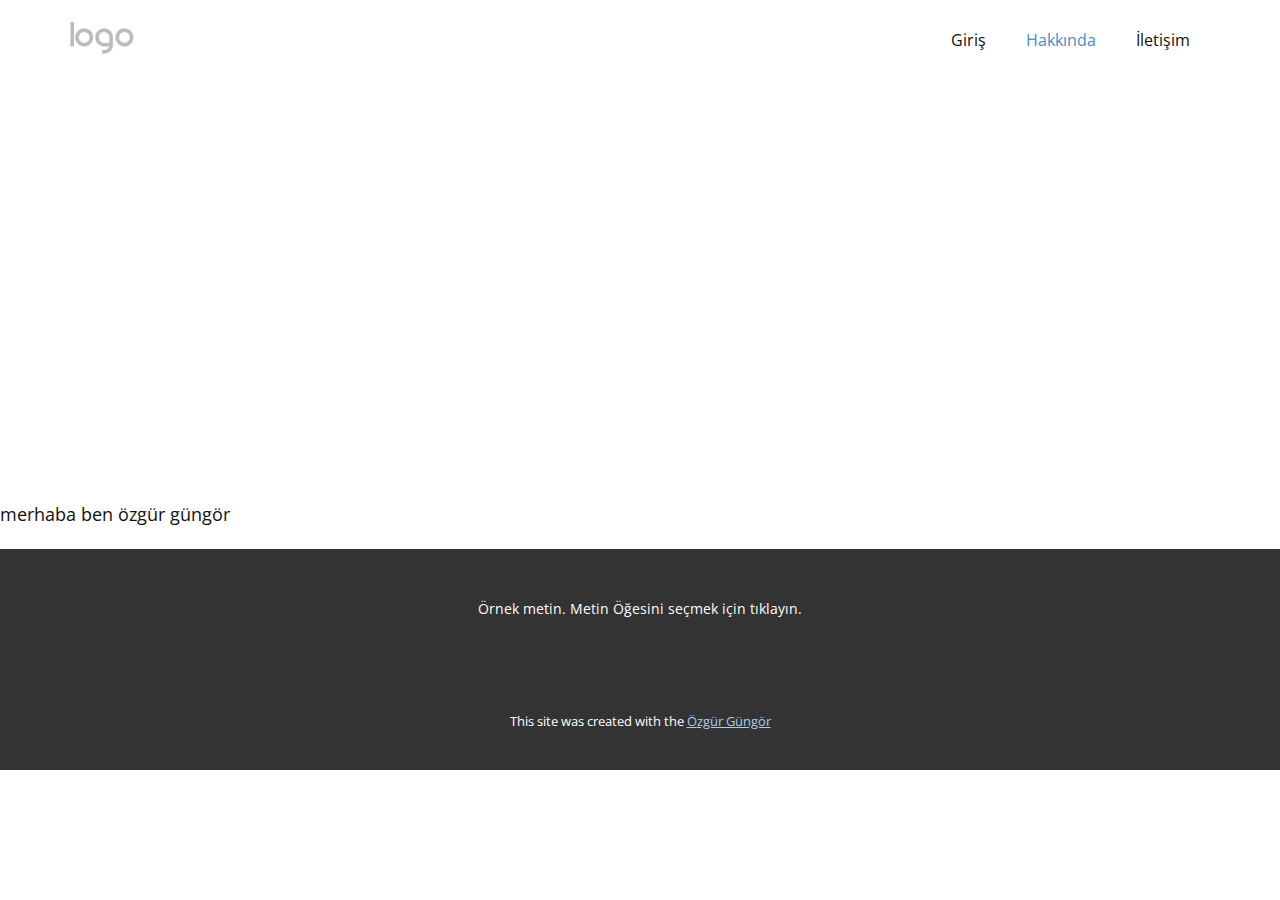
<file: Hakkında.html>
<!DOCTYPE html>
<html style="font-size: 16px;" lang="tr"><head>
    <meta name="viewport" content="width=device-width, initial-scale=1.0">
    <meta charset="utf-8">
    <meta name="keywords" content="">
    <meta name="description" content="">



    <title>Hakkında</title>
    <link rel="icon" href="code-slash.svg" type="image/x-icon">






    <link rel="stylesheet" href="nicepage.css" media="screen">
    <link rel="stylesheet" href="Hakkında.css" media="screen">
    <script class="u-script" type="text/javascript" src="jquery.js" defer=""></script>
    <script class="u-script" type="text/javascript" src="nicepage.js" defer=""></script>
    <meta name="generator" content="Nicepage 6.9.2, nicepage.com">
    <link id="u-theme-google-font" rel="stylesheet" href="https://fonts.googleapis.com/css?family=Roboto:100,100i,300,300i,400,400i,500,500i,700,700i,900,900i|Open+Sans:300,300i,400,400i,500,500i,600,600i,700,700i,800,800i">



    <script type="application/ld+json">        {
                "@context": "http://schema.org",
                "@type": "Organization",
                "name": "",
                "logo": "images/default-logo.png"
        }</script>
    <meta name="theme-color" content="#478ac9">
    <meta property="og:title" content="Hakkında">
    <meta property="og:type" content="website">
    <meta data-intl-tel-input-cdn-path="intlTelInput/">
</head>
  <body data-path-to-root="./" data-include-products="false" class="u-body u-xl-mode" data-lang="tr"><header class="u-clearfix u-header u-header" id="sec-3034"><div class="u-clearfix u-sheet u-valign-middle u-sheet-1">
        <a href="#" class="u-image u-logo u-image-1">
          <img src="images/default-logo.png" class="u-logo-image u-logo-image-1">
        </a>
        <nav class="u-menu u-menu-dropdown u-offcanvas u-menu-1">
          <div class="menu-collapse" style="font-size: 1rem; letter-spacing: 0px;">
            <a class="u-button-style u-custom-left-right-menu-spacing u-custom-padding-bottom u-custom-top-bottom-menu-spacing u-nav-link u-text-active-palette-1-base u-text-hover-palette-2-base" href="#">
              <svg class="u-svg-link" viewBox="0 0 24 24"><use xlink:href="#menu-hamburger"></use></svg>
              <svg class="u-svg-content" version="1.1" id="menu-hamburger" viewBox="0 0 16 16" x="0px" y="0px" xmlns:xlink="http://www.w3.org/1999/xlink" xmlns="http://www.w3.org/2000/svg"><g><rect y="1" width="16" height="2"></rect><rect y="7" width="16" height="2"></rect><rect y="13" width="16" height="2"></rect>
</g></svg>
            </a>
          </div>
          <div class="u-nav-container">
            <ul class="u-nav u-unstyled u-nav-1"><li class="u-nav-item"><a class="u-button-style u-nav-link u-text-active-palette-1-base u-text-hover-palette-2-base" href="Giriş.html" style="padding: 10px 20px;">Giriş</a>
</li><li class="u-nav-item"><a class="u-button-style u-nav-link u-text-active-palette-1-base u-text-hover-palette-2-base" href="Hakkında.html" style="padding: 10px 20px;">Hakkında</a>
</li><li class="u-nav-item"><a class="u-button-style u-nav-link u-text-active-palette-1-base u-text-hover-palette-2-base" href="İletişim.html" style="padding: 10px 20px;">İletişim</a>
</li></ul>
          </div>
          <div class="u-nav-container-collapse">
            <div class="u-black u-container-style u-inner-container-layout u-opacity u-opacity-95 u-sidenav">
              <div class="u-inner-container-layout u-sidenav-overflow">
                <div class="u-menu-close"></div>
                <ul class="u-align-center u-nav u-popupmenu-items u-unstyled u-nav-2"><li class="u-nav-item"><a class="u-button-style u-nav-link" href="Giriş.html">Giriş</a>
</li><li class="u-nav-item"><a class="u-button-style u-nav-link" href="Hakkında.html">Hakkında</a>
</li><li class="u-nav-item"><a class="u-button-style u-nav-link" href="İletişim.html">İletişim</a>
</li></ul>
              </div>
            </div>
            <div class="u-black u-menu-overlay u-opacity u-opacity-70"></div>
          </div>
        </nav>
      </div></header>
    <section class="u-clearfix u-section-1" id="sec-e290">
      <div class="u-clearfix u-sheet u-sheet-1"></div>
    </section>
    
    





    <p>merhaba ben özgür güngör</p>












    <footer class="u-align-center u-clearfix u-footer u-grey-80 u-footer" id="sec-2a02"><div class="u-clearfix u-sheet  u-sheet-1">

        <p class="u-small-text u-text u-text-variant u-text-1">Örnek metin. Metin Öğesini seçmek için tıklayın.</p>

      </div>
      
      
    </footer>






    <section class="u-backlink u-clearfix u-grey-80">
      <p class="u-text">
        <span>This site was created with the </span>
        <a class="u-link"https://github.com/ozgurgungor1" target="_blank" rel="nofollow">
          <span>Özgür Güngör</span>
        </a>
      </p>
    </section>

</body>

</html>
</file>
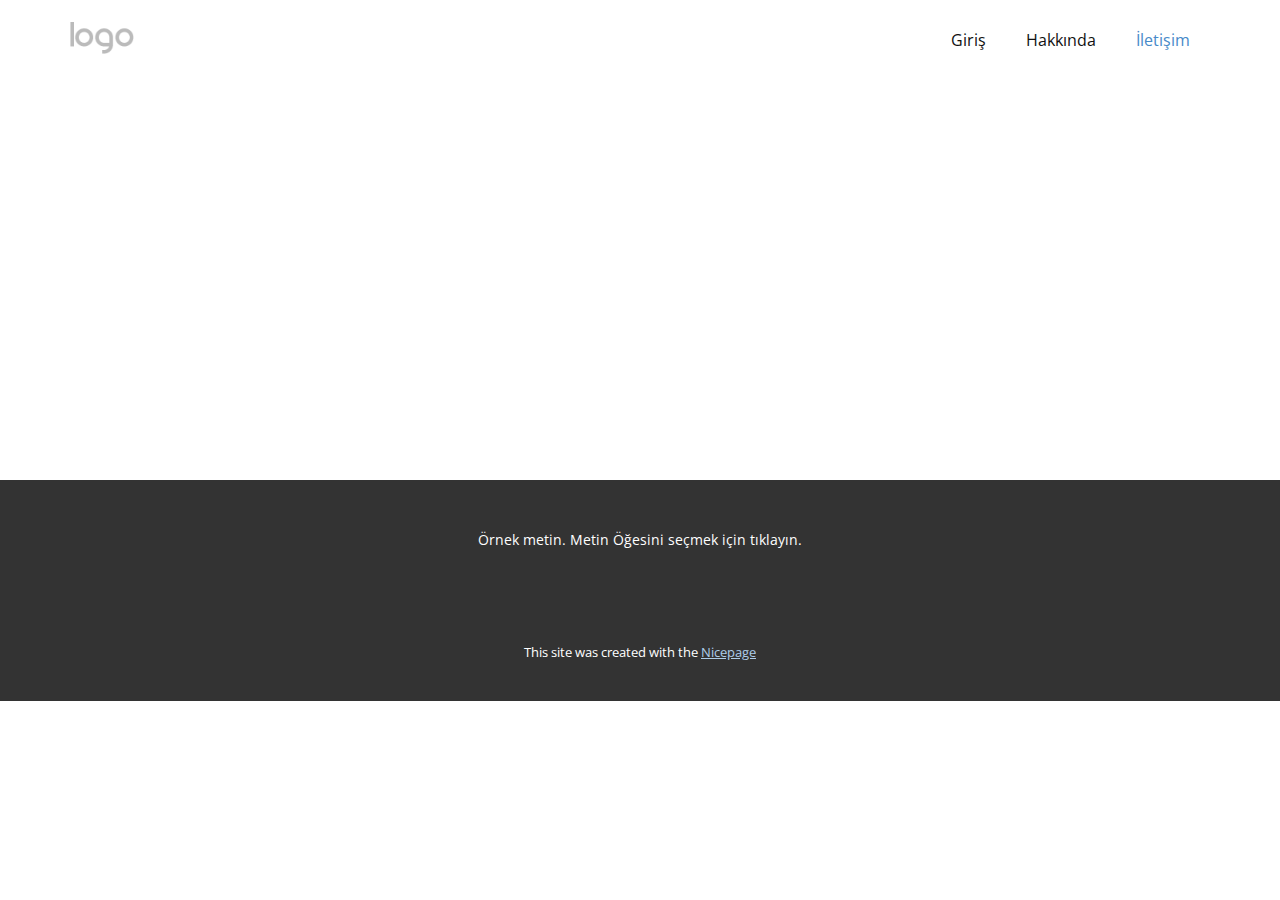
<file: İletişim.html>
<!DOCTYPE html>
<html style="font-size: 16px;" lang="tr"><head>
    <meta name="viewport" content="width=device-width, initial-scale=1.0">
    <meta charset="utf-8">
    <meta name="keywords" content="">
    <meta name="description" content="">




    <title>İletişim</title>
    <link rel="icon" href="code-slash.svg" type="image/x-icon">



    <link rel="stylesheet" href="nicepage.css" media="screen">
    <link rel="stylesheet" href="İletişim.css" media="screen">
    <script class="u-script" type="text/javascript" src="jquery.js" defer=""></script>
    <script class="u-script" type="text/javascript" src="nicepage.js" defer=""></script>
    <meta name="generator" content="Nicepage 6.9.2, nicepage.com">
    <link id="u-theme-google-font" rel="stylesheet" href="https://fonts.googleapis.com/css?family=Roboto:100,100i,300,300i,400,400i,500,500i,700,700i,900,900i|Open+Sans:300,300i,400,400i,500,500i,600,600i,700,700i,800,800i">



    <script type="application/ld+json">        {
                "@context": "http://schema.org",
                "@type": "Organization",
                "name": "",
                "logo": "images/default-logo.png"
        }</script>
    <meta name="theme-color" content="#478ac9">
    <meta property="og:title" content="İletişim">
    <meta property="og:type" content="website">
    <meta data-intl-tel-input-cdn-path="intlTelInput/">
</head>
  <body data-path-to-root="./" data-include-products="false" class="u-body u-xl-mode" data-lang="tr"><header class="u-clearfix u-header u-header" id="sec-3034"><div class="u-clearfix u-sheet u-valign-middle u-sheet-1">
        <a href="#" class="u-image u-logo u-image-1">
          <img src="images/default-logo.png" class="u-logo-image u-logo-image-1">
        </a>
        <nav class="u-menu u-menu-dropdown u-offcanvas u-menu-1">
          <div class="menu-collapse" style="font-size: 1rem; letter-spacing: 0px;">
            <a class="u-button-style u-custom-left-right-menu-spacing u-custom-padding-bottom u-custom-top-bottom-menu-spacing u-nav-link u-text-active-palette-1-base u-text-hover-palette-2-base" href="#">
              <svg class="u-svg-link" viewBox="0 0 24 24"><use xlink:href="#menu-hamburger"></use></svg>
              <svg class="u-svg-content" version="1.1" id="menu-hamburger" viewBox="0 0 16 16" x="0px" y="0px" xmlns:xlink="http://www.w3.org/1999/xlink" xmlns="http://www.w3.org/2000/svg"><g><rect y="1" width="16" height="2"></rect><rect y="7" width="16" height="2"></rect><rect y="13" width="16" height="2"></rect>
</g></svg>
            </a>
          </div>
          <div class="u-nav-container">
            <ul class="u-nav u-unstyled u-nav-1"><li class="u-nav-item"><a class="u-button-style u-nav-link u-text-active-palette-1-base u-text-hover-palette-2-base" href="Giriş.html" style="padding: 10px 20px;">Giriş</a>
</li><li class="u-nav-item"><a class="u-button-style u-nav-link u-text-active-palette-1-base u-text-hover-palette-2-base" href="Hakkında.html" style="padding: 10px 20px;">Hakkında</a>
</li><li class="u-nav-item"><a class="u-button-style u-nav-link u-text-active-palette-1-base u-text-hover-palette-2-base" href="İletişim.html" style="padding: 10px 20px;">İletişim</a>
</li></ul>
          </div>
          <div class="u-nav-container-collapse">
            <div class="u-black u-container-style u-inner-container-layout u-opacity u-opacity-95 u-sidenav">
              <div class="u-inner-container-layout u-sidenav-overflow">
                <div class="u-menu-close"></div>
                <ul class="u-align-center u-nav u-popupmenu-items u-unstyled u-nav-2"><li class="u-nav-item"><a class="u-button-style u-nav-link" href="Giriş.html">Giriş</a>
</li><li class="u-nav-item"><a class="u-button-style u-nav-link" href="Hakkında.html">Hakkında</a>
</li><li class="u-nav-item"><a class="u-button-style u-nav-link" href="İletişim.html">İletişim</a>
</li></ul>
              </div>
            </div>
            <div class="u-black u-menu-overlay u-opacity u-opacity-70"></div>
          </div>
        </nav>
      </div></header>
    <section class="u-clearfix u-section-1" id="sec-6b48">
      <div class="u-clearfix u-sheet u-sheet-1"></div>
    </section>
    
    
    
    <footer class="u-align-center u-clearfix u-footer u-grey-80 u-footer" id="sec-2a02"><div class="u-clearfix u-sheet u-sheet-1">
        <p class="u-small-text u-text u-text-variant u-text-1">Örnek metin. Metin Öğesini seçmek için tıklayın.</p>
      </div></footer>
    <section class="u-backlink u-clearfix u-grey-80">
      <p class="u-text">
        <span>This site was created with the </span>
        <a class="u-link" href="https://nicepage.com/" target="_blank" rel="nofollow">
          <span>Nicepage</span>
        </a>
      </p>
    </section>
  
</body></html>
</file>
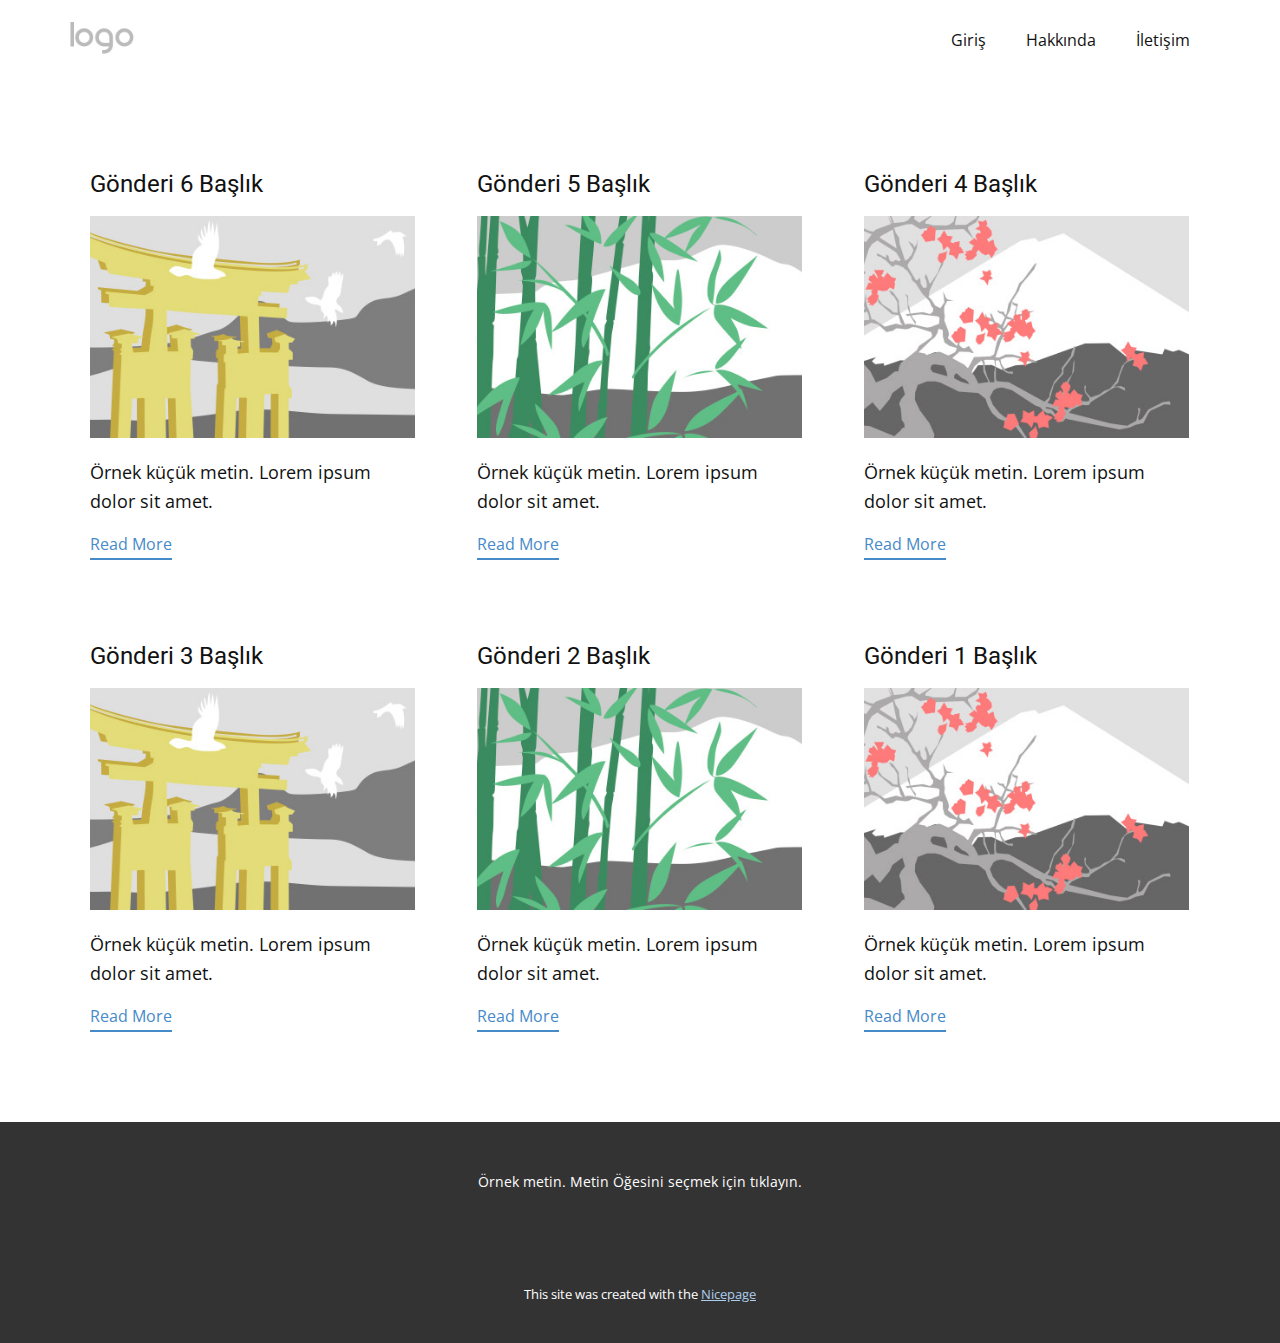
<file: blog/blog.html>
<!DOCTYPE html>
<html style="font-size: 16px;" lang="tr"><head>
    <meta name="viewport" content="width=device-width, initial-scale=1.0">
    <meta charset="utf-8">
    <meta name="keywords" content="">
    <meta name="description" content="">
    <title>Blog</title>
    <link rel="stylesheet" href="../nicepage.css" media="screen">
<link rel="stylesheet" href="../Blog-Template.css" media="screen">
    <script class="u-script" type="text/javascript" src="../jquery.js" defer=""></script>
    <script class="u-script" type="text/javascript" src="../nicepage.js" defer=""></script>
    <meta name="generator" content="Nicepage 6.9.2, nicepage.com">
    <link id="u-theme-google-font" rel="stylesheet" href="https://fonts.googleapis.com/css?family=Roboto:100,100i,300,300i,400,400i,500,500i,700,700i,900,900i|Open+Sans:300,300i,400,400i,500,500i,600,600i,700,700i,800,800i">
    
    
    
    <script type="application/ld+json">{
		"@context": "http://schema.org",
		"@type": "Organization",
		"name": "",
		"logo": "images/default-logo.png"
}</script>
    <meta name="theme-color" content="#478ac9">
  <meta data-intl-tel-input-cdn-path="intlTelInput/"></head>
  <body data-path-to-root="./" data-include-products="false" class="u-body u-xl-mode" data-lang="tr"><header class="u-clearfix u-header u-header" id="sec-3034"><div class="u-clearfix u-sheet u-valign-middle u-sheet-1">
        <a href="#" class="u-image u-logo u-image-1">
          <img src="../images/default-logo.png" class="u-logo-image u-logo-image-1">
        </a>
        <nav class="u-menu u-menu-dropdown u-offcanvas u-menu-1">
          <div class="menu-collapse" style="font-size: 1rem; letter-spacing: 0px;">
            <a class="u-button-style u-custom-left-right-menu-spacing u-custom-padding-bottom u-custom-top-bottom-menu-spacing u-nav-link u-text-active-palette-1-base u-text-hover-palette-2-base" href="#">
              <svg class="u-svg-link" viewBox="0 0 24 24"><use xlink:href="#menu-hamburger"></use></svg>
              <svg class="u-svg-content" version="1.1" id="menu-hamburger" viewBox="0 0 16 16" x="0px" y="0px" xmlns:xlink="http://www.w3.org/1999/xlink" xmlns="http://www.w3.org/2000/svg"><g><rect y="1" width="16" height="2"></rect><rect y="7" width="16" height="2"></rect><rect y="13" width="16" height="2"></rect>
</g></svg>
            </a>
          </div>
          <div class="u-nav-container">
            <ul class="u-nav u-unstyled u-nav-1"><li class="u-nav-item"><a class="u-button-style u-nav-link u-text-active-palette-1-base u-text-hover-palette-2-base" href="../Giriş.html" style="padding: 10px 20px;">Giriş</a>
</li><li class="u-nav-item"><a class="u-button-style u-nav-link u-text-active-palette-1-base u-text-hover-palette-2-base" href="../Hakkında.html" style="padding: 10px 20px;">Hakkında</a>
</li><li class="u-nav-item"><a class="u-button-style u-nav-link u-text-active-palette-1-base u-text-hover-palette-2-base" href="../İletişim.html" style="padding: 10px 20px;">İletişim</a>
</li></ul>
          </div>
          <div class="u-nav-container-collapse">
            <div class="u-black u-container-style u-inner-container-layout u-opacity u-opacity-95 u-sidenav">
              <div class="u-inner-container-layout u-sidenav-overflow">
                <div class="u-menu-close"></div>
                <ul class="u-align-center u-nav u-popupmenu-items u-unstyled u-nav-2"><li class="u-nav-item"><a class="u-button-style u-nav-link" href="../Giriş.html">Giriş</a>
</li><li class="u-nav-item"><a class="u-button-style u-nav-link" href="../Hakkında.html">Hakkında</a>
</li><li class="u-nav-item"><a class="u-button-style u-nav-link" href="../İletişim.html">İletişim</a>
</li></ul>
              </div>
            </div>
            <div class="u-black u-menu-overlay u-opacity u-opacity-70"></div>
          </div>
        </nav>
      </div></header>
    <section class="u-clearfix u-section-1" id="sec-8896">
      <div class="u-clearfix u-sheet u-valign-middle u-sheet-1"><!--blog--><!--blog_options_json--><!--{"type":"Recent","source":"","tags":"","count":""}--><!--/blog_options_json-->
        <div class="u-blog u-expanded-width u-repeater u-repeater-1"><!--blog_post-->
          <div class="u-blog-post u-container-style u-repeater-item u-white u-repeater-item-1">
            <div class="u-container-layout u-similar-container u-valign-top u-container-layout-1"><!--blog_post_header-->
              <h4 class="u-blog-control u-text u-text-1">
                <a class="u-post-header-link" href="../blog/gönderi-5.html">Gönderi 6 Başlık</a>
              </h4><!--/blog_post_header--><!--blog_post_image-->
              <a class="u-post-header-link" href="../blog/gönderi-5.html"><img alt="" class="u-blog-control u-expanded-width u-image u-image-default u-image-1" src="../images/8ad73f3c.jpeg"></a><!--/blog_post_image--><!--blog_post_content-->
              <div class="u-blog-control u-post-content u-text u-text-2 fr-view">Örnek küçük metin. Lorem ipsum dolor sit amet.</div><!--/blog_post_content--><!--blog_post_readmore-->
              <a href="../blog/gönderi-5.html" class="u-blog-control u-border-2 u-border-palette-1-base u-btn u-btn-rectangle u-button-style u-none u-btn-1"><!--blog_post_readmore_content--><!--options_json--><!--{"content":"Read More","defaultValue":"Devamını Oku"}--><!--/options_json-->Read More<!--/blog_post_readmore_content--></a><!--/blog_post_readmore-->
            </div>
          </div><div class="u-blog-post u-container-style u-repeater-item u-video-cover u-white">
            <div class="u-container-layout u-similar-container u-valign-top u-container-layout-2"><!--blog_post_header-->
              <h4 class="u-blog-control u-text u-text-3">
                <a class="u-post-header-link" href="../blog/gönderi-4.html">Gönderi 5 Başlık</a>
              </h4><!--/blog_post_header--><!--blog_post_image-->
              <a class="u-post-header-link" href="../blog/gönderi-4.html"><img alt="" class="u-blog-control u-expanded-width u-image u-image-default u-image-2" src="../images/68f64b9d.jpeg"></a><!--/blog_post_image--><!--blog_post_content-->
              <div class="u-blog-control u-post-content u-text u-text-4 fr-view">Örnek küçük metin. Lorem ipsum dolor sit amet.</div><!--/blog_post_content--><!--blog_post_readmore-->
              <a href="../blog/gönderi-4.html" class="u-blog-control u-border-2 u-border-palette-1-base u-btn u-btn-rectangle u-button-style u-none u-btn-2"><!--blog_post_readmore_content--><!--options_json--><!--{"content":"Read More","defaultValue":"Devamını Oku"}--><!--/options_json-->Read More<!--/blog_post_readmore_content--></a><!--/blog_post_readmore-->
            </div>
          </div><div class="u-blog-post u-container-style u-repeater-item u-video-cover u-white">
            <div class="u-container-layout u-similar-container u-valign-top u-container-layout-3"><!--blog_post_header-->
              <h4 class="u-blog-control u-text u-text-5">
                <a class="u-post-header-link" href="../blog/gönderi-3.html">Gönderi 4 Başlık</a>
              </h4><!--/blog_post_header--><!--blog_post_image-->
              <a class="u-post-header-link" href="../blog/gönderi-3.html"><img alt="" class="u-blog-control u-expanded-width u-image u-image-default u-image-3" src="../images/0fd3416c.jpeg"></a><!--/blog_post_image--><!--blog_post_content-->
              <div class="u-blog-control u-post-content u-text u-text-6 fr-view">Örnek küçük metin. Lorem ipsum dolor sit amet.</div><!--/blog_post_content--><!--blog_post_readmore-->
              <a href="../blog/gönderi-3.html" class="u-blog-control u-border-2 u-border-palette-1-base u-btn u-btn-rectangle u-button-style u-none u-btn-3"><!--blog_post_readmore_content--><!--options_json--><!--{"content":"Read More","defaultValue":"Devamını Oku"}--><!--/options_json-->Read More<!--/blog_post_readmore_content--></a><!--/blog_post_readmore-->
            </div>
          </div><div class="u-blog-post u-container-style u-repeater-item u-white u-repeater-item-1">
            <div class="u-container-layout u-similar-container u-valign-top u-container-layout-1"><!--blog_post_header-->
              <h4 class="u-blog-control u-text u-text-1">
                <a class="u-post-header-link" href="../blog/gönderi-2.html">Gönderi 3 Başlık</a>
              </h4><!--/blog_post_header--><!--blog_post_image-->
              <a class="u-post-header-link" href="../blog/gönderi-2.html"><img alt="" class="u-blog-control u-expanded-width u-image u-image-default u-image-1" src="../images/8ad73f3c.jpeg"></a><!--/blog_post_image--><!--blog_post_content-->
              <div class="u-blog-control u-post-content u-text u-text-2 fr-view">Örnek küçük metin. Lorem ipsum dolor sit amet.</div><!--/blog_post_content--><!--blog_post_readmore-->
              <a href="../blog/gönderi-2.html" class="u-blog-control u-border-2 u-border-palette-1-base u-btn u-btn-rectangle u-button-style u-none u-btn-1"><!--blog_post_readmore_content--><!--options_json--><!--{"content":"Read More","defaultValue":"Devamını Oku"}--><!--/options_json-->Read More<!--/blog_post_readmore_content--></a><!--/blog_post_readmore-->
            </div>
          </div><div class="u-blog-post u-container-style u-repeater-item u-video-cover u-white">
            <div class="u-container-layout u-similar-container u-valign-top u-container-layout-2"><!--blog_post_header-->
              <h4 class="u-blog-control u-text u-text-3">
                <a class="u-post-header-link" href="../blog/gönderi-1.html">Gönderi 2 Başlık</a>
              </h4><!--/blog_post_header--><!--blog_post_image-->
              <a class="u-post-header-link" href="../blog/gönderi-1.html"><img alt="" class="u-blog-control u-expanded-width u-image u-image-default u-image-2" src="../images/68f64b9d.jpeg"></a><!--/blog_post_image--><!--blog_post_content-->
              <div class="u-blog-control u-post-content u-text u-text-4 fr-view">Örnek küçük metin. Lorem ipsum dolor sit amet.</div><!--/blog_post_content--><!--blog_post_readmore-->
              <a href="../blog/gönderi-1.html" class="u-blog-control u-border-2 u-border-palette-1-base u-btn u-btn-rectangle u-button-style u-none u-btn-2"><!--blog_post_readmore_content--><!--options_json--><!--{"content":"Read More","defaultValue":"Devamını Oku"}--><!--/options_json-->Read More<!--/blog_post_readmore_content--></a><!--/blog_post_readmore-->
            </div>
          </div><div class="u-blog-post u-container-style u-repeater-item u-video-cover u-white">
            <div class="u-container-layout u-similar-container u-valign-top u-container-layout-3"><!--blog_post_header-->
              <h4 class="u-blog-control u-text u-text-5">
                <a class="u-post-header-link" href="../blog/gönderi.html">Gönderi 1 Başlık</a>
              </h4><!--/blog_post_header--><!--blog_post_image-->
              <a class="u-post-header-link" href="../blog/gönderi.html"><img alt="" class="u-blog-control u-expanded-width u-image u-image-default u-image-3" src="../images/0fd3416c.jpeg"></a><!--/blog_post_image--><!--blog_post_content-->
              <div class="u-blog-control u-post-content u-text u-text-6 fr-view">Örnek küçük metin. Lorem ipsum dolor sit amet.</div><!--/blog_post_content--><!--blog_post_readmore-->
              <a href="../blog/gönderi.html" class="u-blog-control u-border-2 u-border-palette-1-base u-btn u-btn-rectangle u-button-style u-none u-btn-3"><!--blog_post_readmore_content--><!--options_json--><!--{"content":"Read More","defaultValue":"Devamını Oku"}--><!--/options_json-->Read More<!--/blog_post_readmore_content--></a><!--/blog_post_readmore-->
            </div>
          </div><!--/blog_post--><!--blog_post-->
          <!--/blog_post--><!--blog_post-->
          <!--/blog_post-->
        </div><!--/blog-->
      </div>
    </section>
    
    
    
    <footer class="u-align-center u-clearfix u-footer u-grey-80 u-footer" id="sec-2a02"><div class="u-clearfix u-sheet u-sheet-1">
        <p class="u-small-text u-text u-text-variant u-text-1">Örnek metin. Metin Öğesini seçmek için tıklayın.</p>
      </div></footer>
    <section class="u-backlink u-clearfix u-grey-80">
      <p class="u-text">
        <span>This site was created with the </span>
        <a class="u-link" href="https://nicepage.com/" target="_blank" rel="nofollow">
          <span>Nicepage</span>
        </a>
      </p>
    </section>
  
</body></html>
</file>
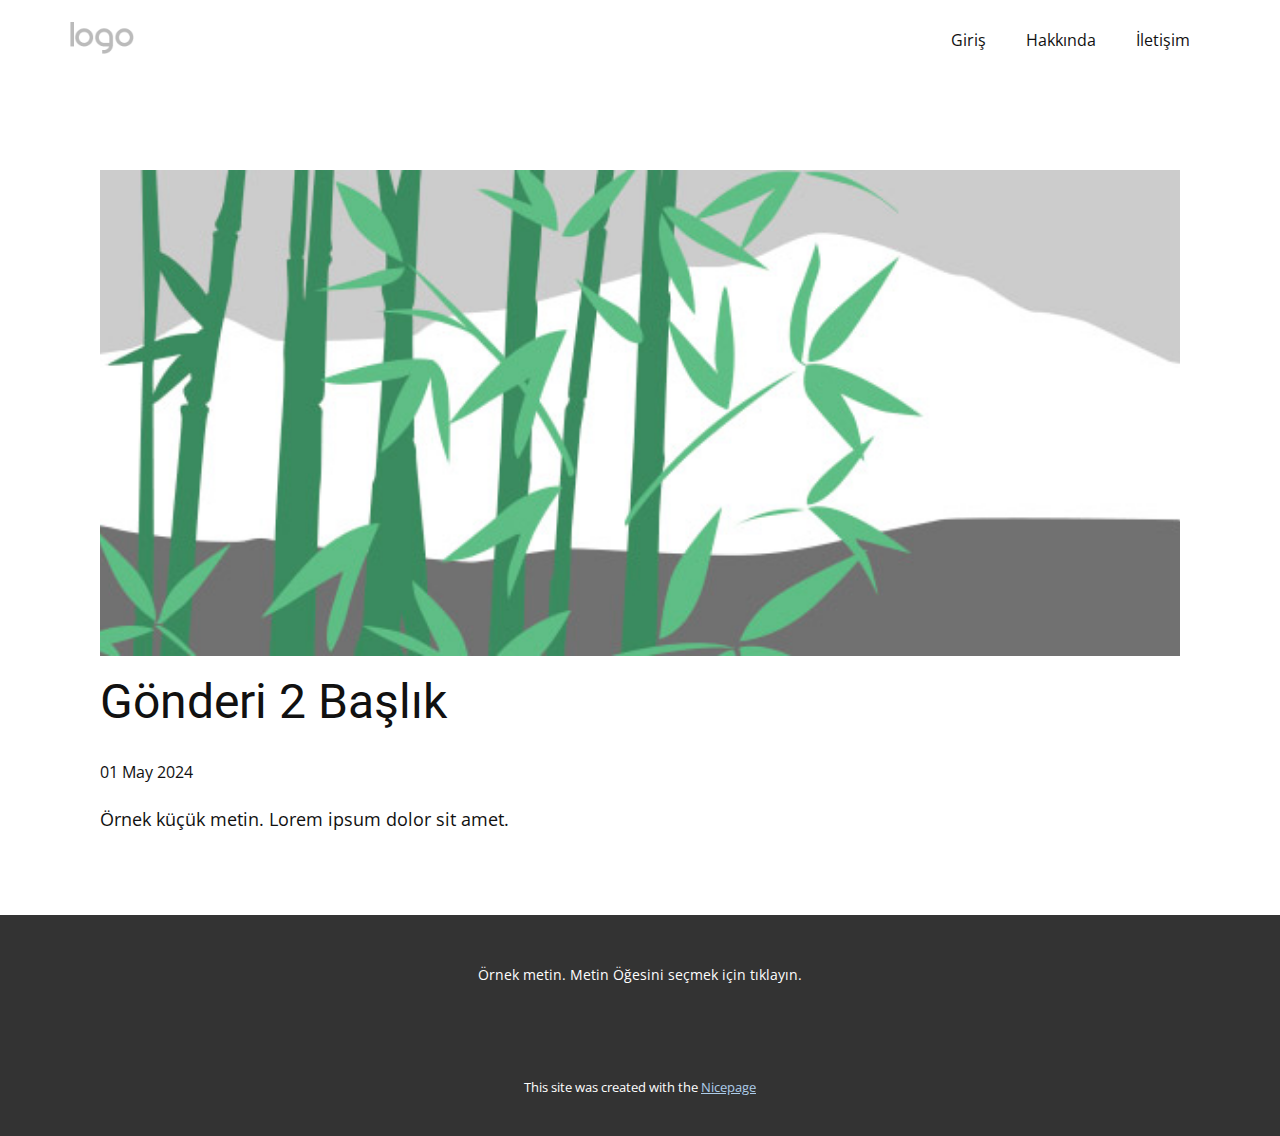
<file: blog/gönderi-1.html>
<!DOCTYPE html>
<html style="font-size: 16px;" lang="tr"><head>
    <meta name="viewport" content="width=device-width, initial-scale=1.0">
    <meta charset="utf-8">
    <meta name="keywords" content="Gönderi 1 Başlık">
    <meta name="description" content="">
    <title>Gönderi 2 Başlık</title>
    <link rel="stylesheet" href="../nicepage.css" media="screen">
<link rel="stylesheet" href="../Post-Template.css" media="screen">
    <script class="u-script" type="text/javascript" src="../jquery.js" defer=""></script>
    <script class="u-script" type="text/javascript" src="../nicepage.js" defer=""></script>
    <meta name="generator" content="Nicepage 6.9.2, nicepage.com">
    <link id="u-theme-google-font" rel="stylesheet" href="https://fonts.googleapis.com/css?family=Roboto:100,100i,300,300i,400,400i,500,500i,700,700i,900,900i|Open+Sans:300,300i,400,400i,500,500i,600,600i,700,700i,800,800i">
    
    
    
    <script type="application/ld+json">{
		"@context": "http://schema.org",
		"@type": "Organization",
		"name": "",
		"logo": "images/default-logo.png"
}</script>
    <meta name="theme-color" content="#478ac9">
  <meta data-intl-tel-input-cdn-path="intlTelInput/"></head>
  <body data-path-to-root="./" data-include-products="false" class="u-body u-xl-mode" data-lang="tr"><header class="u-clearfix u-header u-header" id="sec-3034"><div class="u-clearfix u-sheet u-valign-middle u-sheet-1">
        <a href="#" class="u-image u-logo u-image-1">
          <img src="../images/default-logo.png" class="u-logo-image u-logo-image-1">
        </a>
        <nav class="u-menu u-menu-dropdown u-offcanvas u-menu-1">
          <div class="menu-collapse" style="font-size: 1rem; letter-spacing: 0px;">
            <a class="u-button-style u-custom-left-right-menu-spacing u-custom-padding-bottom u-custom-top-bottom-menu-spacing u-nav-link u-text-active-palette-1-base u-text-hover-palette-2-base" href="#">
              <svg class="u-svg-link" viewBox="0 0 24 24"><use xlink:href="#menu-hamburger"></use></svg>
              <svg class="u-svg-content" version="1.1" id="menu-hamburger" viewBox="0 0 16 16" x="0px" y="0px" xmlns:xlink="http://www.w3.org/1999/xlink" xmlns="http://www.w3.org/2000/svg"><g><rect y="1" width="16" height="2"></rect><rect y="7" width="16" height="2"></rect><rect y="13" width="16" height="2"></rect>
</g></svg>
            </a>
          </div>
          <div class="u-nav-container">
            <ul class="u-nav u-unstyled u-nav-1"><li class="u-nav-item"><a class="u-button-style u-nav-link u-text-active-palette-1-base u-text-hover-palette-2-base" href="../Giriş.html" style="padding: 10px 20px;">Giriş</a>
</li><li class="u-nav-item"><a class="u-button-style u-nav-link u-text-active-palette-1-base u-text-hover-palette-2-base" href="../Hakkında.html" style="padding: 10px 20px;">Hakkında</a>
</li><li class="u-nav-item"><a class="u-button-style u-nav-link u-text-active-palette-1-base u-text-hover-palette-2-base" href="../İletişim.html" style="padding: 10px 20px;">İletişim</a>
</li></ul>
          </div>
          <div class="u-nav-container-collapse">
            <div class="u-black u-container-style u-inner-container-layout u-opacity u-opacity-95 u-sidenav">
              <div class="u-inner-container-layout u-sidenav-overflow">
                <div class="u-menu-close"></div>
                <ul class="u-align-center u-nav u-popupmenu-items u-unstyled u-nav-2"><li class="u-nav-item"><a class="u-button-style u-nav-link" href="../Giriş.html">Giriş</a>
</li><li class="u-nav-item"><a class="u-button-style u-nav-link" href="../Hakkında.html">Hakkında</a>
</li><li class="u-nav-item"><a class="u-button-style u-nav-link" href="../İletişim.html">İletişim</a>
</li></ul>
              </div>
            </div>
            <div class="u-black u-menu-overlay u-opacity u-opacity-70"></div>
          </div>
        </nav>
      </div></header>
    <section class="u-align-center u-clearfix u-section-1" id="sec-5c79">
      <div class="u-clearfix u-sheet u-valign-middle-md u-valign-middle-sm u-valign-middle-xs u-sheet-1"><!--post_details--><!--post_details_options_json--><!--{"source":""}--><!--/post_details_options_json--><!--blog_post-->
        <div class="u-container-style u-expanded-width u-post-details u-post-details-1">
          <div class="u-container-layout u-valign-middle u-container-layout-1"><!--blog_post_image-->
            <img alt="" class="u-blog-control u-expanded-width u-image u-image-default u-image-1" src="../images/68f64b9d.jpeg"><!--/blog_post_image--><!--blog_post_header-->
            <h2 class="u-blog-control u-text u-text-1">Gönderi 2 Başlık</h2><!--/blog_post_header--><!--blog_post_metadata-->
            <div class="u-blog-control u-metadata u-metadata-1"><!--blog_post_metadata_date-->
              <span class="u-meta-date u-meta-icon">01 May 2024</span><!--/blog_post_metadata_date--><!--blog_post_metadata_category-->
              <!--/blog_post_metadata_category--><!--blog_post_metadata_comments-->
              <!--/blog_post_metadata_comments-->
            </div><!--/blog_post_metadata--><!--blog_post_content-->
            <div class="u-align-justify u-blog-control u-post-content u-text u-text-2 fr-view">
  Örnek küçük metin. Lorem ipsum dolor sit amet.
  </div><!--/blog_post_content-->
          </div>
        </div><!--/blog_post--><!--/post_details-->
      </div>
    </section>
    
    
    
    <footer class="u-align-center u-clearfix u-footer u-grey-80 u-footer" id="sec-2a02"><div class="u-clearfix u-sheet u-sheet-1">
        <p class="u-small-text u-text u-text-variant u-text-1">Örnek metin. Metin Öğesini seçmek için tıklayın.</p>
      </div></footer>
    <section class="u-backlink u-clearfix u-grey-80">
      <p class="u-text">
        <span>This site was created with the </span>
        <a class="u-link" href="https://nicepage.com/" target="_blank" rel="nofollow">
          <span>Nicepage</span>
        </a>
      </p>
    </section>
  
</body></html>
</file>
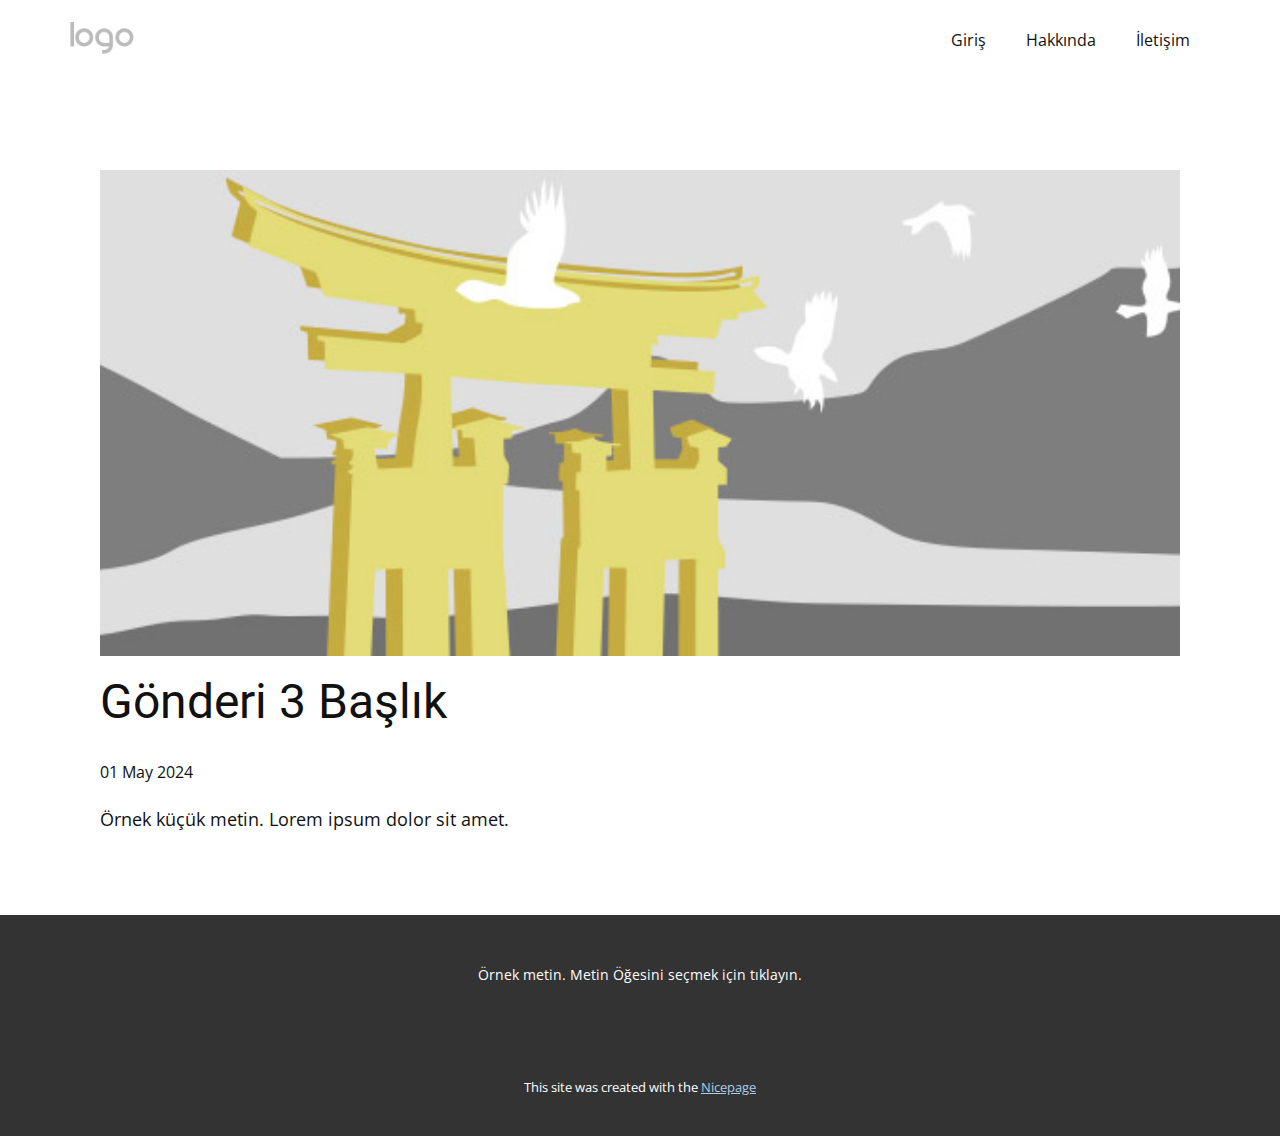
<file: blog/gönderi-2.html>
<!DOCTYPE html>
<html style="font-size: 16px;" lang="tr"><head>
    <meta name="viewport" content="width=device-width, initial-scale=1.0">
    <meta charset="utf-8">
    <meta name="keywords" content="Gönderi 1 Başlık">
    <meta name="description" content="">
    <title>Gönderi 3 Başlık</title>
    <link rel="stylesheet" href="../nicepage.css" media="screen">
<link rel="stylesheet" href="../Post-Template.css" media="screen">
    <script class="u-script" type="text/javascript" src="../jquery.js" defer=""></script>
    <script class="u-script" type="text/javascript" src="../nicepage.js" defer=""></script>
    <meta name="generator" content="Nicepage 6.9.2, nicepage.com">
    <link id="u-theme-google-font" rel="stylesheet" href="https://fonts.googleapis.com/css?family=Roboto:100,100i,300,300i,400,400i,500,500i,700,700i,900,900i|Open+Sans:300,300i,400,400i,500,500i,600,600i,700,700i,800,800i">
    
    
    
    <script type="application/ld+json">{
		"@context": "http://schema.org",
		"@type": "Organization",
		"name": "",
		"logo": "images/default-logo.png"
}</script>
    <meta name="theme-color" content="#478ac9">
  <meta data-intl-tel-input-cdn-path="intlTelInput/"></head>
  <body data-path-to-root="./" data-include-products="false" class="u-body u-xl-mode" data-lang="tr"><header class="u-clearfix u-header u-header" id="sec-3034"><div class="u-clearfix u-sheet u-valign-middle u-sheet-1">
        <a href="#" class="u-image u-logo u-image-1">
          <img src="../images/default-logo.png" class="u-logo-image u-logo-image-1">
        </a>
        <nav class="u-menu u-menu-dropdown u-offcanvas u-menu-1">
          <div class="menu-collapse" style="font-size: 1rem; letter-spacing: 0px;">
            <a class="u-button-style u-custom-left-right-menu-spacing u-custom-padding-bottom u-custom-top-bottom-menu-spacing u-nav-link u-text-active-palette-1-base u-text-hover-palette-2-base" href="#">
              <svg class="u-svg-link" viewBox="0 0 24 24"><use xlink:href="#menu-hamburger"></use></svg>
              <svg class="u-svg-content" version="1.1" id="menu-hamburger" viewBox="0 0 16 16" x="0px" y="0px" xmlns:xlink="http://www.w3.org/1999/xlink" xmlns="http://www.w3.org/2000/svg"><g><rect y="1" width="16" height="2"></rect><rect y="7" width="16" height="2"></rect><rect y="13" width="16" height="2"></rect>
</g></svg>
            </a>
          </div>
          <div class="u-nav-container">
            <ul class="u-nav u-unstyled u-nav-1"><li class="u-nav-item"><a class="u-button-style u-nav-link u-text-active-palette-1-base u-text-hover-palette-2-base" href="../Giriş.html" style="padding: 10px 20px;">Giriş</a>
</li><li class="u-nav-item"><a class="u-button-style u-nav-link u-text-active-palette-1-base u-text-hover-palette-2-base" href="../Hakkında.html" style="padding: 10px 20px;">Hakkında</a>
</li><li class="u-nav-item"><a class="u-button-style u-nav-link u-text-active-palette-1-base u-text-hover-palette-2-base" href="../İletişim.html" style="padding: 10px 20px;">İletişim</a>
</li></ul>
          </div>
          <div class="u-nav-container-collapse">
            <div class="u-black u-container-style u-inner-container-layout u-opacity u-opacity-95 u-sidenav">
              <div class="u-inner-container-layout u-sidenav-overflow">
                <div class="u-menu-close"></div>
                <ul class="u-align-center u-nav u-popupmenu-items u-unstyled u-nav-2"><li class="u-nav-item"><a class="u-button-style u-nav-link" href="../Giriş.html">Giriş</a>
</li><li class="u-nav-item"><a class="u-button-style u-nav-link" href="../Hakkında.html">Hakkında</a>
</li><li class="u-nav-item"><a class="u-button-style u-nav-link" href="../İletişim.html">İletişim</a>
</li></ul>
              </div>
            </div>
            <div class="u-black u-menu-overlay u-opacity u-opacity-70"></div>
          </div>
        </nav>
      </div></header>
    <section class="u-align-center u-clearfix u-section-1" id="sec-5c79">
      <div class="u-clearfix u-sheet u-valign-middle-md u-valign-middle-sm u-valign-middle-xs u-sheet-1"><!--post_details--><!--post_details_options_json--><!--{"source":""}--><!--/post_details_options_json--><!--blog_post-->
        <div class="u-container-style u-expanded-width u-post-details u-post-details-1">
          <div class="u-container-layout u-valign-middle u-container-layout-1"><!--blog_post_image-->
            <img alt="" class="u-blog-control u-expanded-width u-image u-image-default u-image-1" src="../images/8ad73f3c.jpeg"><!--/blog_post_image--><!--blog_post_header-->
            <h2 class="u-blog-control u-text u-text-1">Gönderi 3 Başlık</h2><!--/blog_post_header--><!--blog_post_metadata-->
            <div class="u-blog-control u-metadata u-metadata-1"><!--blog_post_metadata_date-->
              <span class="u-meta-date u-meta-icon">01 May 2024</span><!--/blog_post_metadata_date--><!--blog_post_metadata_category-->
              <!--/blog_post_metadata_category--><!--blog_post_metadata_comments-->
              <!--/blog_post_metadata_comments-->
            </div><!--/blog_post_metadata--><!--blog_post_content-->
            <div class="u-align-justify u-blog-control u-post-content u-text u-text-2 fr-view">
  Örnek küçük metin. Lorem ipsum dolor sit amet.
  </div><!--/blog_post_content-->
          </div>
        </div><!--/blog_post--><!--/post_details-->
      </div>
    </section>
    
    
    
    <footer class="u-align-center u-clearfix u-footer u-grey-80 u-footer" id="sec-2a02"><div class="u-clearfix u-sheet u-sheet-1">
        <p class="u-small-text u-text u-text-variant u-text-1">Örnek metin. Metin Öğesini seçmek için tıklayın.</p>
      </div></footer>
    <section class="u-backlink u-clearfix u-grey-80">
      <p class="u-text">
        <span>This site was created with the </span>
        <a class="u-link" href="https://nicepage.com/" target="_blank" rel="nofollow">
          <span>Nicepage</span>
        </a>
      </p>
    </section>
  
</body></html>
</file>
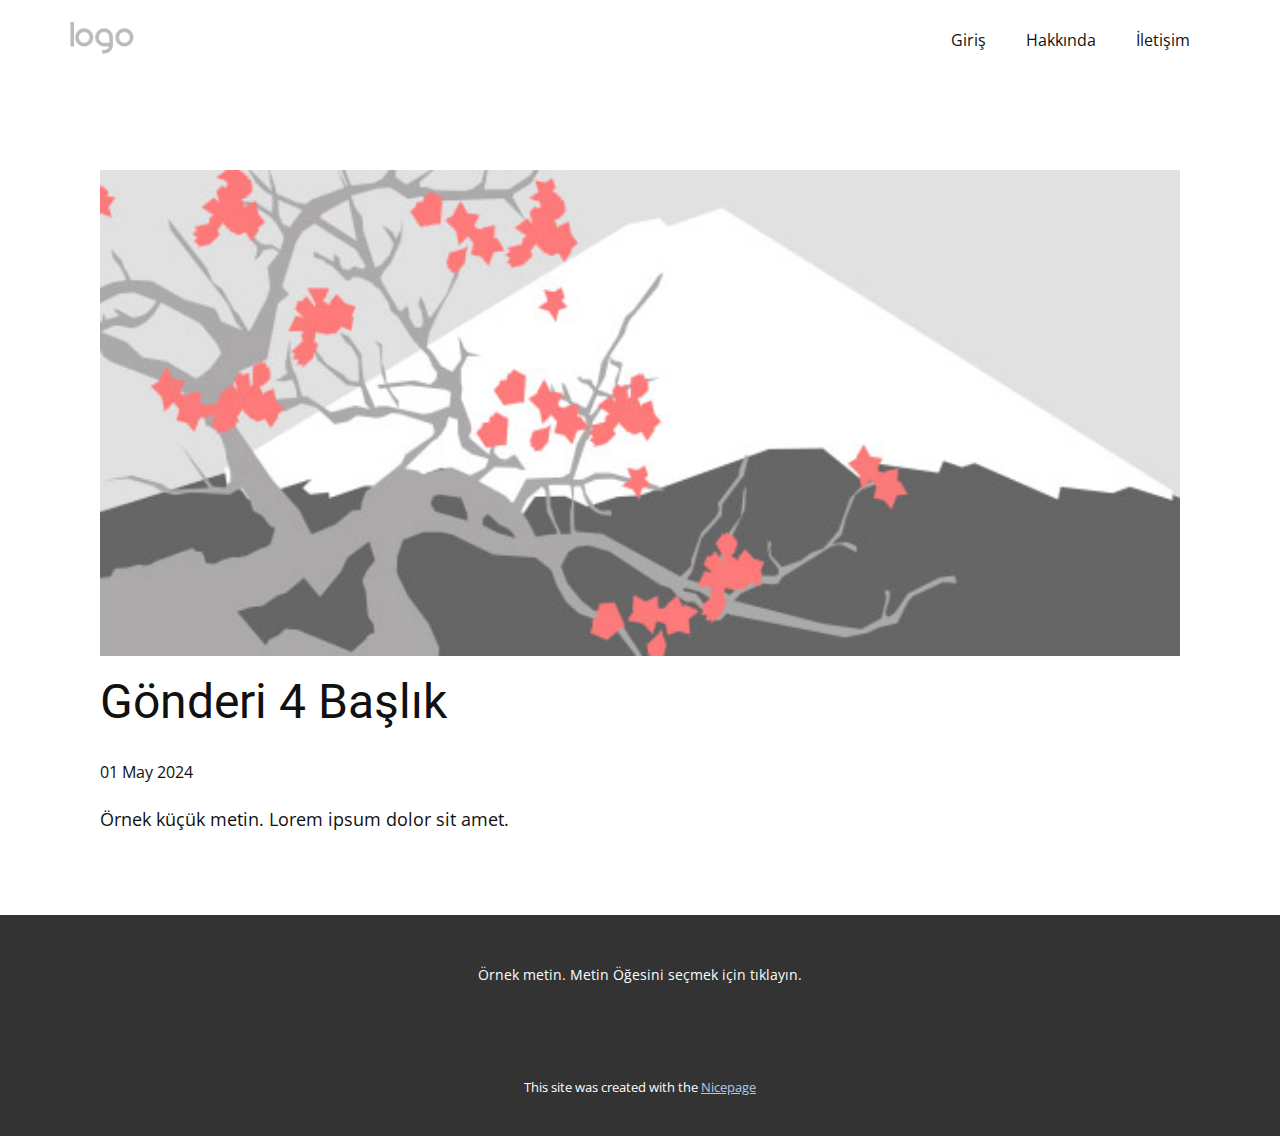
<file: blog/gönderi-3.html>
<!DOCTYPE html>
<html style="font-size: 16px;" lang="tr"><head>
    <meta name="viewport" content="width=device-width, initial-scale=1.0">
    <meta charset="utf-8">
    <meta name="keywords" content="Gönderi 1 Başlık">
    <meta name="description" content="">
    <title>Gönderi 4 Başlık</title>
    <link rel="stylesheet" href="../nicepage.css" media="screen">
<link rel="stylesheet" href="../Post-Template.css" media="screen">
    <script class="u-script" type="text/javascript" src="../jquery.js" defer=""></script>
    <script class="u-script" type="text/javascript" src="../nicepage.js" defer=""></script>
    <meta name="generator" content="Nicepage 6.9.2, nicepage.com">
    <link id="u-theme-google-font" rel="stylesheet" href="https://fonts.googleapis.com/css?family=Roboto:100,100i,300,300i,400,400i,500,500i,700,700i,900,900i|Open+Sans:300,300i,400,400i,500,500i,600,600i,700,700i,800,800i">
    
    
    
    <script type="application/ld+json">{
		"@context": "http://schema.org",
		"@type": "Organization",
		"name": "",
		"logo": "images/default-logo.png"
}</script>
    <meta name="theme-color" content="#478ac9">
  <meta data-intl-tel-input-cdn-path="intlTelInput/"></head>
  <body data-path-to-root="./" data-include-products="false" class="u-body u-xl-mode" data-lang="tr"><header class="u-clearfix u-header u-header" id="sec-3034"><div class="u-clearfix u-sheet u-valign-middle u-sheet-1">
        <a href="#" class="u-image u-logo u-image-1">
          <img src="../images/default-logo.png" class="u-logo-image u-logo-image-1">
        </a>
        <nav class="u-menu u-menu-dropdown u-offcanvas u-menu-1">
          <div class="menu-collapse" style="font-size: 1rem; letter-spacing: 0px;">
            <a class="u-button-style u-custom-left-right-menu-spacing u-custom-padding-bottom u-custom-top-bottom-menu-spacing u-nav-link u-text-active-palette-1-base u-text-hover-palette-2-base" href="#">
              <svg class="u-svg-link" viewBox="0 0 24 24"><use xlink:href="#menu-hamburger"></use></svg>
              <svg class="u-svg-content" version="1.1" id="menu-hamburger" viewBox="0 0 16 16" x="0px" y="0px" xmlns:xlink="http://www.w3.org/1999/xlink" xmlns="http://www.w3.org/2000/svg"><g><rect y="1" width="16" height="2"></rect><rect y="7" width="16" height="2"></rect><rect y="13" width="16" height="2"></rect>
</g></svg>
            </a>
          </div>
          <div class="u-nav-container">
            <ul class="u-nav u-unstyled u-nav-1"><li class="u-nav-item"><a class="u-button-style u-nav-link u-text-active-palette-1-base u-text-hover-palette-2-base" href="../Giriş.html" style="padding: 10px 20px;">Giriş</a>
</li><li class="u-nav-item"><a class="u-button-style u-nav-link u-text-active-palette-1-base u-text-hover-palette-2-base" href="../Hakkında.html" style="padding: 10px 20px;">Hakkında</a>
</li><li class="u-nav-item"><a class="u-button-style u-nav-link u-text-active-palette-1-base u-text-hover-palette-2-base" href="../İletişim.html" style="padding: 10px 20px;">İletişim</a>
</li></ul>
          </div>
          <div class="u-nav-container-collapse">
            <div class="u-black u-container-style u-inner-container-layout u-opacity u-opacity-95 u-sidenav">
              <div class="u-inner-container-layout u-sidenav-overflow">
                <div class="u-menu-close"></div>
                <ul class="u-align-center u-nav u-popupmenu-items u-unstyled u-nav-2"><li class="u-nav-item"><a class="u-button-style u-nav-link" href="../Giriş.html">Giriş</a>
</li><li class="u-nav-item"><a class="u-button-style u-nav-link" href="../Hakkında.html">Hakkında</a>
</li><li class="u-nav-item"><a class="u-button-style u-nav-link" href="../İletişim.html">İletişim</a>
</li></ul>
              </div>
            </div>
            <div class="u-black u-menu-overlay u-opacity u-opacity-70"></div>
          </div>
        </nav>
      </div></header>
    <section class="u-align-center u-clearfix u-section-1" id="sec-5c79">
      <div class="u-clearfix u-sheet u-valign-middle-md u-valign-middle-sm u-valign-middle-xs u-sheet-1"><!--post_details--><!--post_details_options_json--><!--{"source":""}--><!--/post_details_options_json--><!--blog_post-->
        <div class="u-container-style u-expanded-width u-post-details u-post-details-1">
          <div class="u-container-layout u-valign-middle u-container-layout-1"><!--blog_post_image-->
            <img alt="" class="u-blog-control u-expanded-width u-image u-image-default u-image-1" src="../images/0fd3416c.jpeg"><!--/blog_post_image--><!--blog_post_header-->
            <h2 class="u-blog-control u-text u-text-1">Gönderi 4 Başlık</h2><!--/blog_post_header--><!--blog_post_metadata-->
            <div class="u-blog-control u-metadata u-metadata-1"><!--blog_post_metadata_date-->
              <span class="u-meta-date u-meta-icon">01 May 2024</span><!--/blog_post_metadata_date--><!--blog_post_metadata_category-->
              <!--/blog_post_metadata_category--><!--blog_post_metadata_comments-->
              <!--/blog_post_metadata_comments-->
            </div><!--/blog_post_metadata--><!--blog_post_content-->
            <div class="u-align-justify u-blog-control u-post-content u-text u-text-2 fr-view">
  Örnek küçük metin. Lorem ipsum dolor sit amet.
  </div><!--/blog_post_content-->
          </div>
        </div><!--/blog_post--><!--/post_details-->
      </div>
    </section>
    
    
    
    <footer class="u-align-center u-clearfix u-footer u-grey-80 u-footer" id="sec-2a02"><div class="u-clearfix u-sheet u-sheet-1">
        <p class="u-small-text u-text u-text-variant u-text-1">Örnek metin. Metin Öğesini seçmek için tıklayın.</p>
      </div></footer>
    <section class="u-backlink u-clearfix u-grey-80">
      <p class="u-text">
        <span>This site was created with the </span>
        <a class="u-link" href="https://nicepage.com/" target="_blank" rel="nofollow">
          <span>Nicepage</span>
        </a>
      </p>
    </section>
  
</body></html>
</file>
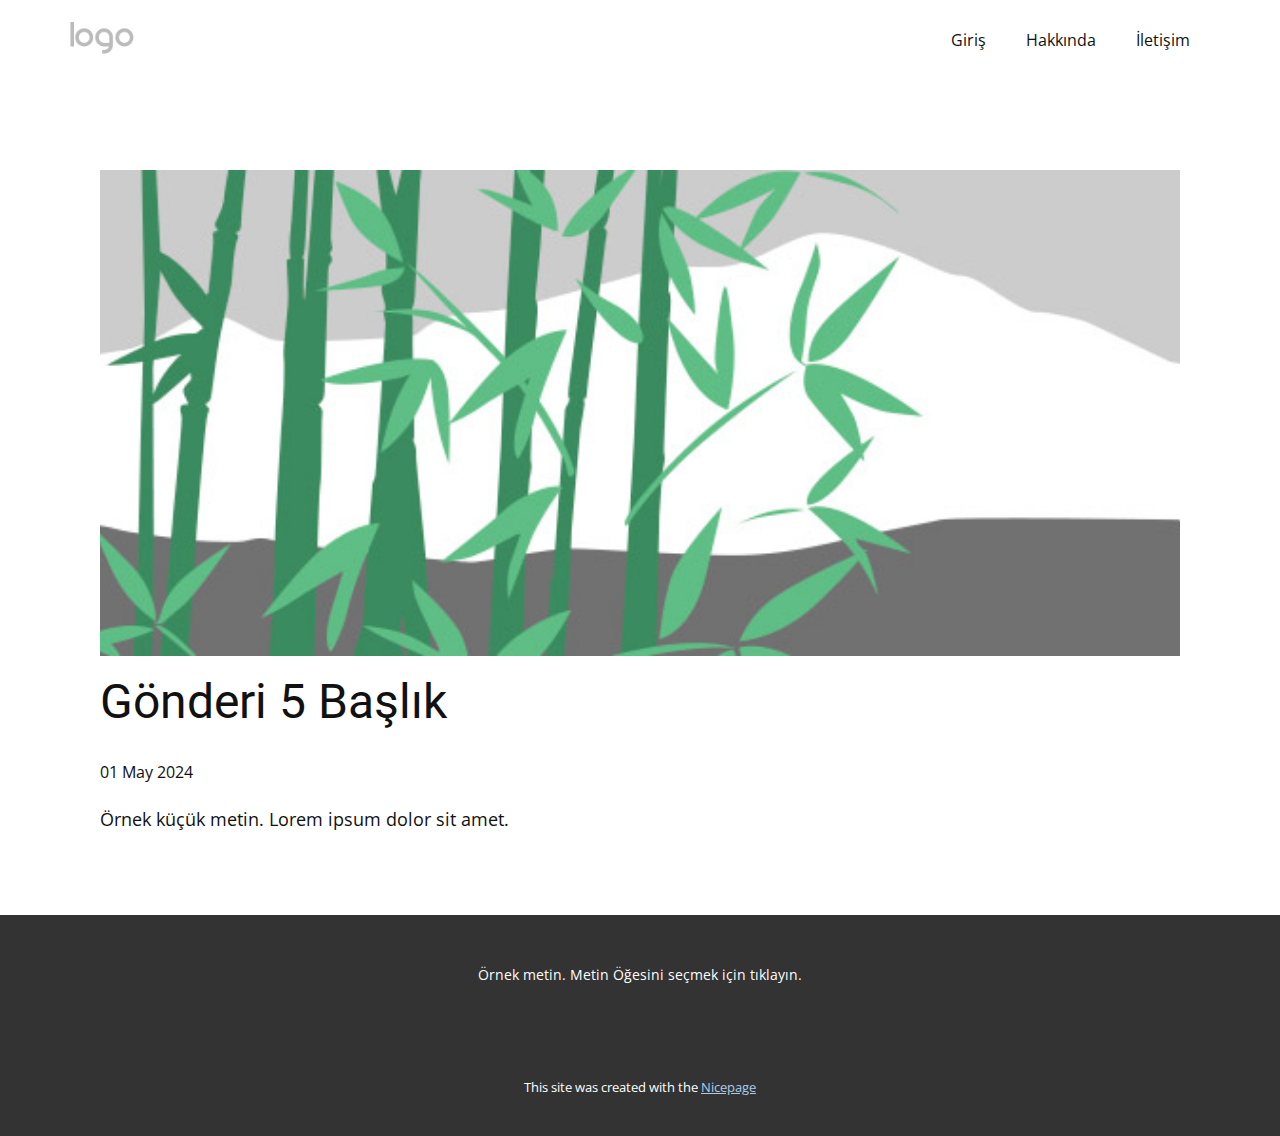
<file: blog/gönderi-4.html>
<!DOCTYPE html>
<html style="font-size: 16px;" lang="tr"><head>
    <meta name="viewport" content="width=device-width, initial-scale=1.0">
    <meta charset="utf-8">
    <meta name="keywords" content="Gönderi 1 Başlık">
    <meta name="description" content="">
    <title>Gönderi 5 Başlık</title>
    <link rel="stylesheet" href="../nicepage.css" media="screen">
<link rel="stylesheet" href="../Post-Template.css" media="screen">
    <script class="u-script" type="text/javascript" src="../jquery.js" defer=""></script>
    <script class="u-script" type="text/javascript" src="../nicepage.js" defer=""></script>
    <meta name="generator" content="Nicepage 6.9.2, nicepage.com">
    <link id="u-theme-google-font" rel="stylesheet" href="https://fonts.googleapis.com/css?family=Roboto:100,100i,300,300i,400,400i,500,500i,700,700i,900,900i|Open+Sans:300,300i,400,400i,500,500i,600,600i,700,700i,800,800i">
    
    
    
    <script type="application/ld+json">{
		"@context": "http://schema.org",
		"@type": "Organization",
		"name": "",
		"logo": "images/default-logo.png"
}</script>
    <meta name="theme-color" content="#478ac9">
  <meta data-intl-tel-input-cdn-path="intlTelInput/"></head>
  <body data-path-to-root="./" data-include-products="false" class="u-body u-xl-mode" data-lang="tr"><header class="u-clearfix u-header u-header" id="sec-3034"><div class="u-clearfix u-sheet u-valign-middle u-sheet-1">
        <a href="#" class="u-image u-logo u-image-1">
          <img src="../images/default-logo.png" class="u-logo-image u-logo-image-1">
        </a>
        <nav class="u-menu u-menu-dropdown u-offcanvas u-menu-1">
          <div class="menu-collapse" style="font-size: 1rem; letter-spacing: 0px;">
            <a class="u-button-style u-custom-left-right-menu-spacing u-custom-padding-bottom u-custom-top-bottom-menu-spacing u-nav-link u-text-active-palette-1-base u-text-hover-palette-2-base" href="#">
              <svg class="u-svg-link" viewBox="0 0 24 24"><use xlink:href="#menu-hamburger"></use></svg>
              <svg class="u-svg-content" version="1.1" id="menu-hamburger" viewBox="0 0 16 16" x="0px" y="0px" xmlns:xlink="http://www.w3.org/1999/xlink" xmlns="http://www.w3.org/2000/svg"><g><rect y="1" width="16" height="2"></rect><rect y="7" width="16" height="2"></rect><rect y="13" width="16" height="2"></rect>
</g></svg>
            </a>
          </div>
          <div class="u-nav-container">
            <ul class="u-nav u-unstyled u-nav-1"><li class="u-nav-item"><a class="u-button-style u-nav-link u-text-active-palette-1-base u-text-hover-palette-2-base" href="../Giriş.html" style="padding: 10px 20px;">Giriş</a>
</li><li class="u-nav-item"><a class="u-button-style u-nav-link u-text-active-palette-1-base u-text-hover-palette-2-base" href="../Hakkında.html" style="padding: 10px 20px;">Hakkında</a>
</li><li class="u-nav-item"><a class="u-button-style u-nav-link u-text-active-palette-1-base u-text-hover-palette-2-base" href="../İletişim.html" style="padding: 10px 20px;">İletişim</a>
</li></ul>
          </div>
          <div class="u-nav-container-collapse">
            <div class="u-black u-container-style u-inner-container-layout u-opacity u-opacity-95 u-sidenav">
              <div class="u-inner-container-layout u-sidenav-overflow">
                <div class="u-menu-close"></div>
                <ul class="u-align-center u-nav u-popupmenu-items u-unstyled u-nav-2"><li class="u-nav-item"><a class="u-button-style u-nav-link" href="../Giriş.html">Giriş</a>
</li><li class="u-nav-item"><a class="u-button-style u-nav-link" href="../Hakkında.html">Hakkında</a>
</li><li class="u-nav-item"><a class="u-button-style u-nav-link" href="../İletişim.html">İletişim</a>
</li></ul>
              </div>
            </div>
            <div class="u-black u-menu-overlay u-opacity u-opacity-70"></div>
          </div>
        </nav>
      </div></header>
    <section class="u-align-center u-clearfix u-section-1" id="sec-5c79">
      <div class="u-clearfix u-sheet u-valign-middle-md u-valign-middle-sm u-valign-middle-xs u-sheet-1"><!--post_details--><!--post_details_options_json--><!--{"source":""}--><!--/post_details_options_json--><!--blog_post-->
        <div class="u-container-style u-expanded-width u-post-details u-post-details-1">
          <div class="u-container-layout u-valign-middle u-container-layout-1"><!--blog_post_image-->
            <img alt="" class="u-blog-control u-expanded-width u-image u-image-default u-image-1" src="../images/68f64b9d.jpeg"><!--/blog_post_image--><!--blog_post_header-->
            <h2 class="u-blog-control u-text u-text-1">Gönderi 5 Başlık</h2><!--/blog_post_header--><!--blog_post_metadata-->
            <div class="u-blog-control u-metadata u-metadata-1"><!--blog_post_metadata_date-->
              <span class="u-meta-date u-meta-icon">01 May 2024</span><!--/blog_post_metadata_date--><!--blog_post_metadata_category-->
              <!--/blog_post_metadata_category--><!--blog_post_metadata_comments-->
              <!--/blog_post_metadata_comments-->
            </div><!--/blog_post_metadata--><!--blog_post_content-->
            <div class="u-align-justify u-blog-control u-post-content u-text u-text-2 fr-view">
  Örnek küçük metin. Lorem ipsum dolor sit amet.
  </div><!--/blog_post_content-->
          </div>
        </div><!--/blog_post--><!--/post_details-->
      </div>
    </section>
    
    
    
    <footer class="u-align-center u-clearfix u-footer u-grey-80 u-footer" id="sec-2a02"><div class="u-clearfix u-sheet u-sheet-1">
        <p class="u-small-text u-text u-text-variant u-text-1">Örnek metin. Metin Öğesini seçmek için tıklayın.</p>
      </div></footer>
    <section class="u-backlink u-clearfix u-grey-80">
      <p class="u-text">
        <span>This site was created with the </span>
        <a class="u-link" href="https://nicepage.com/" target="_blank" rel="nofollow">
          <span>Nicepage</span>
        </a>
      </p>
    </section>
  
</body></html>
</file>
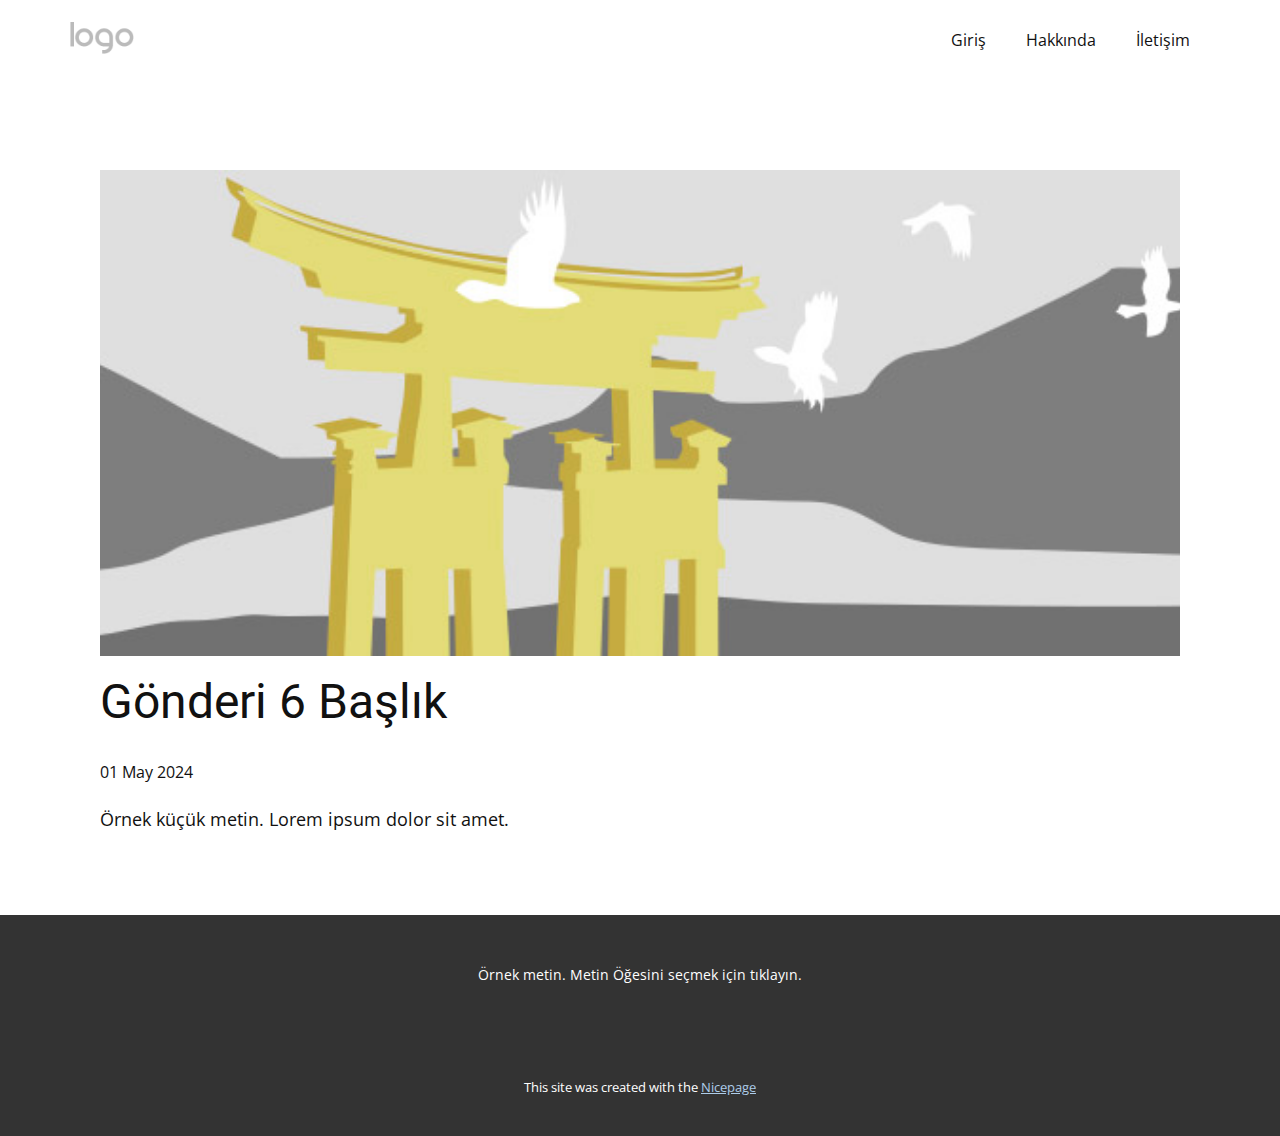
<file: blog/gönderi-5.html>
<!DOCTYPE html>
<html style="font-size: 16px;" lang="tr"><head>
    <meta name="viewport" content="width=device-width, initial-scale=1.0">
    <meta charset="utf-8">
    <meta name="keywords" content="Gönderi 1 Başlık">
    <meta name="description" content="">
    <title>Gönderi 6 Başlık</title>
    <link rel="stylesheet" href="../nicepage.css" media="screen">
<link rel="stylesheet" href="../Post-Template.css" media="screen">
    <script class="u-script" type="text/javascript" src="../jquery.js" defer=""></script>
    <script class="u-script" type="text/javascript" src="../nicepage.js" defer=""></script>
    <meta name="generator" content="Nicepage 6.9.2, nicepage.com">
    <link id="u-theme-google-font" rel="stylesheet" href="https://fonts.googleapis.com/css?family=Roboto:100,100i,300,300i,400,400i,500,500i,700,700i,900,900i|Open+Sans:300,300i,400,400i,500,500i,600,600i,700,700i,800,800i">
    
    
    
    <script type="application/ld+json">{
		"@context": "http://schema.org",
		"@type": "Organization",
		"name": "",
		"logo": "images/default-logo.png"
}</script>
    <meta name="theme-color" content="#478ac9">
  <meta data-intl-tel-input-cdn-path="intlTelInput/"></head>
  <body data-path-to-root="./" data-include-products="false" class="u-body u-xl-mode" data-lang="tr"><header class="u-clearfix u-header u-header" id="sec-3034"><div class="u-clearfix u-sheet u-valign-middle u-sheet-1">
        <a href="#" class="u-image u-logo u-image-1">
          <img src="../images/default-logo.png" class="u-logo-image u-logo-image-1">
        </a>
        <nav class="u-menu u-menu-dropdown u-offcanvas u-menu-1">
          <div class="menu-collapse" style="font-size: 1rem; letter-spacing: 0px;">
            <a class="u-button-style u-custom-left-right-menu-spacing u-custom-padding-bottom u-custom-top-bottom-menu-spacing u-nav-link u-text-active-palette-1-base u-text-hover-palette-2-base" href="#">
              <svg class="u-svg-link" viewBox="0 0 24 24"><use xlink:href="#menu-hamburger"></use></svg>
              <svg class="u-svg-content" version="1.1" id="menu-hamburger" viewBox="0 0 16 16" x="0px" y="0px" xmlns:xlink="http://www.w3.org/1999/xlink" xmlns="http://www.w3.org/2000/svg"><g><rect y="1" width="16" height="2"></rect><rect y="7" width="16" height="2"></rect><rect y="13" width="16" height="2"></rect>
</g></svg>
            </a>
          </div>
          <div class="u-nav-container">
            <ul class="u-nav u-unstyled u-nav-1"><li class="u-nav-item"><a class="u-button-style u-nav-link u-text-active-palette-1-base u-text-hover-palette-2-base" href="../Giriş.html" style="padding: 10px 20px;">Giriş</a>
</li><li class="u-nav-item"><a class="u-button-style u-nav-link u-text-active-palette-1-base u-text-hover-palette-2-base" href="../Hakkında.html" style="padding: 10px 20px;">Hakkında</a>
</li><li class="u-nav-item"><a class="u-button-style u-nav-link u-text-active-palette-1-base u-text-hover-palette-2-base" href="../İletişim.html" style="padding: 10px 20px;">İletişim</a>
</li></ul>
          </div>
          <div class="u-nav-container-collapse">
            <div class="u-black u-container-style u-inner-container-layout u-opacity u-opacity-95 u-sidenav">
              <div class="u-inner-container-layout u-sidenav-overflow">
                <div class="u-menu-close"></div>
                <ul class="u-align-center u-nav u-popupmenu-items u-unstyled u-nav-2"><li class="u-nav-item"><a class="u-button-style u-nav-link" href="../Giriş.html">Giriş</a>
</li><li class="u-nav-item"><a class="u-button-style u-nav-link" href="../Hakkında.html">Hakkında</a>
</li><li class="u-nav-item"><a class="u-button-style u-nav-link" href="../İletişim.html">İletişim</a>
</li></ul>
              </div>
            </div>
            <div class="u-black u-menu-overlay u-opacity u-opacity-70"></div>
          </div>
        </nav>
      </div></header>
    <section class="u-align-center u-clearfix u-section-1" id="sec-5c79">
      <div class="u-clearfix u-sheet u-valign-middle-md u-valign-middle-sm u-valign-middle-xs u-sheet-1"><!--post_details--><!--post_details_options_json--><!--{"source":""}--><!--/post_details_options_json--><!--blog_post-->
        <div class="u-container-style u-expanded-width u-post-details u-post-details-1">
          <div class="u-container-layout u-valign-middle u-container-layout-1"><!--blog_post_image-->
            <img alt="" class="u-blog-control u-expanded-width u-image u-image-default u-image-1" src="../images/8ad73f3c.jpeg"><!--/blog_post_image--><!--blog_post_header-->
            <h2 class="u-blog-control u-text u-text-1">Gönderi 6 Başlık</h2><!--/blog_post_header--><!--blog_post_metadata-->
            <div class="u-blog-control u-metadata u-metadata-1"><!--blog_post_metadata_date-->
              <span class="u-meta-date u-meta-icon">01 May 2024</span><!--/blog_post_metadata_date--><!--blog_post_metadata_category-->
              <!--/blog_post_metadata_category--><!--blog_post_metadata_comments-->
              <!--/blog_post_metadata_comments-->
            </div><!--/blog_post_metadata--><!--blog_post_content-->
            <div class="u-align-justify u-blog-control u-post-content u-text u-text-2 fr-view">
  Örnek küçük metin. Lorem ipsum dolor sit amet.
  </div><!--/blog_post_content-->
          </div>
        </div><!--/blog_post--><!--/post_details-->
      </div>
    </section>
    
    
    
    <footer class="u-align-center u-clearfix u-footer u-grey-80 u-footer" id="sec-2a02"><div class="u-clearfix u-sheet u-sheet-1">
        <p class="u-small-text u-text u-text-variant u-text-1">Örnek metin. Metin Öğesini seçmek için tıklayın.</p>
      </div></footer>
    <section class="u-backlink u-clearfix u-grey-80">
      <p class="u-text">
        <span>This site was created with the </span>
        <a class="u-link" href="https://nicepage.com/" target="_blank" rel="nofollow">
          <span>Nicepage</span>
        </a>
      </p>
    </section>
  
</body></html>
</file>
